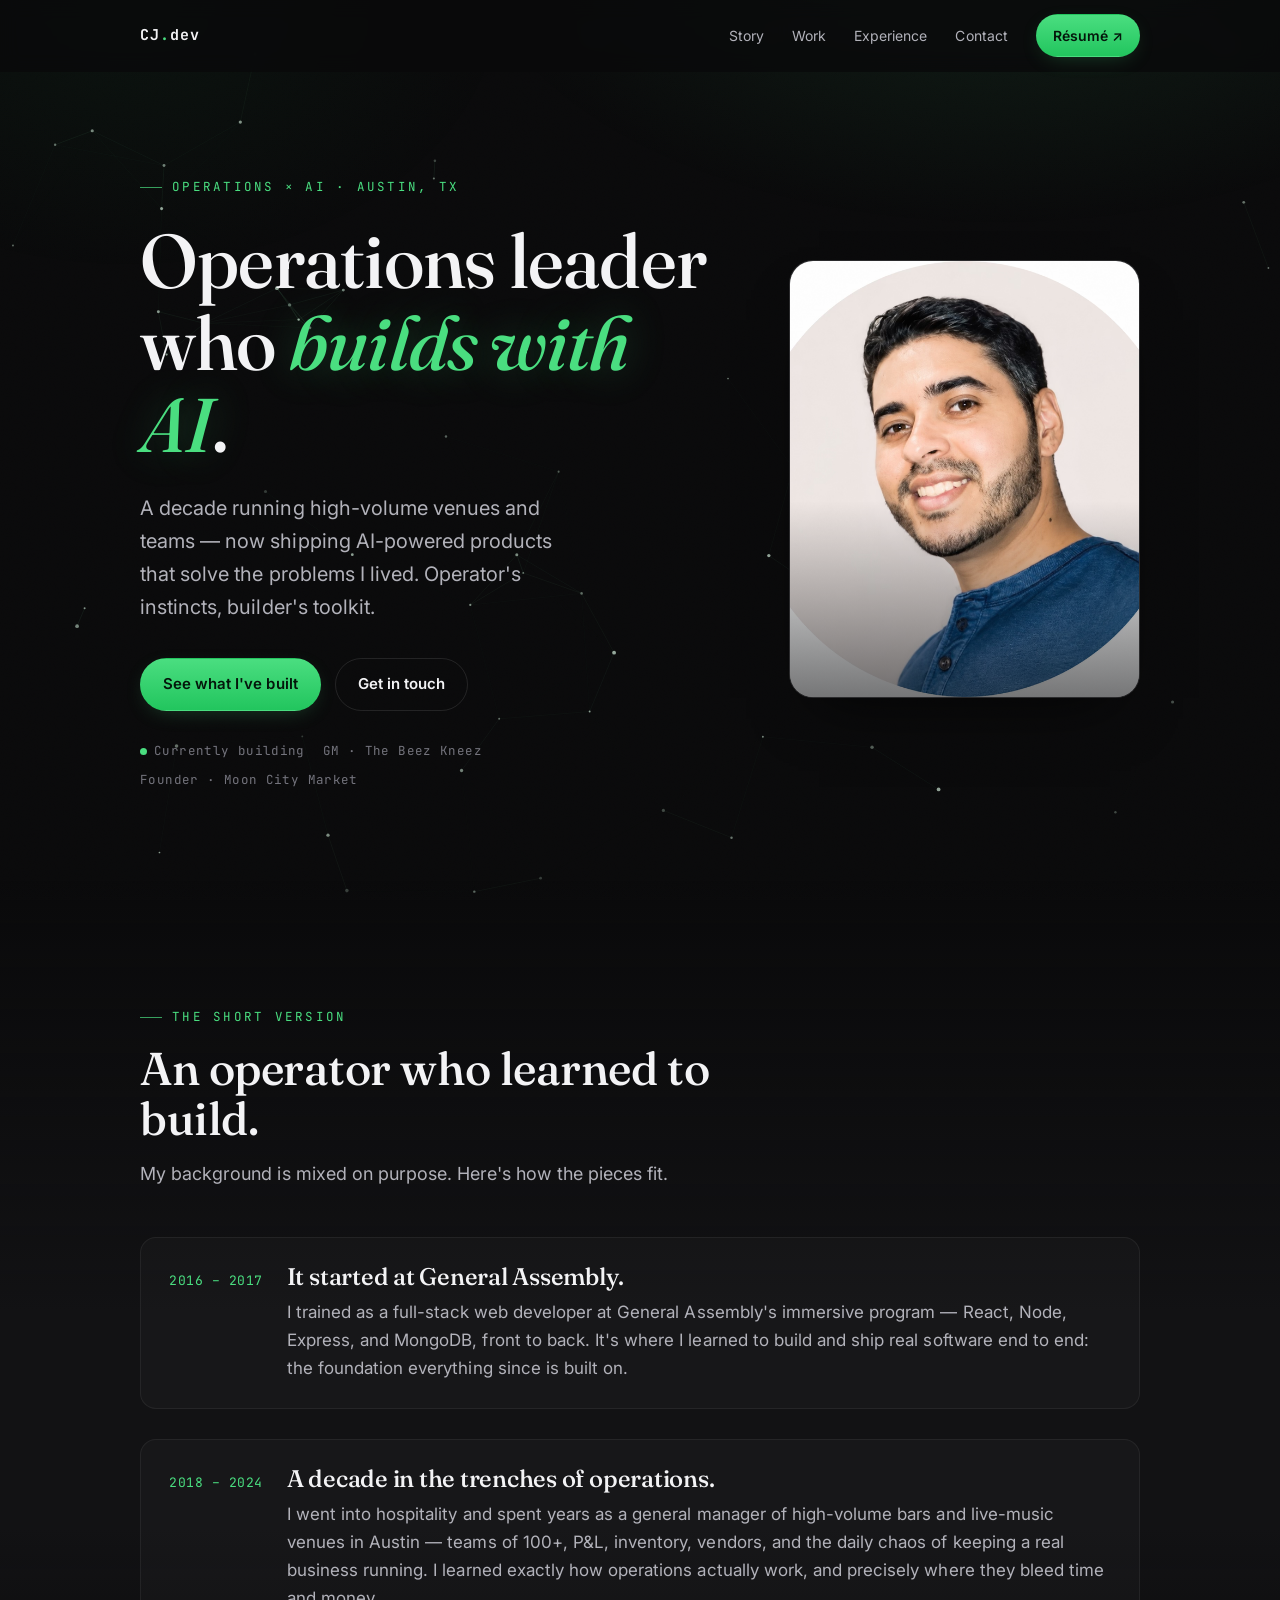
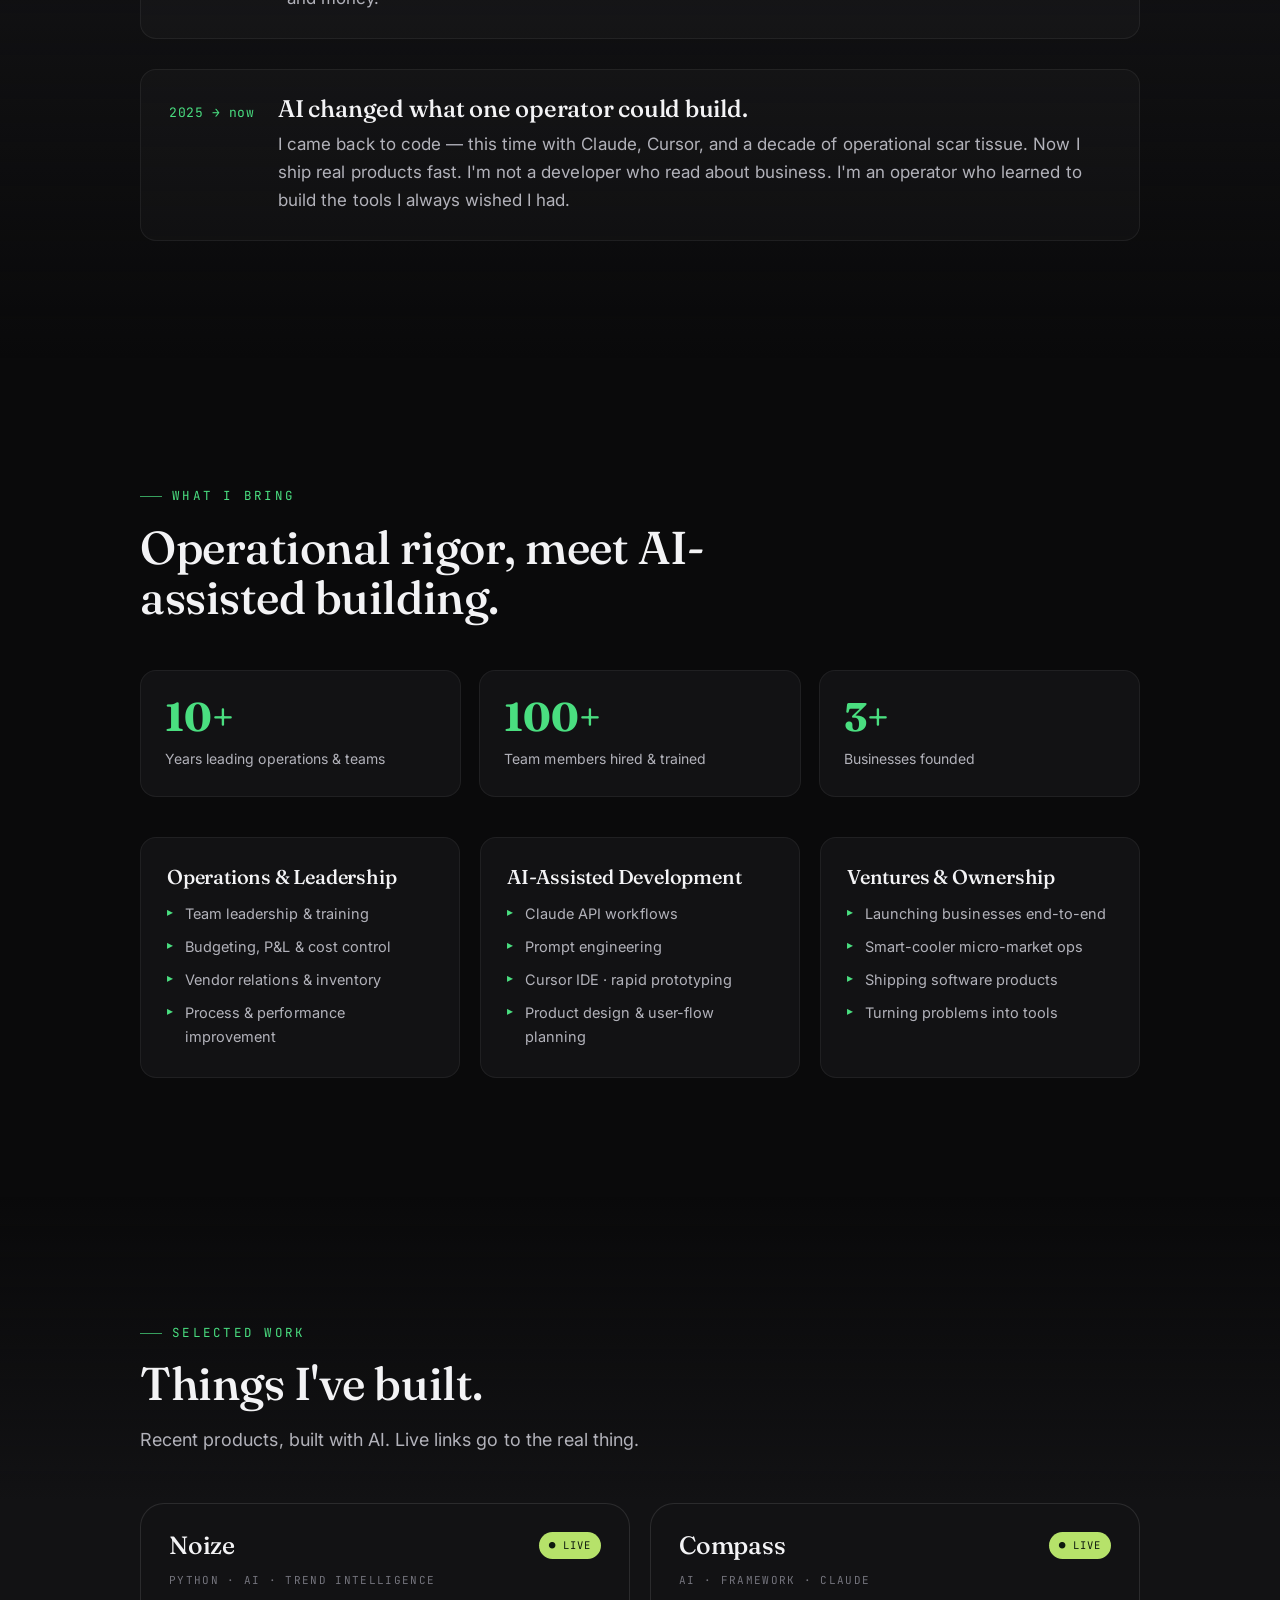
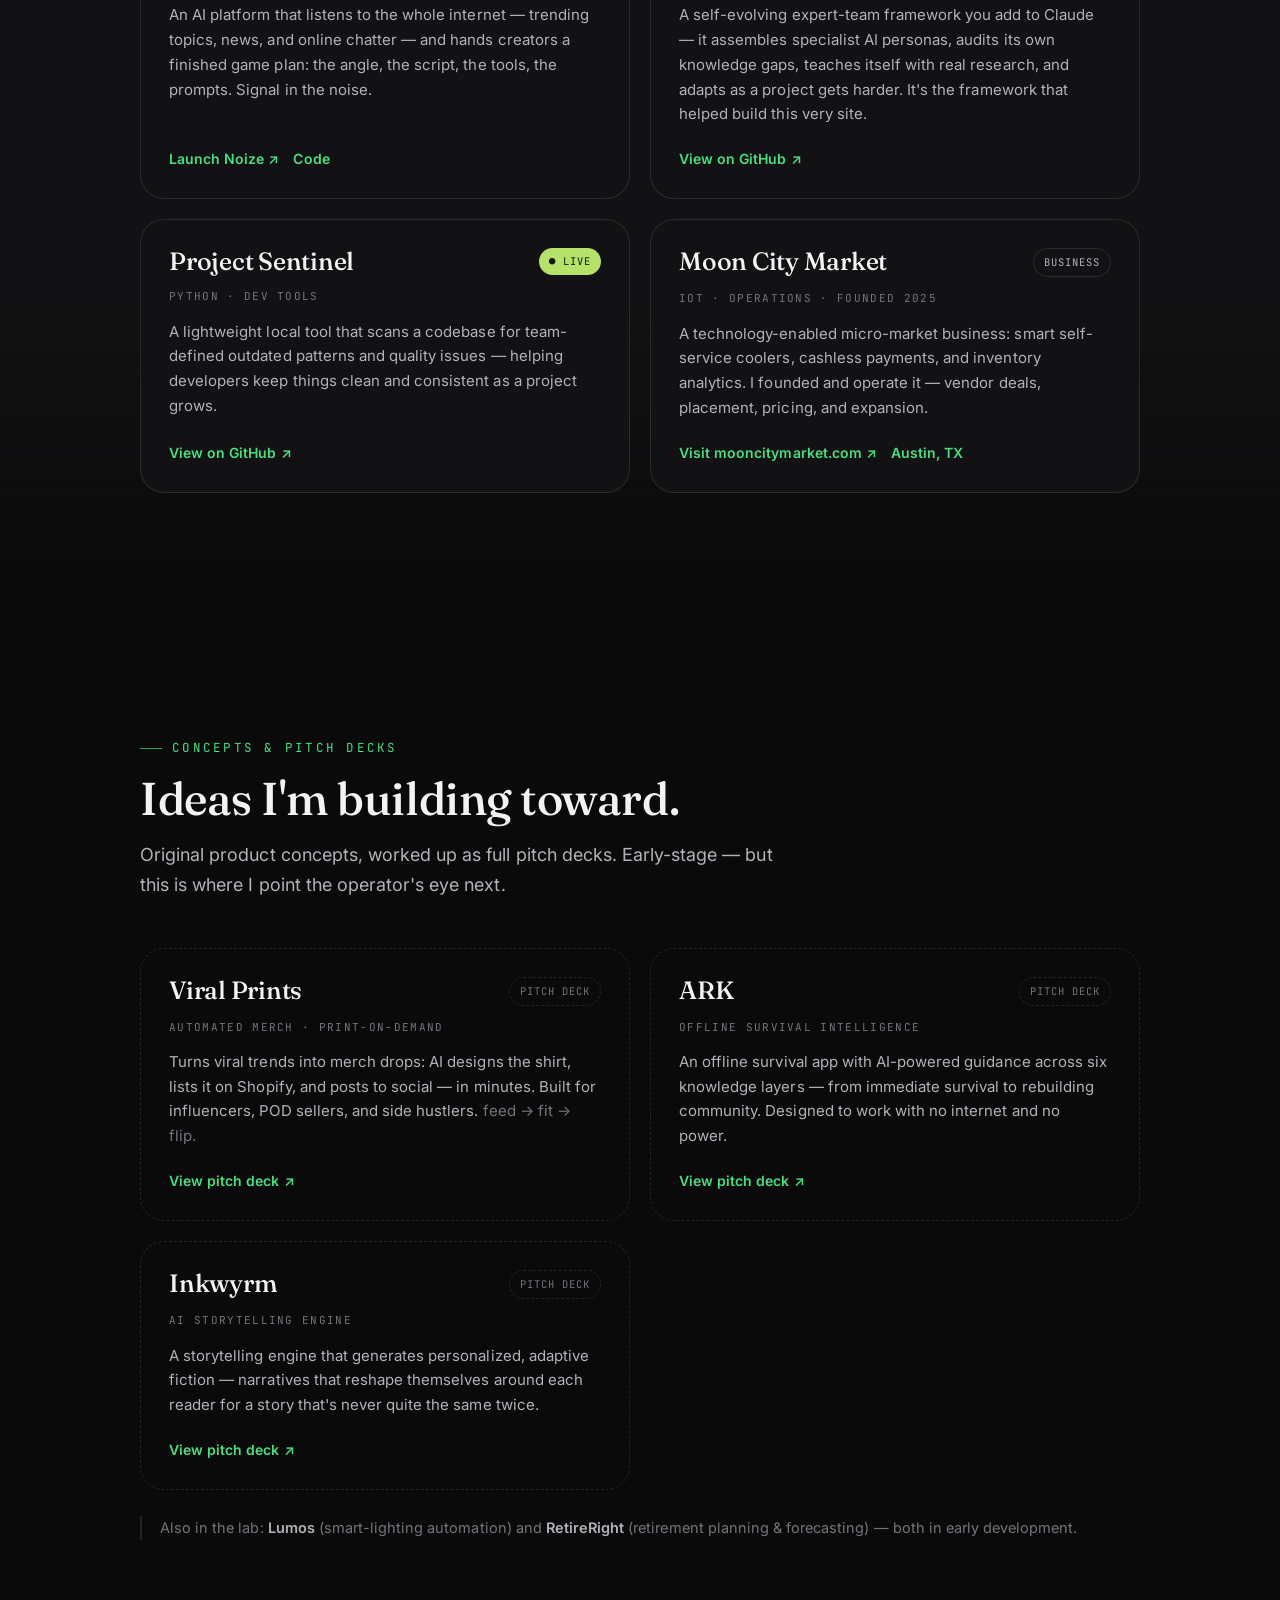
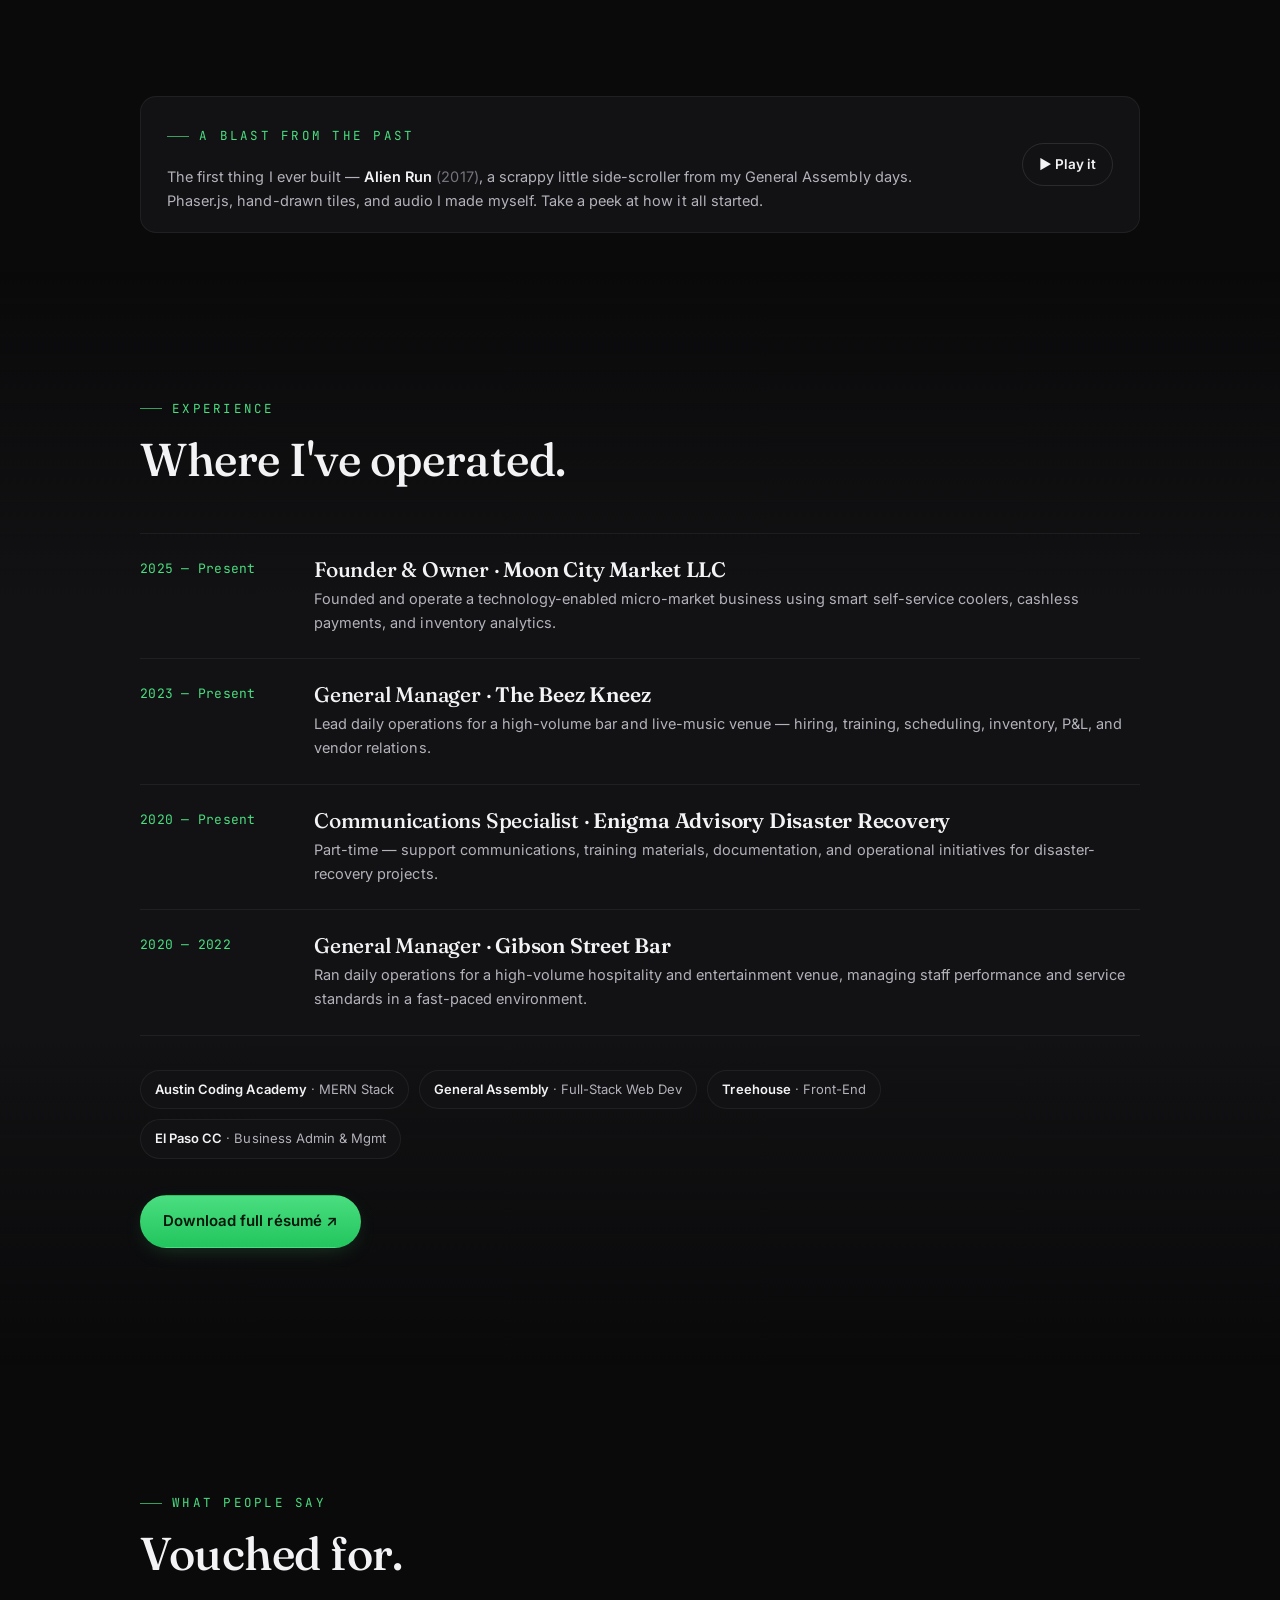
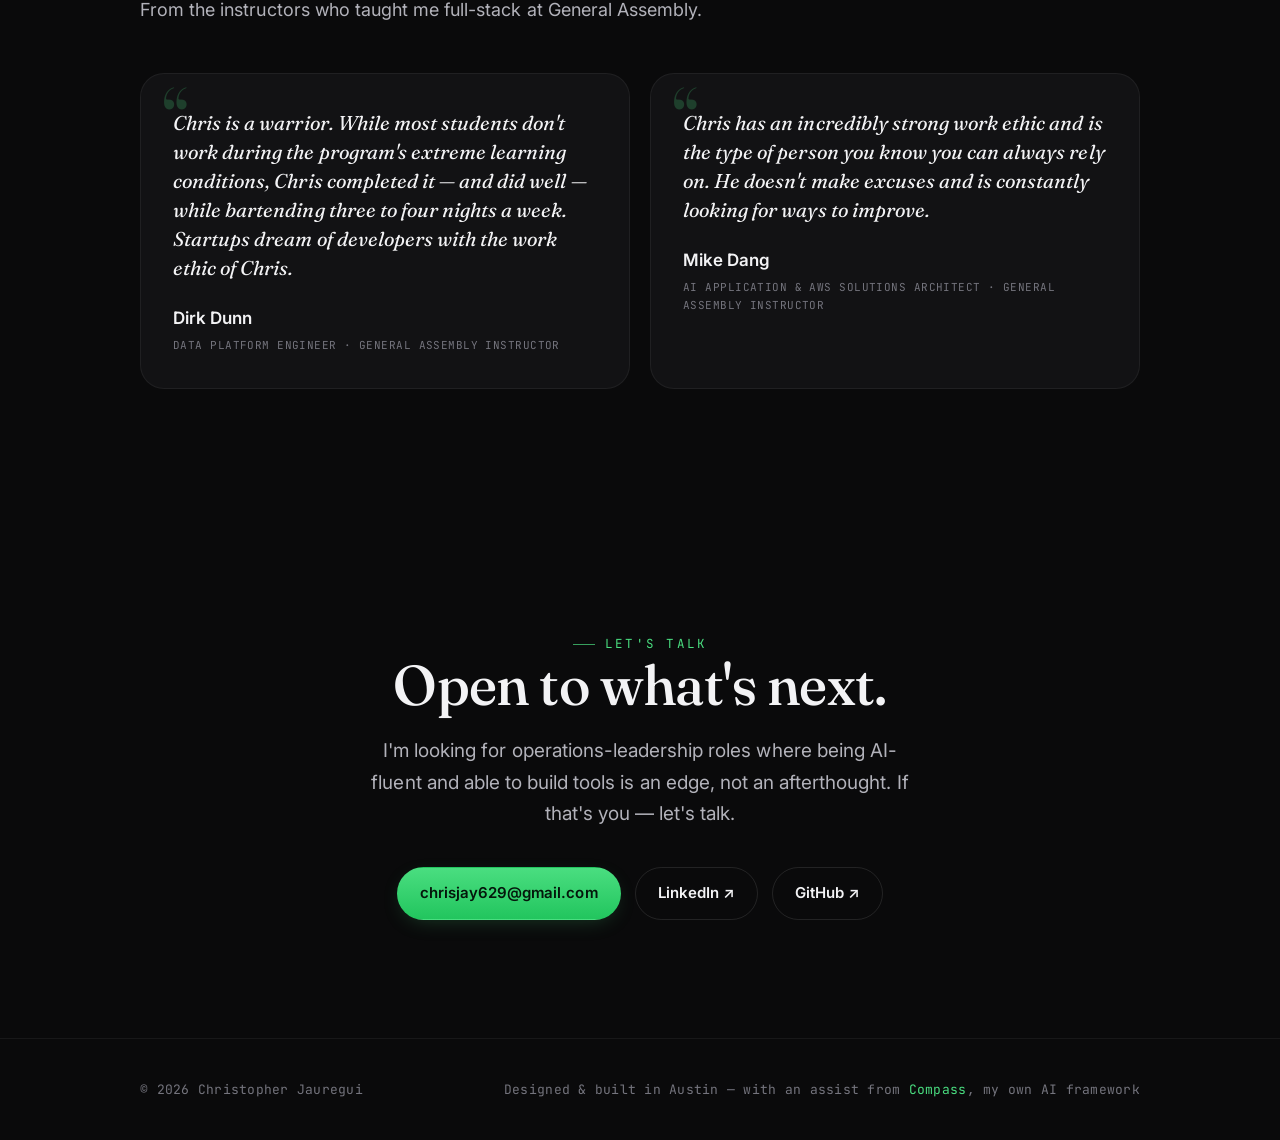
<file: index.html>
<!DOCTYPE html>
<html lang="en">
<head>
  <meta charset="UTF-8" />
  <meta name="viewport" content="width=device-width, initial-scale=1" />
  <title>Christopher Jauregui — Operations Leader &amp; AI Builder</title>
  <meta name="description" content="Christopher Jauregui — operations leader and entrepreneur in Austin, TX who builds AI-powered products. A decade running high-volume venues, now shipping software with AI." />
  <meta name="robots" content="index, follow" />
  <link rel="shortcut icon" href="img/headshot.png" />

  <!-- Open Graph -->
  <meta property="og:title" content="Christopher Jauregui — Operations Leader &amp; AI Builder" />
  <meta property="og:description" content="An operator who learned to build. A decade running high-volume venues, now shipping AI-powered products." />
  <meta property="og:type" content="website" />

  <!-- Fonts -->
  <link rel="preconnect" href="https://fonts.googleapis.com" />
  <link rel="preconnect" href="https://fonts.gstatic.com" crossorigin />
  <link href="https://fonts.googleapis.com/css2?family=Fraunces:ital,opsz,wght@0,9..144,400;0,9..144,500;1,9..144,500&family=Inter:wght@400;500;600;700&family=JetBrains+Mono:wght@400;700&display=swap" rel="stylesheet" />

  <link rel="stylesheet" href="css/site.css" />
</head>
<body>

  <!-- Ambient floating-node network -->
  <canvas id="bg-nodes" aria-hidden="true"></canvas>

  <!-- ============ NAV ============ -->
  <nav class="nav" id="nav">
    <div class="nav__inner">
      <a href="#top" class="mono-logo">CJ<b>.</b>dev</a>
      <div class="nav__links">
        <a href="#story">Story</a>
        <a href="#work">Work</a>
        <a href="#experience">Experience</a>
        <a href="#contact">Contact</a>
        <a href="resume.pdf" class="btn btn-primary btn-sm" target="_blank" rel="noopener">Résumé ↗</a>
      </div>
    </div>
  </nav>

  <!-- ============ HERO ============ -->
  <header class="hero" id="top">
    <div class="wrap hero__grid">
      <div>
        <span class="kicker">Operations × AI · Austin, TX</span>
        <h1>Operations leader who <span class="em">builds with AI</span>.</h1>
        <p class="hero__sub">A decade running high-volume venues and teams — now shipping AI-powered products that solve the problems I lived. Operator's instincts, builder's toolkit.</p>
        <div class="hero__cta">
          <a href="#work" class="btn btn-primary">See what I've built</a>
          <a href="#contact" class="btn btn-ghost">Get in touch</a>
        </div>
        <div class="hero__status">
          <span><span class="pulse"></span>Currently building</span>
          <span>GM · The Beez Kneez</span>
          <span>Founder · Moon City Market</span>
        </div>
      </div>
      <div class="portrait reveal">
        <img src="img/headshot.png" alt="Christopher Jauregui" />
      </div>
    </div>
  </header>

  <main>

    <!-- ============ STORY ============ -->
    <section class="story" id="story">
      <div class="wrap">
        <div class="sec-head reveal">
          <span class="kicker">The short version</span>
          <h2>An operator who learned to build.</h2>
          <p>My background is mixed on purpose. Here's how the pieces fit.</p>
        </div>

        <div class="story__beats">
          <div class="beat reveal">
            <div class="beat__yr">2016 – 2017</div>
            <div>
              <h3>It started at General Assembly.</h3>
              <p>I trained as a full-stack web developer at General Assembly's immersive program — React, Node, Express, and MongoDB, front to back. It's where I learned to build and ship real software end to end: the foundation everything since is built on.</p>
            </div>
          </div>
          <div class="beat reveal">
            <div class="beat__yr">2018 – 2024</div>
            <div>
              <h3>A decade in the trenches of operations.</h3>
              <p>I went into hospitality and spent years as a general manager of high-volume bars and live-music venues in Austin — teams of 100+, P&amp;L, inventory, vendors, and the daily chaos of keeping a real business running. I learned exactly how operations actually work, and precisely where they bleed time and money.</p>
            </div>
          </div>
          <div class="beat reveal">
            <div class="beat__yr">2025 → now</div>
            <div>
              <h3>AI changed what one operator could build.</h3>
              <p>I came back to code — this time with Claude, Cursor, and a decade of operational scar tissue. Now I ship real products fast. I'm not a developer who read about business. I'm an operator who learned to build the tools I always wished I had.</p>
            </div>
          </div>
        </div>
      </div>
    </section>

    <!-- ============ WHAT I DO ============ -->
    <section id="do">
      <div class="wrap">
        <div class="sec-head reveal">
          <span class="kicker">What I bring</span>
          <h2>Operational rigor, meet AI-assisted building.</h2>
        </div>

        <div class="stats reveal">
          <div class="stat"><b>10+</b><span>Years leading operations &amp; teams</span></div>
          <div class="stat"><b>100+</b><span>Team members hired &amp; trained</span></div>
          <div class="stat"><b>3+</b><span>Businesses founded</span></div>
        </div>

        <div class="caps">
          <div class="cap reveal">
            <h3>Operations &amp; Leadership</h3>
            <ul>
              <li>Team leadership &amp; training</li>
              <li>Budgeting, P&amp;L &amp; cost control</li>
              <li>Vendor relations &amp; inventory</li>
              <li>Process &amp; performance improvement</li>
            </ul>
          </div>
          <div class="cap reveal">
            <h3>AI-Assisted Development</h3>
            <ul>
              <li>Claude API workflows</li>
              <li>Prompt engineering</li>
              <li>Cursor IDE · rapid prototyping</li>
              <li>Product design &amp; user-flow planning</li>
            </ul>
          </div>
          <div class="cap reveal">
            <h3>Ventures &amp; Ownership</h3>
            <ul>
              <li>Launching businesses end-to-end</li>
              <li>Smart-cooler micro-market ops</li>
              <li>Shipping software products</li>
              <li>Turning problems into tools</li>
            </ul>
          </div>
        </div>
      </div>
    </section>

    <!-- ============ WORK ============ -->
    <section id="work" style="background: linear-gradient(180deg, transparent, var(--bg-2) 30%, var(--bg-2) 70%, transparent);">
      <div class="wrap">
        <div class="sec-head reveal">
          <span class="kicker">Selected work</span>
          <h2>Things I've built.</h2>
          <p>Recent products, built with AI. Live links go to the real thing.</p>
        </div>

        <div class="cards">

          <article class="card reveal">
            <div class="card__top">
              <h3>Noize</h3>
              <span class="badge badge-live">Live</span>
            </div>
            <div class="card__tag">Python · AI · Trend Intelligence</div>
            <p>An AI platform that listens to the whole internet — trending topics, news, and online chatter — and hands creators a finished game plan: the angle, the script, the tools, the prompts. Signal in the noise.</p>
            <div class="card__foot">
              <a class="card__link" href="https://noize-production.up.railway.app/" target="_blank" rel="noopener">Launch Noize ↗</a>
              <a class="card__link dim" href="https://github.com/chrisjay629/NOIZE" target="_blank" rel="noopener">Code</a>
            </div>
          </article>

          <article class="card reveal">
            <div class="card__top">
              <h3>Compass</h3>
              <span class="badge badge-live">Live</span>
            </div>
            <div class="card__tag">AI · Framework · Claude</div>
            <p>A self-evolving expert-team framework you add to Claude — it assembles specialist AI personas, audits its own knowledge gaps, teaches itself with real research, and adapts as a project gets harder. It's the framework that helped build this very site.</p>
            <div class="card__foot">
              <a class="card__link" href="https://github.com/chrisjay629/compass" target="_blank" rel="noopener">View on GitHub ↗</a>
            </div>
          </article>

          <article class="card reveal">
            <div class="card__top">
              <h3>Project Sentinel</h3>
              <span class="badge badge-live">Live</span>
            </div>
            <div class="card__tag">Python · Dev Tools</div>
            <p>A lightweight local tool that scans a codebase for team-defined outdated patterns and quality issues — helping developers keep things clean and consistent as a project grows.</p>
            <div class="card__foot">
              <a class="card__link" href="https://github.com/chrisjay629/project-sentinel" target="_blank" rel="noopener">View on GitHub ↗</a>
            </div>
          </article>

          <article class="card reveal">
            <div class="card__top">
              <h3>Moon City Market</h3>
              <span class="badge badge-biz">Business</span>
            </div>
            <div class="card__tag">IoT · Operations · Founded 2025</div>
            <p>A technology-enabled micro-market business: smart self-service coolers, cashless payments, and inventory analytics. I founded and operate it — vendor deals, placement, pricing, and expansion.</p>
            <div class="card__foot">
              <a class="card__link" href="https://www.mooncitymarket.com/" target="_blank" rel="noopener">Visit mooncitymarket.com ↗</a>
              <span class="card__link dim">Austin, TX</span>
            </div>
          </article>

        </div>
      </div>
    </section>

    <!-- ============ CONCEPTS / PITCH DECKS ============ -->
    <section id="concepts">
      <div class="wrap">
        <div class="sec-head reveal">
          <span class="kicker">Concepts &amp; pitch decks</span>
          <h2>Ideas I'm building toward.</h2>
          <p>Original product concepts, worked up as full pitch decks. Early-stage — but this is where I point the operator's eye next.</p>
        </div>

        <div class="cards">

          <article class="card card--concept reveal">
            <div class="card__top">
              <h3>Viral Prints</h3>
              <span class="badge badge-concept">Pitch deck</span>
            </div>
            <div class="card__tag">Automated Merch · Print-on-Demand</div>
            <p>Turns viral trends into merch drops: AI designs the shirt, lists it on Shopify, and posts to social — in minutes. Built for influencers, POD sellers, and side hustlers. <span class="dim">feed → fit → flip.</span></p>
            <div class="card__foot">
              <a class="card__link" href="decks/viral-prints.html" target="_blank" rel="noopener">View pitch deck ↗</a>
            </div>
          </article>

          <article class="card card--concept reveal">
            <div class="card__top">
              <h3>ARK</h3>
              <span class="badge badge-concept">Pitch deck</span>
            </div>
            <div class="card__tag">Offline Survival Intelligence</div>
            <p>An offline survival app with AI-powered guidance across six knowledge layers — from immediate survival to rebuilding community. Designed to work with no internet and no power.</p>
            <div class="card__foot">
              <a class="card__link" href="decks/ark.html" target="_blank" rel="noopener">View pitch deck ↗</a>
            </div>
          </article>

          <article class="card card--concept reveal">
            <div class="card__top">
              <h3>Inkwyrm</h3>
              <span class="badge badge-concept">Pitch deck</span>
            </div>
            <div class="card__tag">AI Storytelling Engine</div>
            <p>A storytelling engine that generates personalized, adaptive fiction — narratives that reshape themselves around each reader for a story that's never quite the same twice.</p>
            <div class="card__foot">
              <a class="card__link" href="decks/inkwyrm.html" target="_blank" rel="noopener">View pitch deck ↗</a>
            </div>
          </article>

        </div>

        <p class="also-exploring reveal">Also in the lab: <b>Lumos</b> (smart-lighting automation) and <b>RetireRight</b> (retirement planning &amp; forecasting) — both in early development.</p>
      </div>
    </section>

    <!-- ============ ORIGIN / ALIEN RUN (light aside) ============ -->
    <section id="origin" class="origin-snippet">
      <div class="wrap">
        <div class="snippet reveal">
          <div class="snippet__text">
            <span class="kicker">A blast from the past</span>
            <p>The first thing I ever built — <b>Alien Run</b> <span class="dim">(2017)</span>, a scrappy little side-scroller from my General Assembly days. Phaser.js, hand-drawn tiles, and audio I made myself. Take a peek at how it all started.</p>
          </div>
          <a href="https://chrisjay629.github.io/AdventureGame.github.io/" class="btn btn-ghost btn-sm" target="_blank" rel="noopener">▶ Play it</a>
        </div>
      </div>
    </section>

    <!-- ============ EXPERIENCE ============ -->
    <section id="experience" style="background: linear-gradient(180deg, transparent, var(--bg-2) 30%, var(--bg-2) 70%, transparent);">
      <div class="wrap">
        <div class="sec-head reveal">
          <span class="kicker">Experience</span>
          <h2>Where I've operated.</h2>
        </div>

        <div class="tl">
          <div class="tl__row reveal">
            <div class="tl__when">2025 — Present</div>
            <div class="tl__what">
              <h3>Founder &amp; Owner · <span class="org">Moon City Market LLC</span></h3>
              <p>Founded and operate a technology-enabled micro-market business using smart self-service coolers, cashless payments, and inventory analytics.</p>
            </div>
          </div>
          <div class="tl__row reveal">
            <div class="tl__when">2023 — Present</div>
            <div class="tl__what">
              <h3>General Manager · <span class="org">The Beez Kneez</span></h3>
              <p>Lead daily operations for a high-volume bar and live-music venue — hiring, training, scheduling, inventory, P&amp;L, and vendor relations.</p>
            </div>
          </div>
          <div class="tl__row reveal">
            <div class="tl__when">2020 — Present</div>
            <div class="tl__what">
              <h3>Communications Specialist · <span class="org">Enigma Advisory Disaster Recovery</span></h3>
              <p>Part-time — support communications, training materials, documentation, and operational initiatives for disaster-recovery projects.</p>
            </div>
          </div>
          <div class="tl__row reveal">
            <div class="tl__when">2020 — 2022</div>
            <div class="tl__what">
              <h3>General Manager · <span class="org">Gibson Street Bar</span></h3>
              <p>Ran daily operations for a high-volume hospitality and entertainment venue, managing staff performance and service standards in a fast-paced environment.</p>
            </div>
          </div>
        </div>

        <div class="edu reveal">
          <span><b>Austin Coding Academy</b> · MERN Stack</span>
          <span><b>General Assembly</b> · Full-Stack Web Dev</span>
          <span><b>Treehouse</b> · Front-End</span>
          <span><b>El Paso CC</b> · Business Admin &amp; Mgmt</span>
        </div>

        <div style="margin-top:36px;">
          <a href="resume.pdf" class="btn btn-primary" target="_blank" rel="noopener">Download full résumé ↗</a>
        </div>
      </div>
    </section>

    <!-- ============ TESTIMONIALS ============ -->
    <section id="voices">
      <div class="wrap">
        <div class="sec-head reveal">
          <span class="kicker">What people say</span>
          <h2>Vouched for.</h2>
          <p>From the instructors who taught me full-stack at General Assembly.</p>
        </div>
        <div class="quotes">
          <figure class="quote reveal">
            <blockquote>Chris is a warrior. While most students don't work during the program's extreme learning conditions, Chris completed it — and did well — while bartending three to four nights a week. Startups dream of developers with the work ethic of Chris.</blockquote>
            <figcaption>
              <span class="q-name">Dirk Dunn</span>
              <span class="q-role">Data Platform Engineer · General Assembly instructor</span>
            </figcaption>
          </figure>
          <figure class="quote reveal">
            <blockquote>Chris has an incredibly strong work ethic and is the type of person you know you can always rely on. He doesn't make excuses and is constantly looking for ways to improve.</blockquote>
            <figcaption>
              <span class="q-name">Mike Dang</span>
              <span class="q-role">AI Application &amp; AWS Solutions Architect · General Assembly instructor</span>
            </figcaption>
          </figure>
        </div>
      </div>
    </section>

    <!-- ============ CONTACT ============ -->
    <section class="contact" id="contact">
      <div class="wrap">
        <span class="kicker" style="justify-content:center;">Let's talk</span>
        <h2>Open to what's next.</h2>
        <p>I'm looking for operations-leadership roles where being AI-fluent and able to build tools is an edge, not an afterthought. If that's you — let's talk.</p>
        <div class="contact__btns">
          <a href="mailto:chrisjay629@gmail.com" class="btn btn-primary">chrisjay629@gmail.com</a>
          <a href="https://www.linkedin.com/in/christopherjauregui/" class="btn btn-ghost" target="_blank" rel="noopener">LinkedIn ↗</a>
          <a href="https://github.com/chrisjay629" class="btn btn-ghost" target="_blank" rel="noopener">GitHub ↗</a>
        </div>
      </div>
    </section>

  </main>

  <footer>
    <div class="wrap">
      <p>© 2026 Christopher Jauregui</p>
      <p>Designed &amp; built in Austin — with an assist from <a href="https://github.com/chrisjay629/compass" target="_blank" rel="noopener" style="color:var(--accent);">Compass</a>, my own AI framework</p>
    </div>
  </footer>

  <script src="js/site.js"></script>
</body>
</html>
</file>
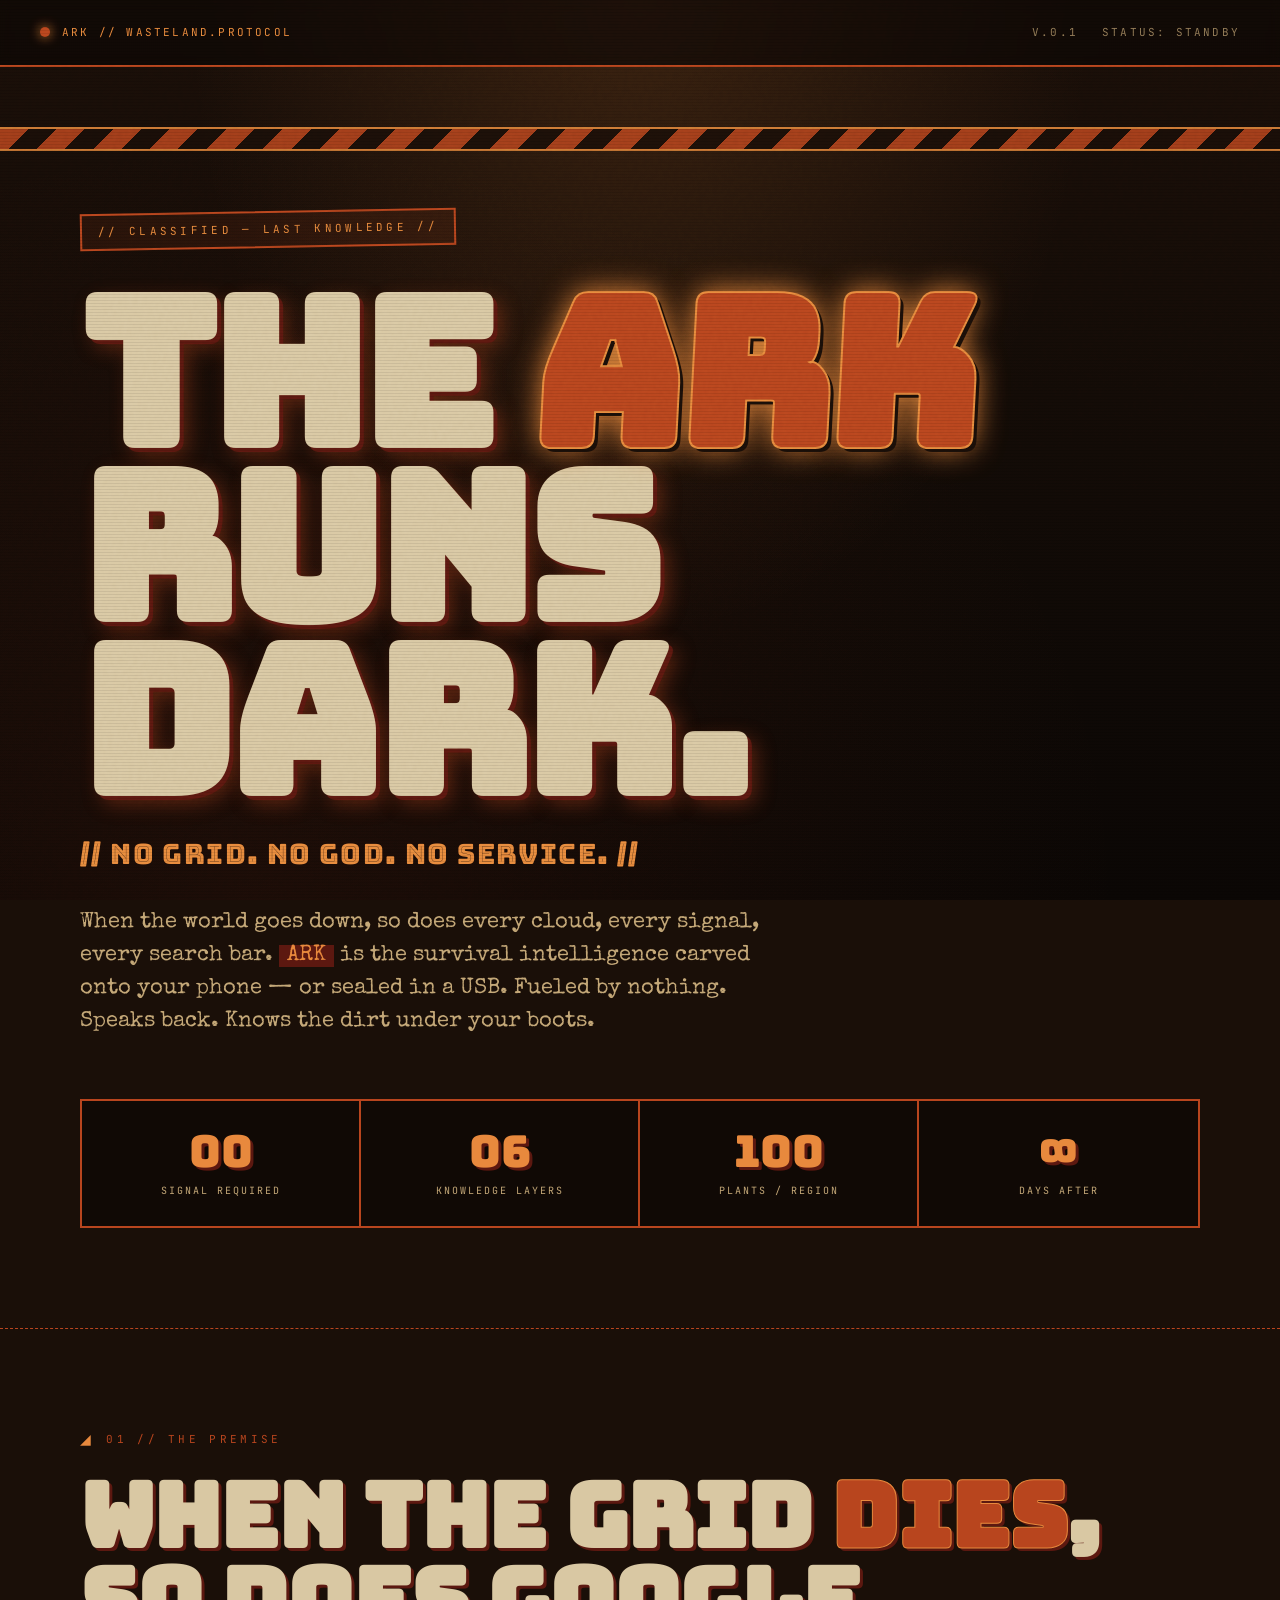
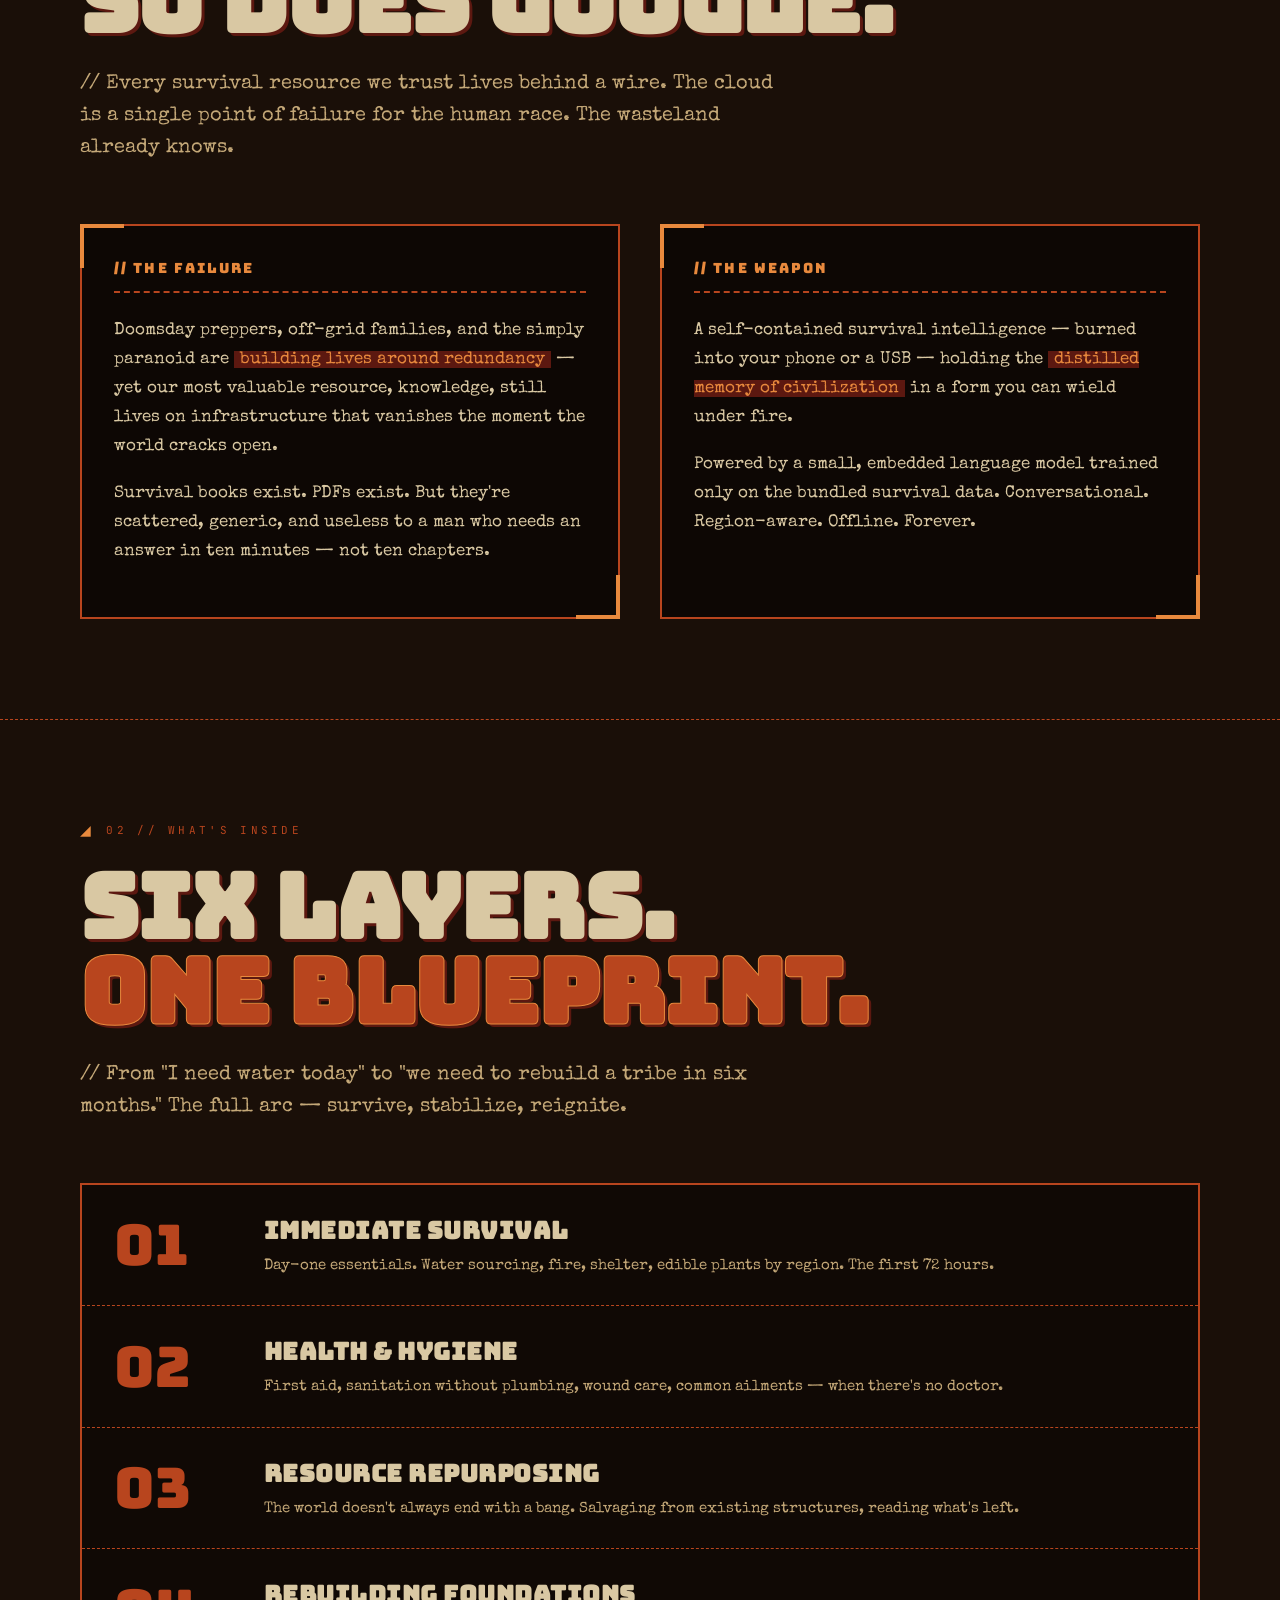
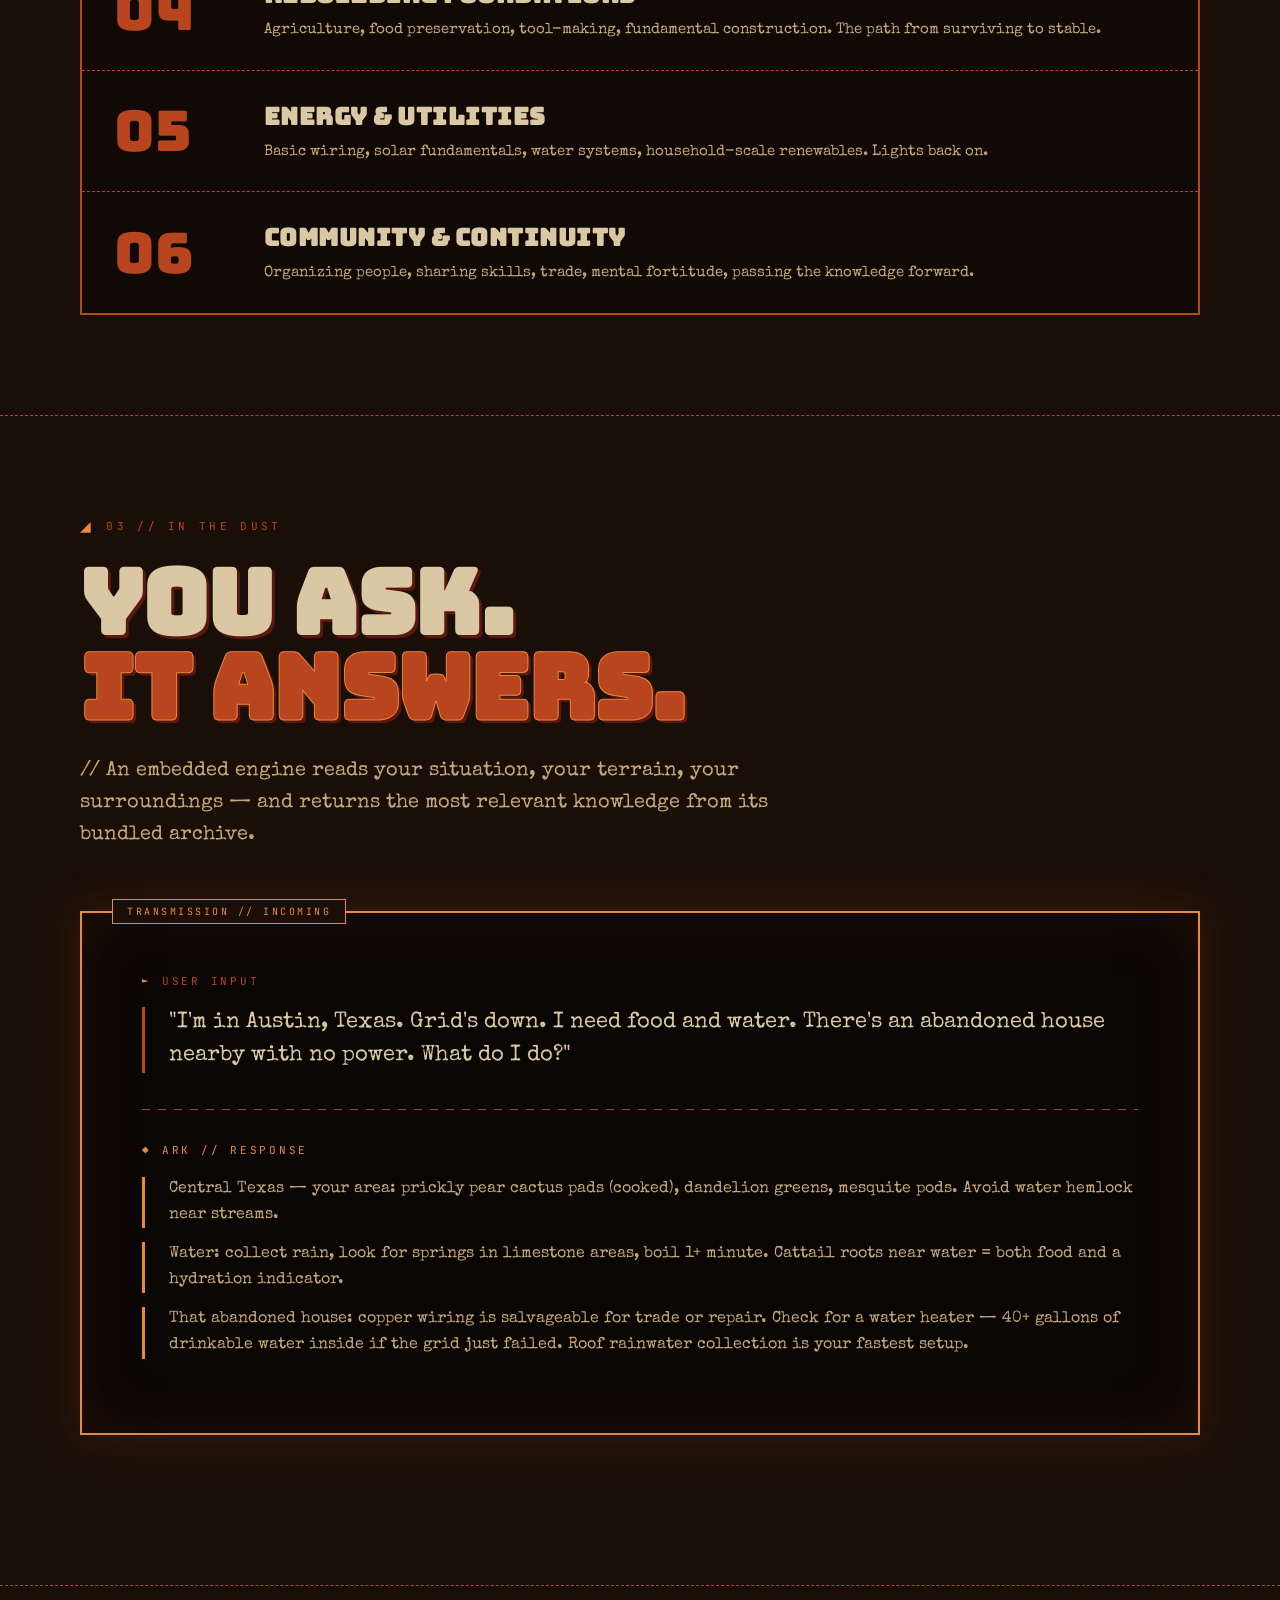
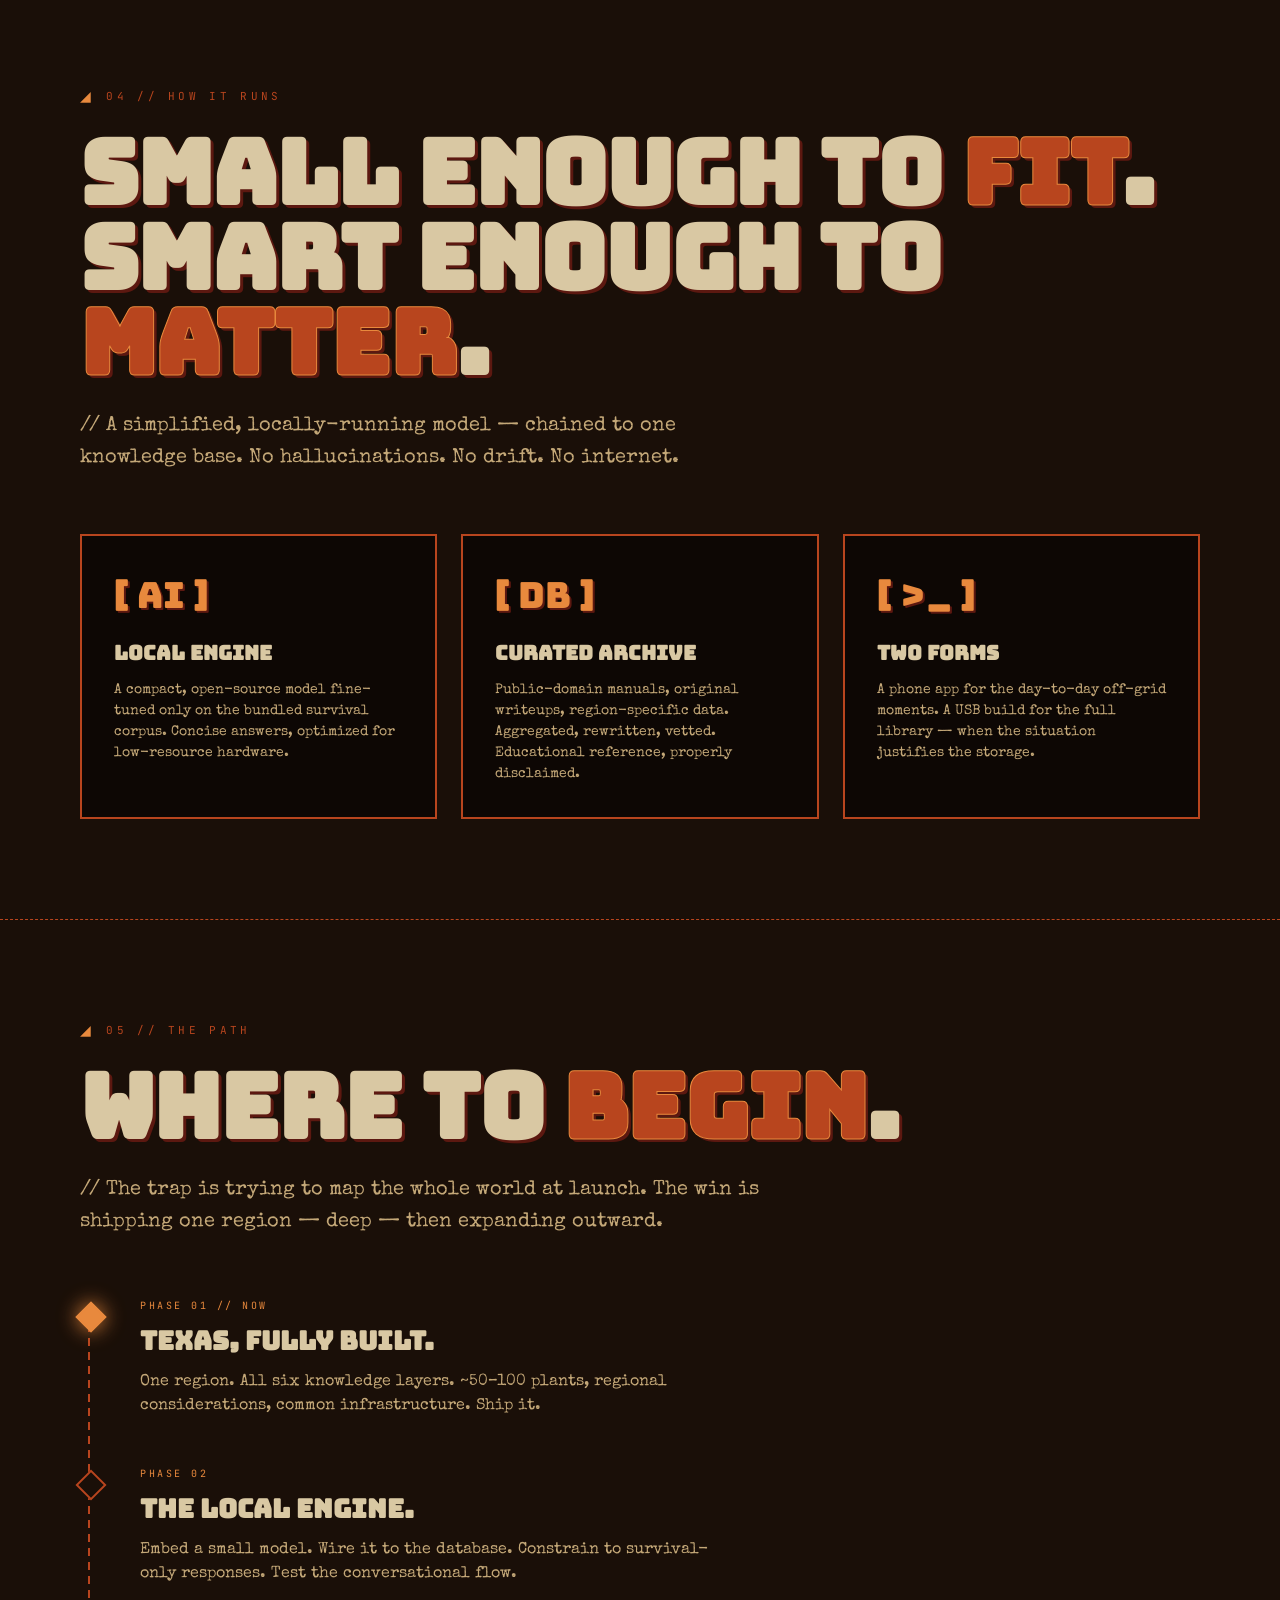
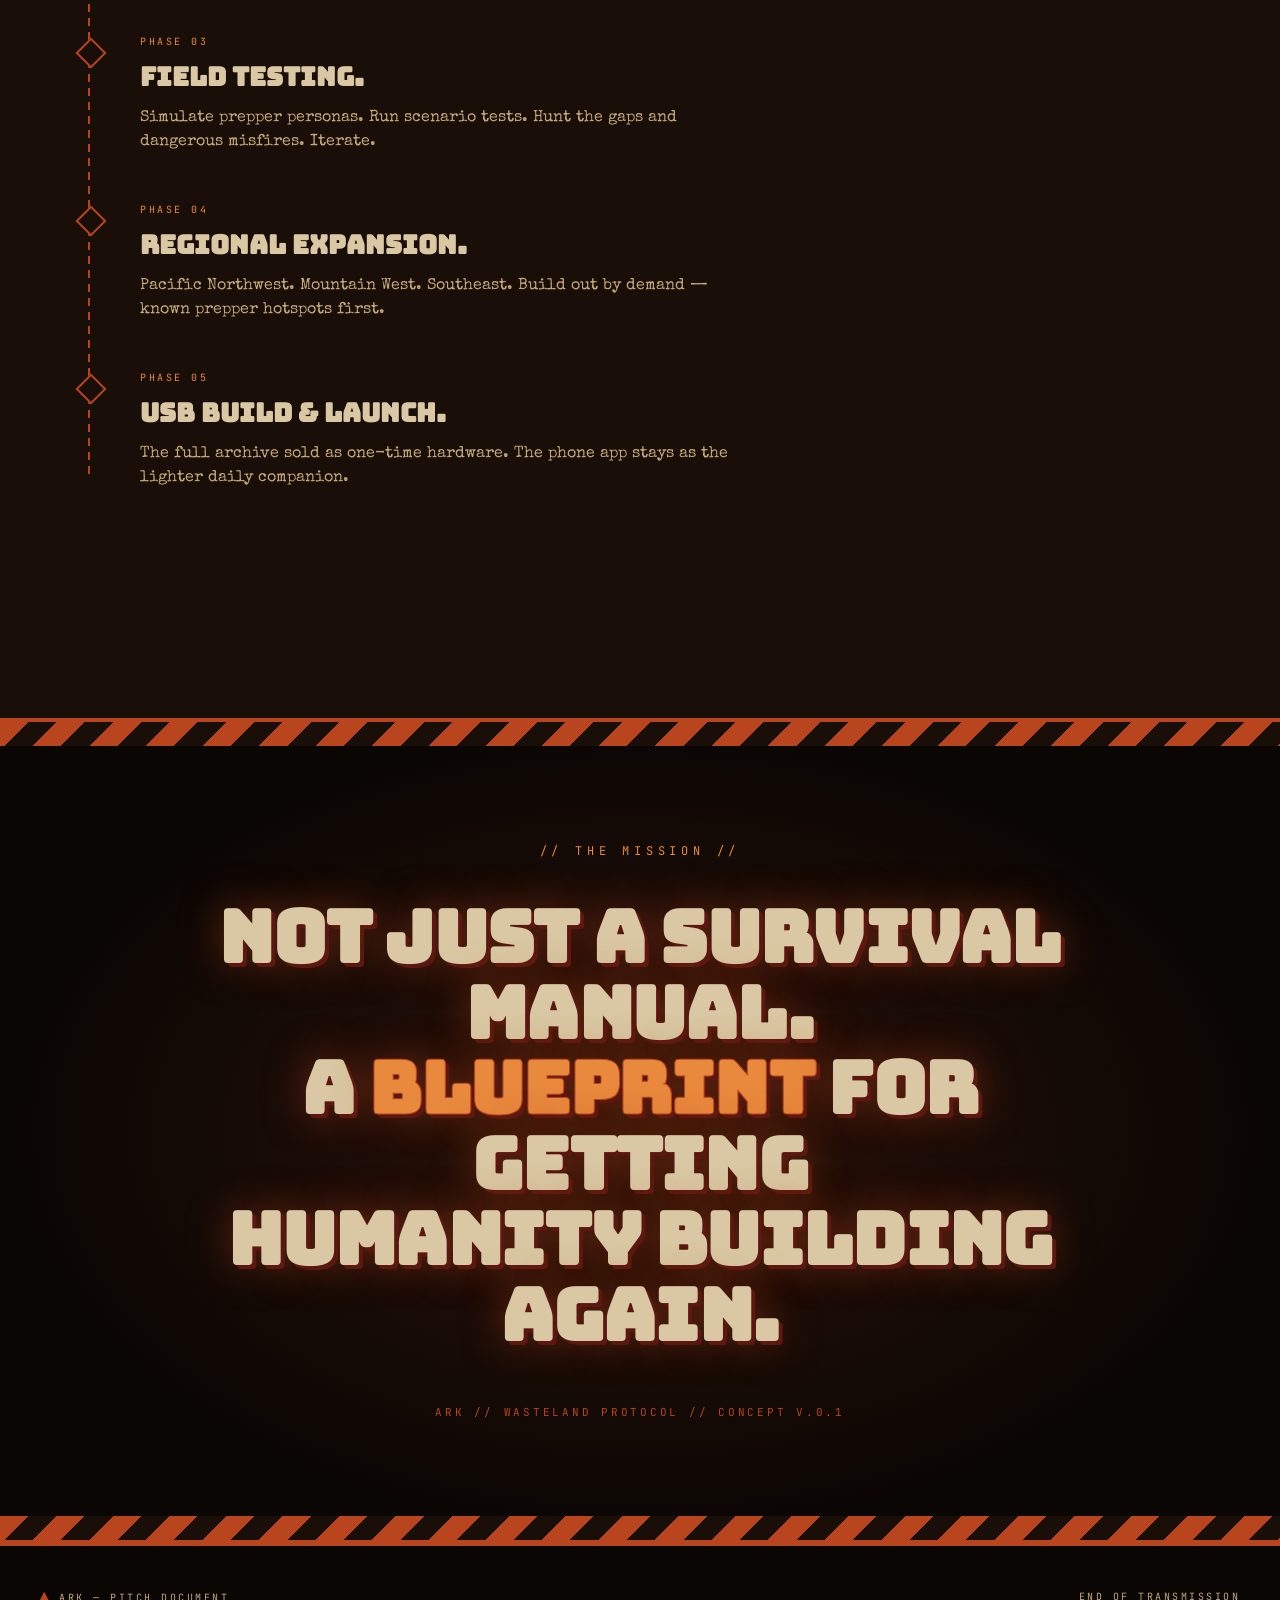
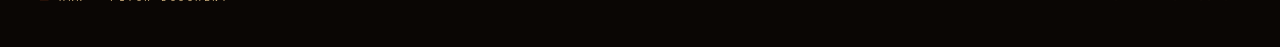
<file: decks/ark.html>
<!DOCTYPE html>
<html lang="en">
<head>
<meta charset="UTF-8" />
<meta name="viewport" content="width=device-width, initial-scale=1.0" />
<title>ARK // WASTELAND PROTOCOL</title>
<link rel="preconnect" href="https://fonts.googleapis.com">
<link rel="preconnect" href="https://fonts.gstatic.com" crossorigin>
<link href="https://fonts.googleapis.com/css2?family=Bungee&family=Bungee+Inline&family=Special+Elite&family=JetBrains+Mono:wght@400;700&display=swap" rel="stylesheet">
<style>
  :root {
    --rust: #b8451e;
    --rust-deep: #7a2e14;
    --bone: #d9c8a3;
    --sand: #c4a878;
    --char: #1a0f08;
    --black: #0a0604;
    --blood: #5c1810;
    --ember: #e8893d;
  }

  * { margin: 0; padding: 0; box-sizing: border-box; }
  html { scroll-behavior: smooth; }

  body {
    background: var(--char);
    color: var(--bone);
    font-family: 'Special Elite', monospace;
    overflow-x: hidden;
    line-height: 1.5;
    background-image:
      radial-gradient(ellipse at 50% 0%, rgba(232, 137, 61, 0.15) 0%, transparent 50%),
      radial-gradient(ellipse at 20% 100%, rgba(184, 69, 30, 0.1) 0%, transparent 60%),
      linear-gradient(180deg, #1a0f08 0%, #0a0604 100%);
    background-attachment: fixed;
    color-scheme: dark;
  }

  body::before {
    content: '';
    position: fixed;
    inset: 0;
    background-image: url("data:image/svg+xml,%3Csvg viewBox='0 0 200 200' xmlns='http://www.w3.org/2000/svg'%3E%3Cfilter id='n'%3E%3CfeTurbulence type='fractalNoise' baseFrequency='0.9' numOctaves='3' stitchTiles='stitch'/%3E%3CfeColorMatrix values='0 0 0 0 0.85 0 0 0 0 0.78 0 0 0 0 0.64 0 0 0 0.15 0'/%3E%3C/filter%3E%3Crect width='100%25' height='100%25' filter='url(%23n)'/%3E%3C/svg%3E");
    pointer-events: none;
    z-index: 100;
    mix-blend-mode: overlay;
    opacity: 0.7;
  }

  body::after {
    content: '';
    position: fixed;
    inset: 0;
    background: repeating-linear-gradient(
      0deg, transparent 0, transparent 2px,
      rgba(0,0,0,0.08) 2px, rgba(0,0,0,0.08) 3px);
    pointer-events: none;
    z-index: 99;
  }

  .container {
    position: relative;
    z-index: 2;
    max-width: 1200px;
    margin: 0 auto;
    padding: 0 40px;
  }

  header {
    padding: 24px 40px;
    border-bottom: 2px solid var(--rust);
    display: flex;
    justify-content: space-between;
    align-items: center;
    font-family: 'JetBrains Mono', monospace;
    font-size: 11px;
    letter-spacing: 0.2em;
    text-transform: uppercase;
    background: rgba(10, 6, 4, 0.6);
    backdrop-filter: blur(6px);
    position: sticky;
    top: 0;
    z-index: 10;
  }
  .header-mark { display: flex; align-items: center; gap: 12px; color: var(--ember); }
  .header-dot {
    width: 10px; height: 10px;
    background: var(--rust);
    border-radius: 50%;
    box-shadow: 0 0 12px var(--ember);
    animation: flicker 3s infinite;
  }
  @keyframes flicker {
    0%, 92%, 100% { opacity: 1; }
    93% { opacity: 0.3; }
    94% { opacity: 1; }
    96% { opacity: 0.5; }
    97% { opacity: 1; }
  }
  .header-meta { color: var(--sand); opacity: 0.7; display: flex; gap: 24px; }

  .hero { padding: 60px 0 100px; position: relative; }

  .hazard {
    height: 24px;
    background: repeating-linear-gradient(135deg,
      var(--rust) 0, var(--rust) 20px,
      var(--char) 20px, var(--char) 40px);
    margin-bottom: 60px;
    opacity: 0.85;
    border-top: 2px solid var(--ember);
    border-bottom: 2px solid var(--ember);
  }

  .hero-stamp {
    display: inline-block;
    font-family: 'JetBrains Mono', monospace;
    font-size: 11px;
    letter-spacing: 0.3em;
    text-transform: uppercase;
    padding: 8px 16px;
    border: 2px solid var(--rust);
    color: var(--ember);
    margin-bottom: 40px;
    transform: rotate(-1deg);
    background: rgba(184, 69, 30, 0.1);
  }

  .hero h1 {
    font-family: 'Bungee', sans-serif;
    font-size: clamp(80px, 16vw, 220px);
    line-height: 0.85;
    letter-spacing: -0.02em;
    color: var(--bone);
    margin-bottom: 24px;
    text-shadow: 4px 4px 0 var(--blood), 8px 8px 20px rgba(184, 69, 30, 0.4);
    position: relative;
  }
  .hero h1 .accent {
    color: var(--rust);
    -webkit-text-stroke: 2px var(--ember);
    text-shadow: 4px 4px 0 var(--char), 0 0 30px var(--ember);
  }
  .hero h1 .crack { display: inline-block; transform: skewX(-3deg); }

  .hero-tagline {
    font-family: 'Bungee Inline', sans-serif;
    font-size: 28px;
    color: var(--ember);
    letter-spacing: 0.05em;
    margin-bottom: 32px;
    text-transform: uppercase;
  }

  .hero-sub {
    font-family: 'Special Elite', monospace;
    font-size: 22px;
    max-width: 700px;
    line-height: 1.5;
    margin-bottom: 60px;
    color: var(--sand);
  }
  .hero-sub strong {
    color: var(--ember);
    font-weight: normal;
    background: var(--blood);
    padding: 0 8px;
  }

  .hero-grid {
    display: grid;
    grid-template-columns: repeat(4, 1fr);
    border: 2px solid var(--rust);
    background: rgba(0,0,0,0.4);
  }
  .hero-stat {
    padding: 28px 20px;
    border-right: 2px solid var(--rust);
    text-align: center;
  }
  .hero-stat:last-child { border-right: none; }
  .hero-stat-num {
    font-family: 'Bungee', sans-serif;
    font-size: 44px;
    color: var(--ember);
    line-height: 1;
    margin-bottom: 10px;
    text-shadow: 3px 3px 0 var(--blood);
  }
  .hero-stat-label {
    font-family: 'JetBrains Mono', monospace;
    font-size: 10px;
    letter-spacing: 0.2em;
    text-transform: uppercase;
    color: var(--sand);
  }

  .section {
    padding: 100px 0;
    border-top: 1px dashed var(--rust);
    position: relative;
  }
  .section-num {
    font-family: 'JetBrains Mono', monospace;
    font-size: 11px;
    letter-spacing: 0.3em;
    text-transform: uppercase;
    color: var(--rust);
    margin-bottom: 24px;
    display: flex;
    align-items: center;
    gap: 12px;
  }
  .section-num::before { content: '◢'; color: var(--ember); font-size: 14px; }
  .section-title {
    font-family: 'Bungee', sans-serif;
    font-size: clamp(48px, 7vw, 96px);
    line-height: 0.95;
    letter-spacing: -0.01em;
    text-transform: uppercase;
    margin-bottom: 24px;
    color: var(--bone);
    text-shadow: 3px 3px 0 var(--blood);
  }
  .section-title em {
    font-style: normal;
    color: var(--rust);
    -webkit-text-stroke: 1px var(--ember);
  }
  .section-lede {
    font-size: 20px;
    max-width: 700px;
    line-height: 1.6;
    margin-bottom: 60px;
    color: var(--sand);
  }

  .split { display: grid; grid-template-columns: 1fr 1fr; gap: 40px; }
  .split-block {
    border: 2px solid var(--rust);
    padding: 32px;
    background: rgba(0,0,0,0.5);
    position: relative;
  }
  .split-block::before {
    content: '';
    position: absolute;
    top: -2px; left: -2px;
    width: 40px; height: 40px;
    border-top: 4px solid var(--ember);
    border-left: 4px solid var(--ember);
  }
  .split-block::after {
    content: '';
    position: absolute;
    bottom: -2px; right: -2px;
    width: 40px; height: 40px;
    border-bottom: 4px solid var(--ember);
    border-right: 4px solid var(--ember);
  }
  .split-label {
    font-family: 'Bungee', sans-serif;
    font-size: 14px;
    letter-spacing: 0.15em;
    text-transform: uppercase;
    margin-bottom: 24px;
    padding-bottom: 12px;
    border-bottom: 2px dashed var(--rust);
    color: var(--ember);
  }
  .split-text {
    font-size: 17px;
    line-height: 1.7;
    margin-bottom: 18px;
    color: var(--bone);
  }
  .split-text strong {
    font-weight: normal;
    color: var(--ember);
    background: var(--blood);
    padding: 0 6px;
  }

  .layers {
    display: flex;
    flex-direction: column;
    border: 2px solid var(--rust);
    background: rgba(0,0,0,0.4);
  }
  .layer {
    display: grid;
    grid-template-columns: 120px 1fr;
    gap: 30px;
    padding: 28px 32px;
    border-bottom: 1px dashed var(--rust);
    align-items: center;
    transition: background 0.3s ease;
  }
  .layer:last-child { border-bottom: none; }
  .layer:hover { background: rgba(184, 69, 30, 0.15); }
  .layer:hover .layer-num { color: var(--ember); text-shadow: 3px 3px 0 var(--blood); }
  .layer-num {
    font-family: 'Bungee', sans-serif;
    font-size: 56px;
    line-height: 1;
    color: var(--rust);
    transition: all 0.3s ease;
  }
  .layer-content h3 {
    font-family: 'Bungee', sans-serif;
    font-size: 24px;
    text-transform: uppercase;
    letter-spacing: 0.02em;
    margin-bottom: 6px;
    color: var(--bone);
  }
  .layer-content p {
    font-size: 15px;
    line-height: 1.5;
    color: var(--sand);
  }

  .scenario {
    background: var(--black);
    padding: 60px;
    margin: 50px 0;
    position: relative;
    border: 2px solid var(--ember);
    box-shadow: inset 0 0 60px rgba(184, 69, 30, 0.15), 0 0 40px rgba(184, 69, 30, 0.2);
  }
  .scenario::before {
    content: 'TRANSMISSION // INCOMING';
    position: absolute;
    top: -14px;
    left: 30px;
    background: var(--char);
    padding: 4px 14px;
    font-family: 'JetBrains Mono', monospace;
    font-size: 10px;
    letter-spacing: 0.25em;
    color: var(--ember);
    border: 1px solid var(--ember);
  }
  .scenario-prompt {
    font-family: 'JetBrains Mono', monospace;
    font-size: 11px;
    letter-spacing: 0.25em;
    text-transform: uppercase;
    color: var(--rust);
    margin-bottom: 18px;
    display: flex;
    align-items: center;
    gap: 10px;
  }
  .scenario-prompt::before { content: '►'; color: var(--ember); }
  .scenario-text {
    font-family: 'Special Elite', monospace;
    font-size: 22px;
    line-height: 1.5;
    color: var(--bone);
    margin-bottom: 36px;
    padding-left: 24px;
    border-left: 3px solid var(--rust);
  }
  .scenario-divider {
    height: 1px;
    background: repeating-linear-gradient(90deg,
      var(--rust) 0, var(--rust) 8px,
      transparent 8px, transparent 16px);
    margin: 32px 0;
  }
  .scenario-response-label {
    font-family: 'JetBrains Mono', monospace;
    font-size: 11px;
    letter-spacing: 0.25em;
    text-transform: uppercase;
    color: var(--ember);
    margin-bottom: 18px;
    display: flex;
    align-items: center;
    gap: 10px;
  }
  .scenario-response-label::before { content: '◆'; color: var(--ember); animation: flicker 2s infinite; }
  .scenario-response p {
    font-size: 16px;
    line-height: 1.6;
    margin-bottom: 14px;
    color: var(--sand);
    padding-left: 24px;
    border-left: 3px solid var(--ember);
  }

  .arch-grid { display: grid; grid-template-columns: repeat(3, 1fr); gap: 24px; }
  .arch-card {
    border: 2px solid var(--rust);
    padding: 32px;
    background: rgba(0,0,0,0.5);
    position: relative;
    transition: all 0.3s ease;
  }
  .arch-card:hover {
    border-color: var(--ember);
    transform: translate(-2px, -2px);
    box-shadow: 4px 4px 0 var(--rust);
  }
  .arch-icon {
    font-family: 'Bungee', sans-serif;
    font-size: 36px;
    color: var(--ember);
    margin-bottom: 16px;
    text-shadow: 2px 2px 0 var(--blood);
  }
  .arch-title {
    font-family: 'Bungee', sans-serif;
    font-size: 20px;
    text-transform: uppercase;
    margin-bottom: 12px;
    color: var(--bone);
  }
  .arch-desc { font-size: 14px; line-height: 1.5; color: var(--sand); }

  .roadmap { position: relative; padding-left: 60px; }
  .roadmap::before {
    content: '';
    position: absolute;
    left: 8px; top: 12px; bottom: 12px;
    width: 2px;
    background: repeating-linear-gradient(180deg,
      var(--rust) 0, var(--rust) 8px,
      transparent 8px, transparent 14px);
  }
  .roadmap-item { margin-bottom: 48px; position: relative; }
  .roadmap-item::before {
    content: '';
    position: absolute;
    left: -60px; top: 8px;
    width: 18px; height: 18px;
    border: 2px solid var(--rust);
    background: var(--char);
    transform: rotate(45deg);
  }
  .roadmap-item.active::before {
    background: var(--ember);
    border-color: var(--ember);
    box-shadow: 0 0 20px var(--ember);
  }
  .roadmap-phase {
    font-family: 'JetBrains Mono', monospace;
    font-size: 10px;
    letter-spacing: 0.25em;
    text-transform: uppercase;
    color: var(--ember);
    margin-bottom: 8px;
  }
  .roadmap-title {
    font-family: 'Bungee', sans-serif;
    font-size: 26px;
    text-transform: uppercase;
    margin-bottom: 10px;
    color: var(--bone);
  }
  .roadmap-desc {
    font-size: 16px;
    line-height: 1.5;
    color: var(--sand);
    max-width: 600px;
  }

  .mission {
    background: radial-gradient(ellipse at center, rgba(184, 69, 30, 0.2) 0%, transparent 70%), var(--black);
    padding: 120px 60px;
    margin: 80px 0 0;
    text-align: center;
    position: relative;
    border-top: 4px solid var(--rust);
    border-bottom: 4px solid var(--rust);
    overflow: hidden;
  }
  .mission::before, .mission::after {
    content: '';
    position: absolute;
    left: 0; right: 0;
    height: 24px;
    background: repeating-linear-gradient(135deg,
      var(--rust) 0, var(--rust) 20px,
      var(--char) 20px, var(--char) 40px);
  }
  .mission::before { top: 0; }
  .mission::after { bottom: 0; }
  .mission-tag {
    font-family: 'JetBrains Mono', monospace;
    font-size: 12px;
    letter-spacing: 0.4em;
    text-transform: uppercase;
    color: var(--ember);
    margin-bottom: 40px;
  }
  .mission h2 {
    font-family: 'Bungee', sans-serif;
    font-size: clamp(42px, 6vw, 72px);
    line-height: 1.05;
    text-transform: uppercase;
    letter-spacing: -0.01em;
    max-width: 1000px;
    margin: 0 auto 40px;
    color: var(--bone);
    text-shadow: 4px 4px 0 var(--blood), 0 0 40px rgba(184, 69, 30, 0.5);
  }
  .mission h2 em {
    font-style: normal;
    color: var(--ember);
    -webkit-text-stroke: 1px var(--rust);
  }
  .mission-sig {
    font-family: 'JetBrains Mono', monospace;
    font-size: 11px;
    letter-spacing: 0.25em;
    text-transform: uppercase;
    color: var(--rust);
    margin-top: 50px;
  }

  footer {
    padding: 40px;
    border-top: 2px solid var(--rust);
    background: var(--black);
    font-family: 'JetBrains Mono', monospace;
    font-size: 10px;
    letter-spacing: 0.25em;
    text-transform: uppercase;
    display: flex;
    justify-content: space-between;
    align-items: center;
    color: var(--sand);
  }
  footer .skull { color: var(--rust); font-size: 14px; }

  @media (max-width: 900px) {
    .container { padding: 0 20px; }
    header { padding: 16px 20px; flex-direction: column; gap: 8px; align-items: flex-start; }
    .header-meta { font-size: 9px; gap: 12px; }
    .hero { padding: 40px 0 60px; }
    .hero-grid { grid-template-columns: repeat(2, 1fr); }
    .hero-stat:nth-child(2) { border-right: none; }
    .hero-stat:nth-child(1), .hero-stat:nth-child(2) { border-bottom: 2px solid var(--rust); }
    .split { grid-template-columns: 1fr; }
    .layer { grid-template-columns: 60px 1fr; gap: 20px; padding: 20px; }
    .layer-num { font-size: 36px; }
    .scenario { padding: 40px 24px; }
    .arch-grid { grid-template-columns: 1fr; }
    .mission { padding: 80px 24px; }
    .roadmap { padding-left: 40px; }
    .roadmap-item::before { left: -40px; }
  }
</style>
</head>
<body>

<header>
  <div class="header-mark">
    <span class="header-dot"></span>
    <span>ARK // WASTELAND.PROTOCOL</span>
  </div>
  <div class="header-meta">
    <span>v.0.1</span>
    <span>STATUS: STANDBY</span>
  </div>
</header>

<section class="hero">
  <div class="hazard"></div>
  <div class="container">
    <div class="hero-stamp">// CLASSIFIED — LAST KNOWLEDGE //</div>
    <h1>THE <span class="accent crack">ARK</span><br>RUNS DARK.</h1>
    <p class="hero-tagline">// No grid. No god. No service. //</p>
    <p class="hero-sub">When the world goes down, so does every cloud, every signal, every search bar. <strong>ARK</strong> is the survival intelligence carved onto your phone — or sealed in a USB. Fueled by nothing. Speaks back. Knows the dirt under your boots.</p>

    <div class="hero-grid">
      <div class="hero-stat">
        <div class="hero-stat-num">00</div>
        <div class="hero-stat-label">Signal Required</div>
      </div>
      <div class="hero-stat">
        <div class="hero-stat-num">06</div>
        <div class="hero-stat-label">Knowledge Layers</div>
      </div>
      <div class="hero-stat">
        <div class="hero-stat-num">100</div>
        <div class="hero-stat-label">Plants / Region</div>
      </div>
      <div class="hero-stat">
        <div class="hero-stat-num">∞</div>
        <div class="hero-stat-label">Days After</div>
      </div>
    </div>
  </div>
</section>

<section class="section">
  <div class="container">
    <div class="section-num">01 // THE PREMISE</div>
    <h2 class="section-title">When the grid <em>dies</em>,<br>so does Google.</h2>
    <p class="section-lede">// Every survival resource we trust lives behind a wire. The cloud is a single point of failure for the human race. The wasteland already knows.</p>

    <div class="split">
      <div class="split-block">
        <div class="split-label">// THE FAILURE</div>
        <p class="split-text">Doomsday preppers, off-grid families, and the simply paranoid are <strong>building lives around redundancy</strong> — yet our most valuable resource, knowledge, still lives on infrastructure that vanishes the moment the world cracks open.</p>
        <p class="split-text">Survival books exist. PDFs exist. But they're scattered, generic, and useless to a man who needs an answer in ten minutes — not ten chapters.</p>
      </div>
      <div class="split-block">
        <div class="split-label">// THE WEAPON</div>
        <p class="split-text">A self-contained survival intelligence — burned into your phone or a USB — holding the <strong>distilled memory of civilization</strong> in a form you can wield under fire.</p>
        <p class="split-text">Powered by a small, embedded language model trained only on the bundled survival data. Conversational. Region-aware. Offline. Forever.</p>
      </div>
    </div>
  </div>
</section>

<section class="section">
  <div class="container">
    <div class="section-num">02 // WHAT'S INSIDE</div>
    <h2 class="section-title">Six layers.<br><em>One blueprint.</em></h2>
    <p class="section-lede">// From "I need water today" to "we need to rebuild a tribe in six months." The full arc — survive, stabilize, reignite.</p>

    <div class="layers">
      <div class="layer">
        <div class="layer-num">01</div>
        <div class="layer-content">
          <h3>Immediate Survival</h3>
          <p>Day-one essentials. Water sourcing, fire, shelter, edible plants by region. The first 72 hours.</p>
        </div>
      </div>
      <div class="layer">
        <div class="layer-num">02</div>
        <div class="layer-content">
          <h3>Health &amp; Hygiene</h3>
          <p>First aid, sanitation without plumbing, wound care, common ailments — when there's no doctor.</p>
        </div>
      </div>
      <div class="layer">
        <div class="layer-num">03</div>
        <div class="layer-content">
          <h3>Resource Repurposing</h3>
          <p>The world doesn't always end with a bang. Salvaging from existing structures, reading what's left.</p>
        </div>
      </div>
      <div class="layer">
        <div class="layer-num">04</div>
        <div class="layer-content">
          <h3>Rebuilding Foundations</h3>
          <p>Agriculture, food preservation, tool-making, fundamental construction. The path from surviving to stable.</p>
        </div>
      </div>
      <div class="layer">
        <div class="layer-num">05</div>
        <div class="layer-content">
          <h3>Energy &amp; Utilities</h3>
          <p>Basic wiring, solar fundamentals, water systems, household-scale renewables. Lights back on.</p>
        </div>
      </div>
      <div class="layer">
        <div class="layer-num">06</div>
        <div class="layer-content">
          <h3>Community &amp; Continuity</h3>
          <p>Organizing people, sharing skills, trade, mental fortitude, passing the knowledge forward.</p>
        </div>
      </div>
    </div>
  </div>
</section>

<section class="section">
  <div class="container">
    <div class="section-num">03 // IN THE DUST</div>
    <h2 class="section-title">You ask.<br><em>It answers.</em></h2>
    <p class="section-lede">// An embedded engine reads your situation, your terrain, your surroundings — and returns the most relevant knowledge from its bundled archive.</p>

    <div class="scenario">
      <div class="scenario-prompt">USER INPUT</div>
      <p class="scenario-text">"I'm in Austin, Texas. Grid's down. I need food and water. There's an abandoned house nearby with no power. What do I do?"</p>

      <div class="scenario-divider"></div>

      <div class="scenario-response-label">ARK // RESPONSE</div>
      <div class="scenario-response">
        <p>Central Texas — your area: prickly pear cactus pads (cooked), dandelion greens, mesquite pods. Avoid water hemlock near streams.</p>
        <p>Water: collect rain, look for springs in limestone areas, boil 1+ minute. Cattail roots near water = both food and a hydration indicator.</p>
        <p>That abandoned house: copper wiring is salvageable for trade or repair. Check for a water heater — 40+ gallons of drinkable water inside if the grid just failed. Roof rainwater collection is your fastest setup.</p>
      </div>
    </div>
  </div>
</section>

<section class="section">
  <div class="container">
    <div class="section-num">04 // HOW IT RUNS</div>
    <h2 class="section-title">Small enough to <em>fit</em>.<br>Smart enough to <em>matter</em>.</h2>
    <p class="section-lede">// A simplified, locally-running model — chained to one knowledge base. No hallucinations. No drift. No internet.</p>

    <div class="arch-grid">
      <div class="arch-card">
        <div class="arch-icon">[ AI ]</div>
        <h3 class="arch-title">Local Engine</h3>
        <p class="arch-desc">A compact, open-source model fine-tuned only on the bundled survival corpus. Concise answers, optimized for low-resource hardware.</p>
      </div>
      <div class="arch-card">
        <div class="arch-icon">[ DB ]</div>
        <h3 class="arch-title">Curated Archive</h3>
        <p class="arch-desc">Public-domain manuals, original writeups, region-specific data. Aggregated, rewritten, vetted. Educational reference, properly disclaimed.</p>
      </div>
      <div class="arch-card">
        <div class="arch-icon">[ &gt;_ ]</div>
        <h3 class="arch-title">Two Forms</h3>
        <p class="arch-desc">A phone app for the day-to-day off-grid moments. A USB build for the full library — when the situation justifies the storage.</p>
      </div>
    </div>
  </div>
</section>

<section class="section">
  <div class="container">
    <div class="section-num">05 // THE PATH</div>
    <h2 class="section-title">Where to <em>begin</em>.</h2>
    <p class="section-lede">// The trap is trying to map the whole world at launch. The win is shipping one region — deep — then expanding outward.</p>

    <div class="roadmap">
      <div class="roadmap-item active">
        <div class="roadmap-phase">PHASE 01 // NOW</div>
        <h3 class="roadmap-title">Texas, fully built.</h3>
        <p class="roadmap-desc">One region. All six knowledge layers. ~50–100 plants, regional considerations, common infrastructure. Ship it.</p>
      </div>
      <div class="roadmap-item">
        <div class="roadmap-phase">PHASE 02</div>
        <h3 class="roadmap-title">The local engine.</h3>
        <p class="roadmap-desc">Embed a small model. Wire it to the database. Constrain to survival-only responses. Test the conversational flow.</p>
      </div>
      <div class="roadmap-item">
        <div class="roadmap-phase">PHASE 03</div>
        <h3 class="roadmap-title">Field testing.</h3>
        <p class="roadmap-desc">Simulate prepper personas. Run scenario tests. Hunt the gaps and dangerous misfires. Iterate.</p>
      </div>
      <div class="roadmap-item">
        <div class="roadmap-phase">PHASE 04</div>
        <h3 class="roadmap-title">Regional expansion.</h3>
        <p class="roadmap-desc">Pacific Northwest. Mountain West. Southeast. Build out by demand — known prepper hotspots first.</p>
      </div>
      <div class="roadmap-item">
        <div class="roadmap-phase">PHASE 05</div>
        <h3 class="roadmap-title">USB build &amp; launch.</h3>
        <p class="roadmap-desc">The full archive sold as one-time hardware. The phone app stays as the lighter daily companion.</p>
      </div>
    </div>
  </div>
</section>

<section class="mission">
  <div class="mission-tag">// THE MISSION //</div>
  <h2>Not just a survival manual.<br>A <em>blueprint</em> for getting<br>humanity building again.</h2>
  <div class="mission-sig">ARK // WASTELAND PROTOCOL // CONCEPT v.0.1</div>
</section>

<footer>
  <span><span class="skull">▲</span> ARK — PITCH DOCUMENT</span>
  <span>END OF TRANSMISSION</span>
</footer>

</body>
</html>
</file>
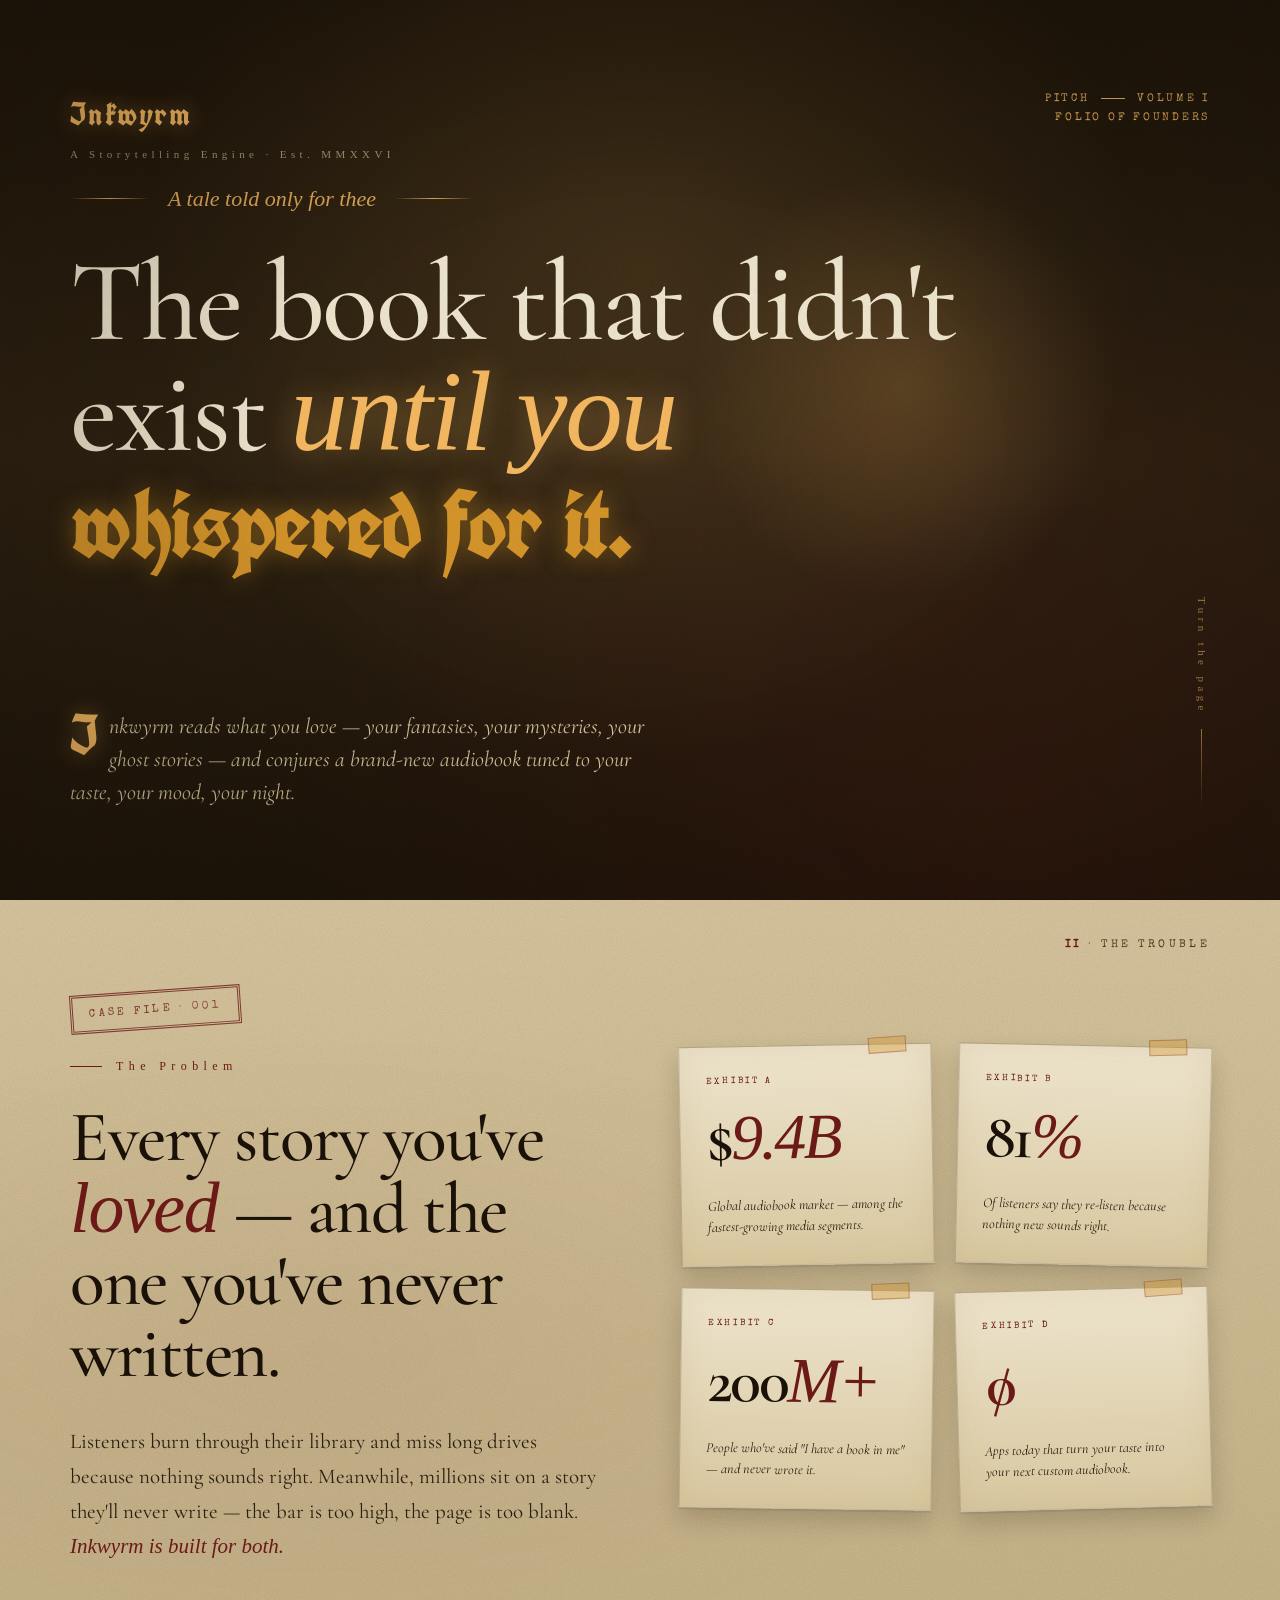
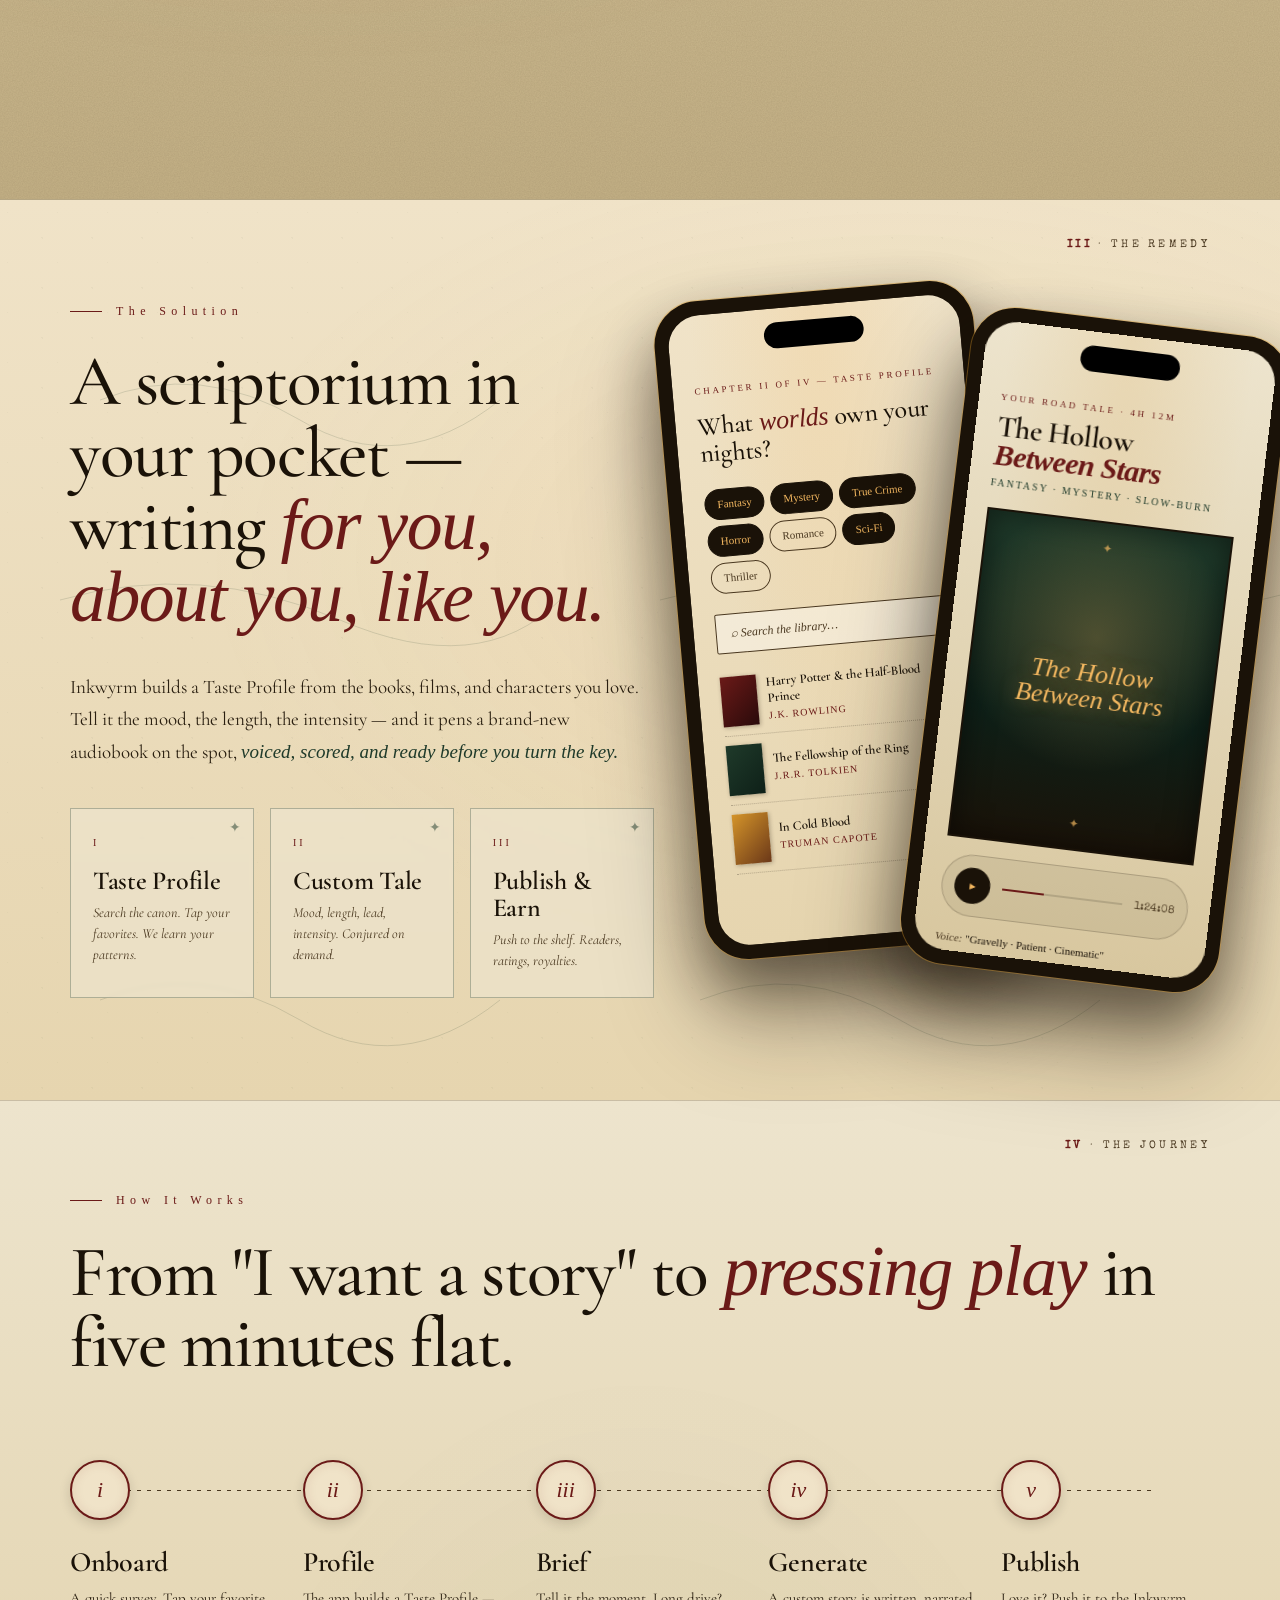
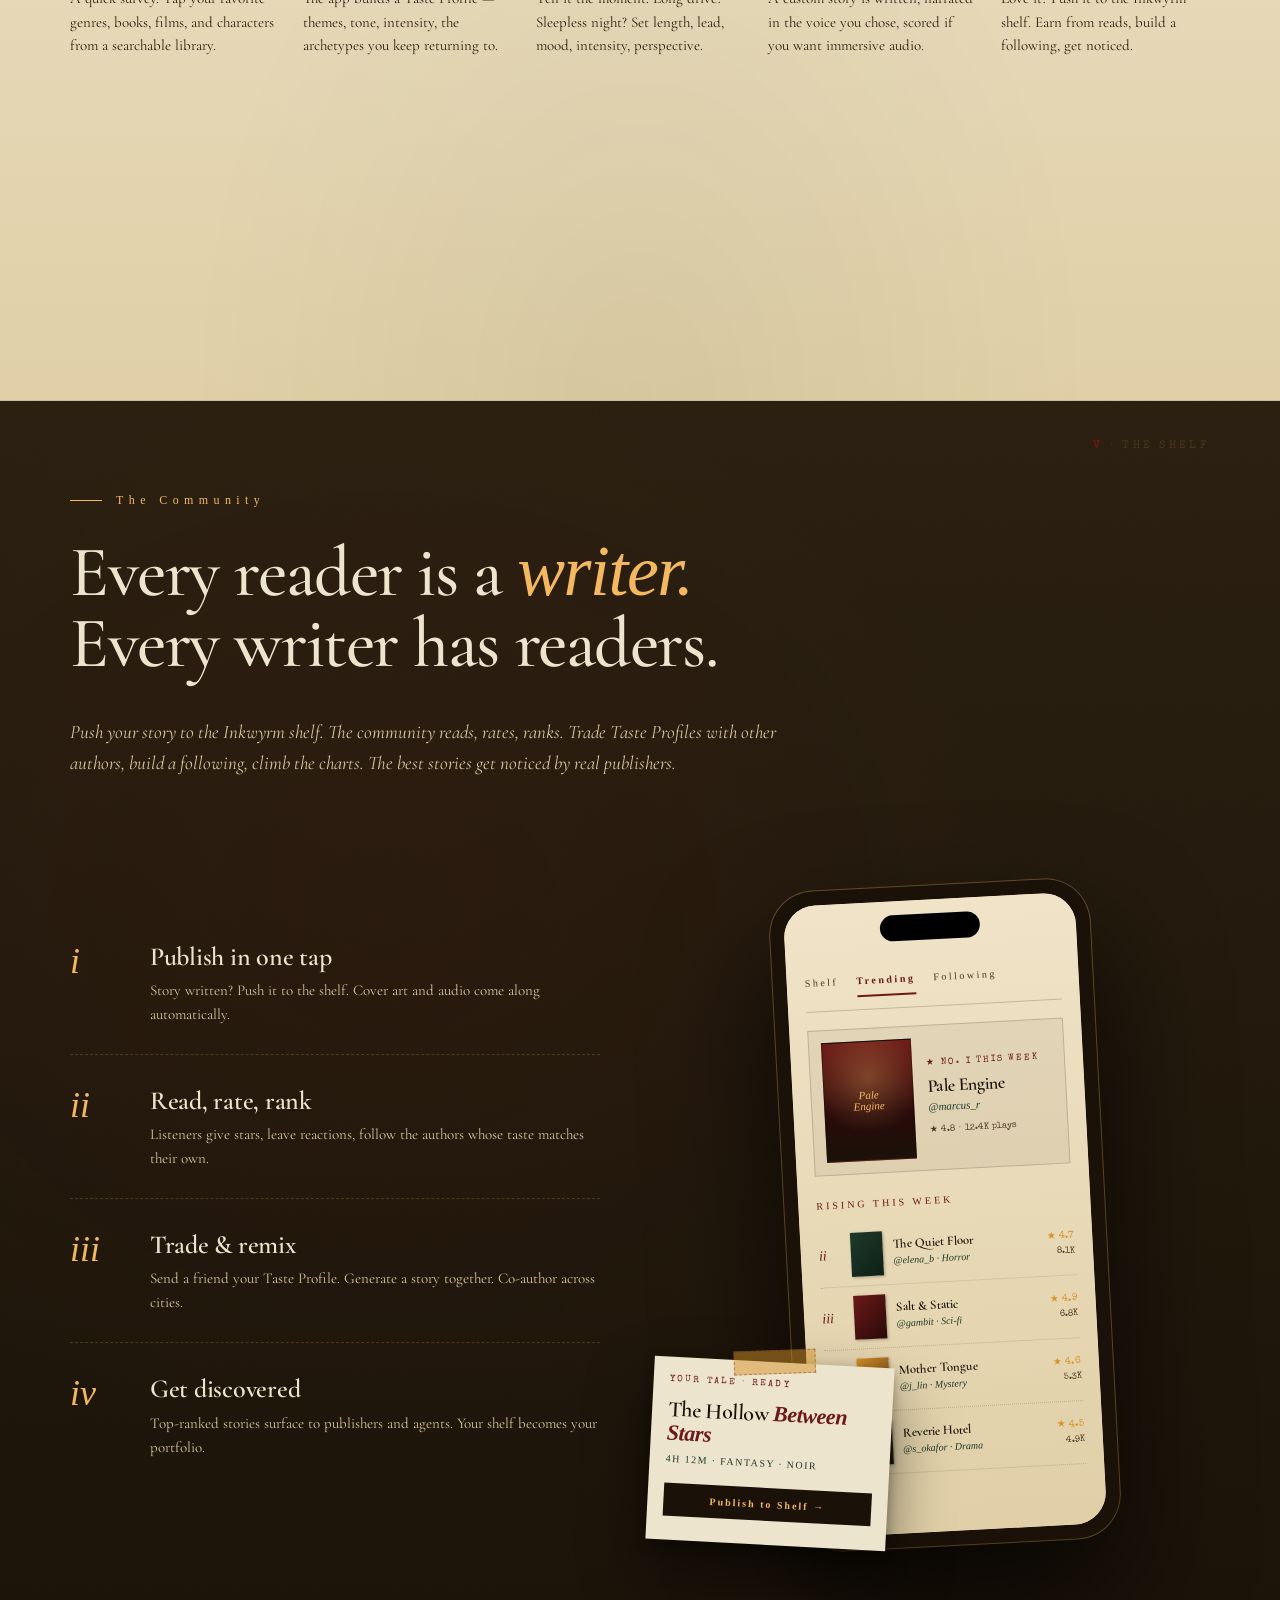
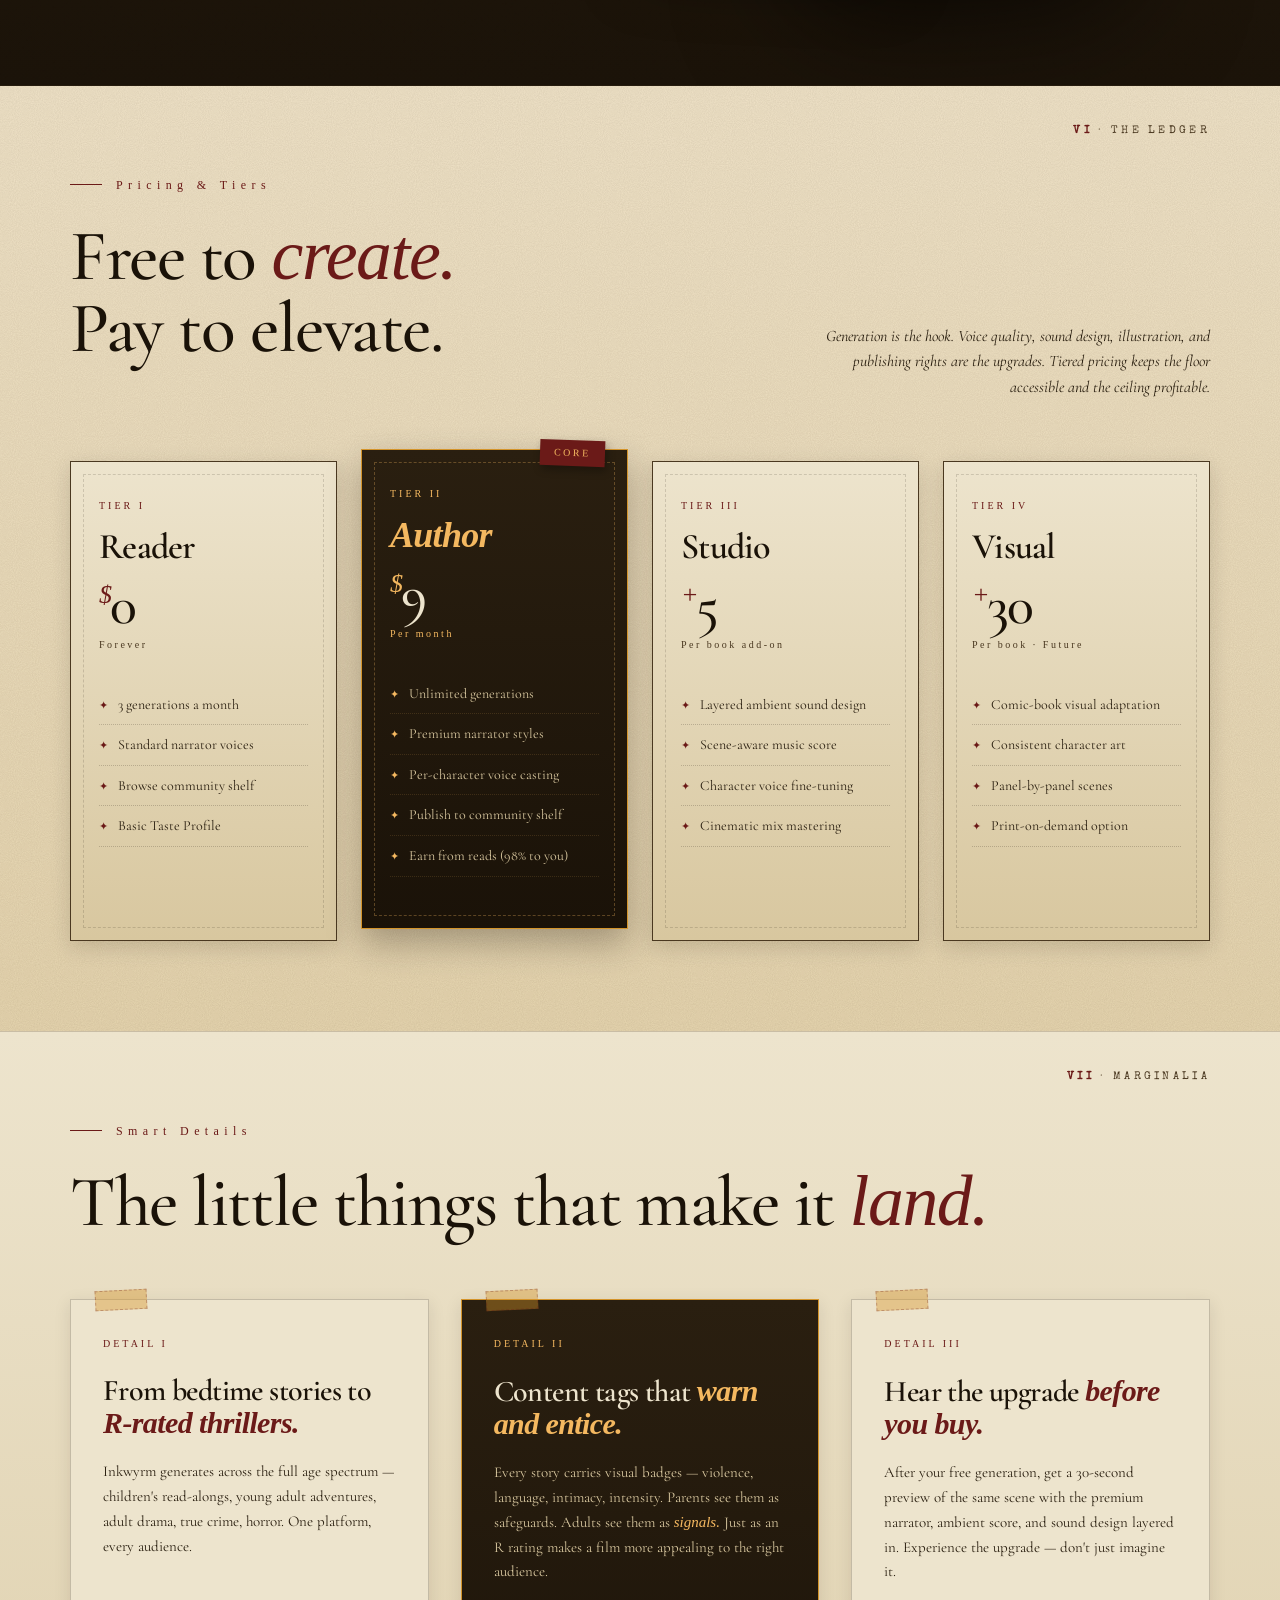
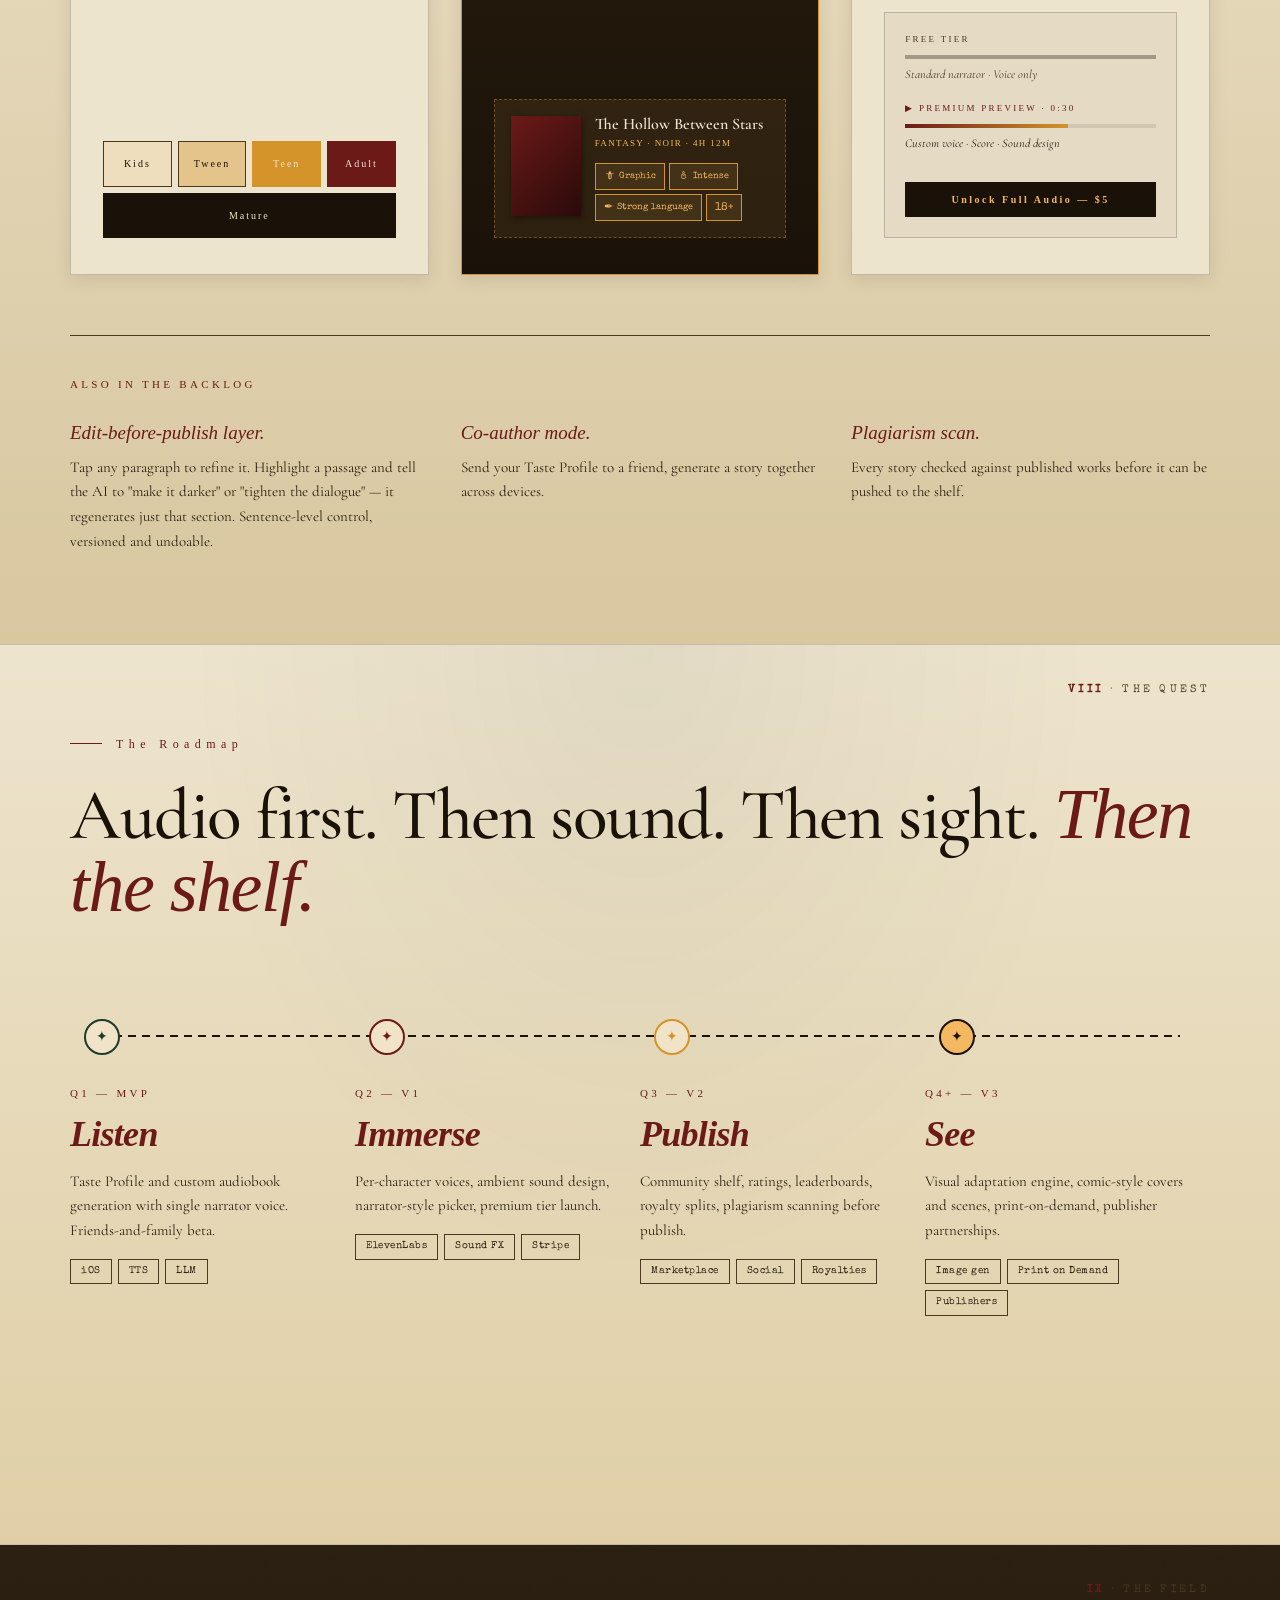
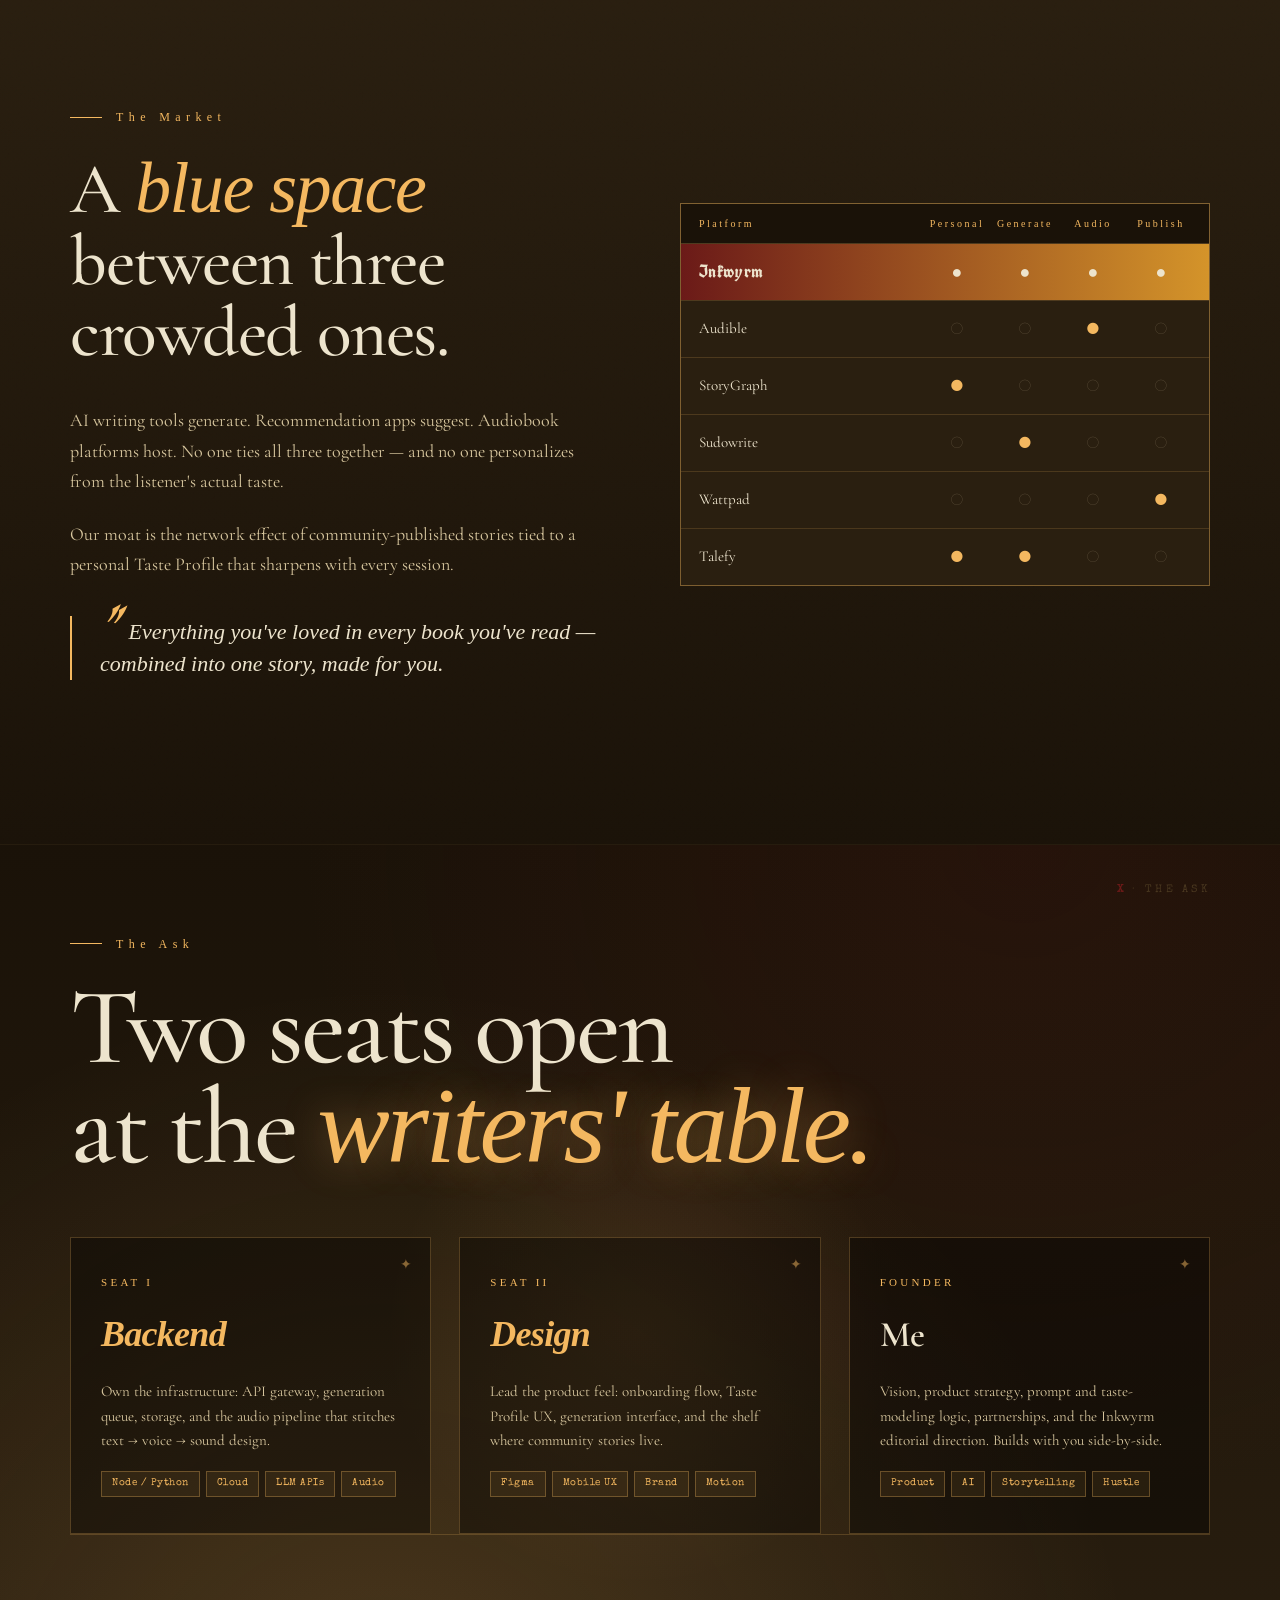
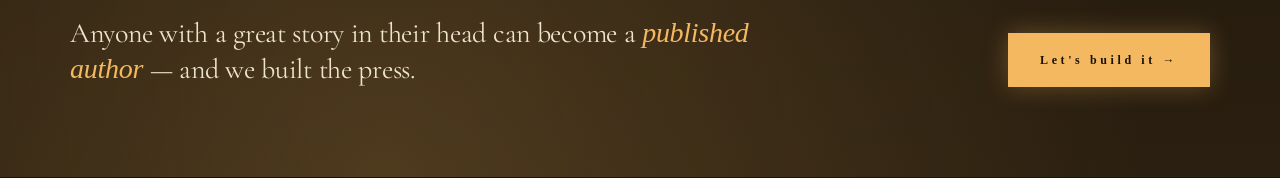
<file: decks/inkwyrm.html>
<!DOCTYPE html>
<html lang="en">
<head>
<meta charset="UTF-8" />
<meta name="viewport" content="width=device-width, initial-scale=1.0" />
<title>INKWYRM — A Storytelling Engine</title>
<link rel="preconnect" href="https://fonts.googleapis.com">
<link rel="preconnect" href="https://fonts.gstatic.com" crossorigin>
<link href="https://fonts.googleapis.com/css2?family=Cormorant+Garamond:ital,wght@0,300;0,400;0,500;0,600;0,700;1,400;1,500&family=IM+Fell+English:ital@0;1&family=IM+Fell+English+SC&family=Caveat:wght@400;600;700&family=Special+Elite&family=UnifrakturCook:wght@700&display=swap" rel="stylesheet">
<style>
  :root {
    --parchment: #f0e3c8;
    --parchment-dark: #d8c79f;
    --parchment-deep: #b89c69;
    --ink: #1a1208;
    --ink-2: #2a1f10;
    --ink-faded: #4a3820;
    --candle: #d4942a;
    --candle-glow: #f4b860;
    --oxblood: #6b1a18;
    --oxblood-deep: #3a0a0a;
    --forest: #1f3a2a;
    --forest-deep: #0e2018;
    --sage: #6b7f5e;
    --bone: #ede4cd;
    --shadow: rgba(26, 18, 8, 0.85);
    --rule: rgba(26, 18, 8, 0.18);
  }

  * { margin: 0; padding: 0; box-sizing: border-box; }
  html { scroll-behavior: smooth; }

  body {
    background: var(--parchment);
    color: var(--ink);
    font-family: 'Cormorant Garamond', serif;
    font-weight: 400;
    overflow-x: hidden;
    line-height: 1.55;
    font-size: 18px;
  }

  /* Paper grain — applied to body, but each section can override */
  body::before {
    content: '';
    position: fixed;
    inset: 0;
    pointer-events: none;
    z-index: 1000;
    opacity: 0.18;
    background-image: url("data:image/svg+xml,%3Csvg viewBox='0 0 400 400' xmlns='http://www.w3.org/2000/svg'%3E%3Cfilter id='n'%3E%3CfeTurbulence type='fractalNoise' baseFrequency='0.65' numOctaves='3'/%3E%3C/filter%3E%3Crect width='100%25' height='100%25' filter='url(%23n)' opacity='0.5'/%3E%3C/svg%3E");
    mix-blend-mode: multiply;
  }

  /* Vignette over everything */
  body::after {
    content: '';
    position: fixed;
    inset: 0;
    pointer-events: none;
    z-index: 998;
    background: radial-gradient(ellipse at center, transparent 40%, rgba(26, 18, 8, 0.35) 100%);
  }

  section {
    min-height: 100vh;
    padding: 90px 70px;
    position: relative;
    border-bottom: 1px solid var(--rule);
  }

  /* Common: torn paper edges, wax seals, ink-blot accents */
  .ink-blot {
    position: absolute;
    pointer-events: none;
    opacity: 0.5;
    filter: blur(0.5px);
  }

  .corner-flourish {
    position: absolute;
    width: 80px;
    height: 80px;
    pointer-events: none;
    z-index: 2;
  }

  .corner-flourish.tl { top: 32px; left: 32px; }
  .corner-flourish.tr { top: 32px; right: 32px; transform: scaleX(-1); }
  .corner-flourish.bl { bottom: 32px; left: 32px; transform: scaleY(-1); }
  .corner-flourish.br { bottom: 32px; right: 32px; transform: scale(-1); }

  /* ==================================================================
     SLIDE 1 — HERO :: Old Library / Grimoire
     ================================================================== */
  .hero {
    background:
      radial-gradient(ellipse at 50% 30%, rgba(244, 184, 96, 0.12) 0%, transparent 55%),
      radial-gradient(ellipse at 80% 90%, rgba(107, 26, 24, 0.18) 0%, transparent 50%),
      linear-gradient(180deg, #1a1208 0%, #2a1f10 50%, #1a1208 100%);
    color: var(--bone);
    display: flex;
    flex-direction: column;
    justify-content: space-between;
    overflow: hidden;
  }

  .hero::before {
    content: '';
    position: absolute;
    inset: 0;
    background-image: url("data:image/svg+xml,%3Csvg viewBox='0 0 800 800' xmlns='http://www.w3.org/2000/svg'%3E%3Cfilter id='n'%3E%3CfeTurbulence type='fractalNoise' baseFrequency='0.85' numOctaves='4'/%3E%3C/filter%3E%3Crect width='100%25' height='100%25' filter='url(%23n)' opacity='0.6'/%3E%3C/svg%3E");
    opacity: 0.25;
    mix-blend-mode: overlay;
    pointer-events: none;
  }

  /* candle glow blob */
  .hero::after {
    content: '';
    position: absolute;
    top: 15%;
    right: 10%;
    width: 500px;
    height: 500px;
    background: radial-gradient(circle, rgba(244, 184, 96, 0.18) 0%, transparent 60%);
    pointer-events: none;
    animation: candle-flicker 4s ease-in-out infinite;
  }

  @keyframes candle-flicker {
    0%, 100% { opacity: 1; transform: scale(1); }
    50% { opacity: 0.85; transform: scale(1.04); }
  }

  .hero-top {
    display: flex;
    justify-content: space-between;
    align-items: flex-start;
    z-index: 3;
    position: relative;
  }

  .brand {
    font-family: 'UnifrakturCook', serif;
    font-size: 32px;
    color: var(--candle-glow);
    letter-spacing: 0.04em;
    text-shadow: 0 0 20px rgba(244, 184, 96, 0.4);
  }

  .brand-tagline {
    font-family: 'IM Fell English SC', serif;
    font-size: 11px;
    letter-spacing: 0.4em;
    color: var(--parchment-dark);
    margin-top: 6px;
    opacity: 0.7;
  }

  .deck-meta {
    text-align: right;
    font-family: 'Special Elite', serif;
    font-size: 11px;
    text-transform: uppercase;
    letter-spacing: 0.25em;
    color: var(--candle-glow);
    line-height: 1.7;
  }

  .deck-meta-divider {
    display: inline-block;
    width: 24px;
    height: 1px;
    background: var(--candle-glow);
    margin: 0 6px 3px;
    vertical-align: middle;
  }

  .hero-center {
    z-index: 3;
    position: relative;
    margin: auto 0;
    max-width: 1400px;
  }

  .hero-flourish {
    font-family: 'IM Fell English', serif;
    font-style: italic;
    font-size: 22px;
    color: var(--candle-glow);
    margin-bottom: 32px;
    display: flex;
    align-items: center;
    gap: 18px;
    opacity: 0.9;
  }

  .hero-flourish::before, .hero-flourish::after {
    content: '';
    height: 1px;
    background: linear-gradient(90deg, transparent, var(--candle-glow), transparent);
    flex: 0 0 80px;
  }

  .hero h1 {
    font-family: 'Cormorant Garamond', serif;
    font-weight: 500;
    font-size: clamp(64px, 9vw, 156px);
    line-height: 0.95;
    letter-spacing: -0.02em;
    color: var(--bone);
    max-width: 1300px;
  }

  .hero h1 em {
    font-family: 'IM Fell English', serif;
    font-style: italic;
    font-weight: 400;
    color: var(--candle-glow);
    text-shadow: 0 0 30px rgba(244, 184, 96, 0.4);
  }

  .hero h1 .ornate {
    font-family: 'UnifrakturCook', serif;
    font-weight: 700;
    font-style: normal;
    color: var(--candle);
    font-size: 0.85em;
    text-shadow: 0 0 25px rgba(212, 148, 42, 0.5);
  }

  .hero-bottom {
    z-index: 3;
    position: relative;
    display: flex;
    justify-content: space-between;
    align-items: flex-end;
    gap: 40px;
  }

  .hero-tag {
    font-family: 'Cormorant Garamond', serif;
    font-style: italic;
    font-size: 22px;
    max-width: 600px;
    line-height: 1.5;
    color: var(--parchment-dark);
  }

  .hero-tag .drop {
    font-family: 'UnifrakturCook', serif;
    font-style: normal;
    font-size: 56px;
    float: left;
    line-height: 0.9;
    margin-right: 10px;
    color: var(--candle-glow);
    text-shadow: 0 0 20px rgba(244, 184, 96, 0.4);
  }

  .scroll-indicator {
    font-family: 'IM Fell English SC', serif;
    font-size: 11px;
    letter-spacing: 0.4em;
    color: var(--candle-glow);
    writing-mode: vertical-rl;
    display: flex;
    align-items: center;
    gap: 14px;
    opacity: 0.7;
  }

  .scroll-indicator::after {
    content: '';
    width: 1px;
    height: 80px;
    background: linear-gradient(180deg, var(--candle-glow), transparent);
  }

  /* Quill + ink blot decorations */
  .quill-svg {
    position: absolute;
    z-index: 2;
  }

  /* ==================================================================
     SHARED — slide numbers, eyebrows, titles
     ================================================================== */
  .slide-num {
    position: absolute;
    top: 36px;
    right: 70px;
    font-family: 'Special Elite', serif;
    font-size: 11px;
    letter-spacing: 0.3em;
    color: var(--ink-faded);
    text-transform: uppercase;
    z-index: 5;
  }

  .slide-num span {
    color: var(--oxblood);
    font-weight: 700;
  }

  .section-eyebrow {
    font-family: 'IM Fell English SC', serif;
    font-size: 12px;
    letter-spacing: 0.45em;
    color: var(--oxblood);
    margin-bottom: 26px;
    display: flex;
    align-items: center;
    gap: 14px;
  }

  .section-eyebrow::before {
    content: '';
    width: 32px;
    height: 1px;
    background: var(--oxblood);
  }

  .section-eyebrow.light {
    color: var(--candle-glow);
  }

  .section-eyebrow.light::before {
    background: var(--candle-glow);
  }

  .section-title {
    font-family: 'Cormorant Garamond', serif;
    font-size: clamp(48px, 5.6vw, 92px);
    line-height: 1;
    letter-spacing: -0.02em;
    font-weight: 500;
    margin-bottom: 36px;
    color: var(--ink);
  }

  .section-title em {
    font-family: 'IM Fell English', serif;
    font-style: italic;
    font-weight: 400;
    color: var(--oxblood);
  }

  .section-title .ornate {
    font-family: 'UnifrakturCook', serif;
    font-style: normal;
    font-weight: 700;
    color: var(--forest);
    font-size: 0.85em;
  }

  .section-title.light { color: var(--bone); }
  .section-title.light em { color: var(--candle-glow); }

  /* ==================================================================
     SLIDE 2 — PROBLEM :: Detective's Noir Office
     ================================================================== */
  .problem {
    background:
      radial-gradient(ellipse at 25% 50%, rgba(107, 26, 24, 0.06) 0%, transparent 50%),
      linear-gradient(180deg, #d8c79f 0%, #c4b186 100%);
  }

  .problem::before {
    content: '';
    position: absolute;
    inset: 0;
    background-image: url("data:image/svg+xml,%3Csvg viewBox='0 0 600 600' xmlns='http://www.w3.org/2000/svg'%3E%3Cfilter id='paper'%3E%3CfeTurbulence type='fractalNoise' baseFrequency='1.2' numOctaves='2'/%3E%3CfeColorMatrix values='0 0 0 0 0.1, 0 0 0 0 0.07, 0 0 0 0 0.04, 0 0 0 0.6 0'/%3E%3C/filter%3E%3Crect width='100%25' height='100%25' filter='url(%23paper)' opacity='0.4'/%3E%3C/svg%3E");
    pointer-events: none;
    mix-blend-mode: multiply;
    opacity: 0.5;
  }

  .problem-grid {
    display: grid;
    grid-template-columns: 1fr 1fr;
    gap: 80px;
    align-items: center;
    position: relative;
    z-index: 2;
  }

  .problem-left {
    position: relative;
  }

  .case-stamp {
    display: inline-block;
    transform: rotate(-4deg);
    border: 3px double var(--oxblood);
    color: var(--oxblood);
    font-family: 'Special Elite', serif;
    font-size: 11px;
    letter-spacing: 0.3em;
    padding: 8px 16px;
    margin-bottom: 28px;
    opacity: 0.8;
  }

  .problem-left p {
    font-family: 'Cormorant Garamond', serif;
    font-size: 21px;
    line-height: 1.65;
    max-width: 540px;
    color: var(--ink-2);
  }

  .problem-left p em {
    font-family: 'IM Fell English', serif;
    color: var(--oxblood);
  }

  /* Evidence cards / case files */
  .evidence-grid {
    display: grid;
    grid-template-columns: 1fr 1fr;
    gap: 24px;
  }

  .evidence-card {
    background: linear-gradient(180deg, #ede4cd 0%, #d8c79f 100%);
    border: 1px solid rgba(26, 18, 8, 0.2);
    padding: 28px 26px;
    box-shadow:
      0 2px 0 rgba(26, 18, 8, 0.08),
      0 12px 24px rgba(26, 18, 8, 0.18),
      inset 0 0 30px rgba(184, 156, 105, 0.2);
    position: relative;
    transform: rotate(-1deg);
    min-height: 220px;
    display: flex;
    flex-direction: column;
    justify-content: space-between;
  }

  .evidence-card:nth-child(2) { transform: rotate(1.2deg); }
  .evidence-card:nth-child(3) { transform: rotate(0.8deg); }
  .evidence-card:nth-child(4) { transform: rotate(-1.5deg); }

  .evidence-card::before {
    content: '';
    position: absolute;
    top: -8px;
    right: 24px;
    width: 36px;
    height: 14px;
    background: rgba(212, 148, 42, 0.35);
    border: 1px solid rgba(107, 26, 24, 0.3);
    transform: rotate(-3deg);
  }

  .evidence-label {
    font-family: 'Special Elite', serif;
    font-size: 9px;
    letter-spacing: 0.3em;
    color: var(--oxblood);
    margin-bottom: 8px;
  }

  .evidence-num {
    font-family: 'Cormorant Garamond', serif;
    font-size: 64px;
    font-weight: 600;
    line-height: 0.95;
    letter-spacing: -0.04em;
    color: var(--ink);
  }

  .evidence-num em {
    font-family: 'IM Fell English', serif;
    font-style: italic;
    font-weight: 400;
    color: var(--oxblood);
  }

  .evidence-num .red { color: var(--oxblood); }

  .evidence-text {
    font-family: 'Cormorant Garamond', serif;
    font-size: 14px;
    line-height: 1.5;
    color: var(--ink-2);
    margin-top: 14px;
    font-style: italic;
  }

  /* ==================================================================
     SLIDE 3 — SOLUTION :: Mythic Map Room
     ================================================================== */
  .solution {
    background:
      radial-gradient(ellipse at 70% 40%, rgba(244, 184, 96, 0.08) 0%, transparent 55%),
      linear-gradient(180deg, #f0e3c8 0%, #e6d5af 100%);
  }

  .solution::before {
    content: '';
    position: absolute;
    inset: 0;
    background-image:
      radial-gradient(circle at 15% 25%, rgba(31, 58, 42, 0.04) 1px, transparent 1px),
      radial-gradient(circle at 85% 75%, rgba(31, 58, 42, 0.04) 1px, transparent 1px),
      url("data:image/svg+xml,%3Csvg viewBox='0 0 300 300' xmlns='http://www.w3.org/2000/svg'%3E%3Cpath d='M 50 100 Q 100 80 150 110 T 250 100' stroke='%231f3a2a' stroke-width='0.5' fill='none' opacity='0.15'/%3E%3Cpath d='M 30 200 Q 100 180 170 210 T 280 200' stroke='%231f3a2a' stroke-width='0.5' fill='none' opacity='0.15'/%3E%3C/svg%3E");
    background-size: 50px 50px, 50px 50px, 600px 600px;
    pointer-events: none;
  }

  .solution-grid {
    display: grid;
    grid-template-columns: 1.2fr 1fr;
    gap: 70px;
    align-items: center;
    position: relative;
    z-index: 2;
  }

  .solution-left p {
    font-family: 'Cormorant Garamond', serif;
    font-size: 19px;
    line-height: 1.7;
    color: var(--ink-2);
    max-width: 580px;
    margin-bottom: 40px;
  }

  .solution-left p em {
    font-family: 'IM Fell English', serif;
    color: var(--forest);
  }

  /* Compass-style pillars */
  .pillars {
    display: grid;
    grid-template-columns: repeat(3, 1fr);
    gap: 16px;
    max-width: 680px;
  }

  .pillar {
    background: rgba(237, 228, 205, 0.7);
    border: 1px solid rgba(31, 58, 42, 0.3);
    padding: 26px 22px;
    position: relative;
    backdrop-filter: blur(2px);
  }

  .pillar::before {
    content: '✦';
    position: absolute;
    top: 8px;
    right: 12px;
    color: var(--forest);
    font-size: 14px;
    opacity: 0.5;
  }

  .pillar-num {
    font-family: 'IM Fell English SC', serif;
    font-size: 10px;
    color: var(--oxblood);
    letter-spacing: 0.3em;
    margin-bottom: 16px;
  }

  .pillar-title {
    font-family: 'Cormorant Garamond', serif;
    font-size: 26px;
    font-weight: 600;
    line-height: 1.05;
    margin-bottom: 8px;
    color: var(--ink);
    letter-spacing: -0.01em;
  }

  .pillar-desc {
    font-family: 'Cormorant Garamond', serif;
    font-size: 14px;
    color: var(--ink-faded);
    line-height: 1.5;
    font-style: italic;
  }

  /* Phones — open book style */
  .phone-stack {
    position: relative;
    height: 720px;
  }

  .phone {
    position: absolute;
    width: 320px;
    height: 660px;
    background: #1a1208;
    border-radius: 44px;
    padding: 14px;
    box-shadow:
      0 0 0 1px rgba(212, 148, 42, 0.4),
      0 30px 60px rgba(26, 18, 8, 0.5),
      0 60px 100px rgba(26, 18, 8, 0.35);
  }

  .phone::before {
    content: '';
    position: absolute;
    top: 28px;
    left: 50%;
    transform: translateX(-50%);
    width: 100px;
    height: 26px;
    background: #000;
    border-radius: 14px;
    z-index: 10;
  }

  .phone-screen {
    width: 100%;
    height: 100%;
    background: #f0e3c8;
    border-radius: 32px;
    overflow: hidden;
    position: relative;
    color: var(--ink);
    font-family: 'Cormorant Garamond', serif;
  }

  .phone-1 {
    top: 0;
    left: 50%;
    transform: translateX(-90%) rotate(-5deg);
    z-index: 1;
  }

  .phone-2 {
    top: 30px;
    left: 50%;
    transform: translateX(-10%) rotate(7deg);
    z-index: 2;
  }

  .p1-content {
    padding: 70px 22px 22px;
    height: 100%;
    background:
      radial-gradient(ellipse at 50% 0%, rgba(244, 184, 96, 0.18), transparent 60%),
      linear-gradient(180deg, #f0e3c8 0%, #e6d5af 100%);
  }

  .p1-step {
    font-family: 'IM Fell English SC', serif;
    font-size: 9px;
    letter-spacing: 0.3em;
    color: var(--oxblood);
    margin-bottom: 14px;
  }

  .p1-q {
    font-family: 'Cormorant Garamond', serif;
    font-size: 26px;
    line-height: 1.05;
    font-weight: 500;
    margin-bottom: 22px;
    color: var(--ink);
    letter-spacing: -0.01em;
  }

  .p1-q em {
    font-family: 'IM Fell English', serif;
    color: var(--oxblood);
  }

  .tag-grid {
    display: flex;
    flex-wrap: wrap;
    gap: 6px;
    margin-bottom: 20px;
  }

  .tag {
    padding: 6px 12px;
    border: 1px solid var(--ink-faded);
    border-radius: 100px;
    font-size: 11px;
    font-family: 'IM Fell English', serif;
    color: var(--ink-faded);
    background: transparent;
  }

  .tag.active {
    background: var(--ink);
    color: var(--candle-glow);
    border-color: var(--ink);
  }

  .input-search {
    background: rgba(255, 255, 255, 0.4);
    border: 1px solid var(--ink-faded);
    border-radius: 2px;
    padding: 10px 14px;
    font-size: 12px;
    color: var(--ink-faded);
    margin-bottom: 14px;
    font-family: 'IM Fell English', serif;
    font-style: italic;
  }

  .book-row {
    display: flex;
    align-items: center;
    gap: 10px;
    padding: 9px 0;
    border-bottom: 1px dotted rgba(26, 18, 8, 0.25);
  }

  .book-cover {
    width: 36px;
    height: 50px;
    flex-shrink: 0;
    box-shadow: 1px 1px 4px rgba(26, 18, 8, 0.3);
  }

  .book-cover.b1 { background: linear-gradient(135deg, #6b1a18, #2a0a0a); }
  .book-cover.b2 { background: linear-gradient(135deg, #1f3a2a, #0e2018); }
  .book-cover.b3 { background: linear-gradient(135deg, #d4942a, #6b3818); }

  .book-info { flex: 1; min-width: 0; }
  .book-title { font-size: 13px; font-weight: 600; color: var(--ink); line-height: 1.2; }
  .book-author { font-size: 10px; color: var(--oxblood); font-family: 'IM Fell English SC', serif; letter-spacing: 0.1em; margin-top: 2px; }

  .check {
    width: 20px;
    height: 20px;
    border-radius: 50%;
    background: var(--ink);
    color: var(--candle-glow);
    display: flex;
    align-items: center;
    justify-content: center;
    font-size: 12px;
    font-weight: 700;
  }

  /* Phone 2: generated book / open book */
  .p2-content {
    padding: 70px 22px 22px;
    height: 100%;
    background:
      radial-gradient(ellipse at 50% 0%, rgba(212, 148, 42, 0.15), transparent 60%),
      linear-gradient(180deg, #ede4cd 0%, #d8c79f 100%);
  }

  .p2-label {
    font-family: 'IM Fell English SC', serif;
    font-size: 9px;
    letter-spacing: 0.3em;
    color: var(--oxblood);
    margin-bottom: 8px;
  }

  .p2-title {
    font-family: 'Cormorant Garamond', serif;
    font-size: 30px;
    font-weight: 600;
    line-height: 0.95;
    letter-spacing: -0.02em;
    margin-bottom: 4px;
    color: var(--ink);
  }

  .p2-title em {
    font-family: 'IM Fell English', serif;
    color: var(--oxblood);
  }

  .p2-sub {
    font-family: 'IM Fell English SC', serif;
    font-size: 10px;
    color: var(--forest);
    margin-bottom: 18px;
    letter-spacing: 0.2em;
  }

  .cover-art {
    aspect-ratio: 3/4;
    background:
      radial-gradient(circle at 50% 35%, rgba(244, 184, 96, 0.25), transparent 55%),
      linear-gradient(180deg, #1f3a2a 0%, #0e2018 60%, #1a1208 100%);
    margin-bottom: 16px;
    position: relative;
    overflow: hidden;
    display: flex;
    align-items: center;
    justify-content: center;
    border: 2px solid var(--ink);
    box-shadow: inset 0 0 30px rgba(0, 0, 0, 0.5);
  }

  .cover-art::before {
    content: '✦';
    position: absolute;
    top: 16px;
    left: 50%;
    transform: translateX(-50%);
    color: var(--candle-glow);
    font-size: 12px;
    opacity: 0.7;
  }

  .cover-art::after {
    content: '✦';
    position: absolute;
    bottom: 16px;
    left: 50%;
    transform: translateX(-50%);
    color: var(--candle-glow);
    font-size: 12px;
    opacity: 0.7;
  }

  .cover-art-text {
    position: relative;
    z-index: 2;
    font-family: 'IM Fell English', serif;
    font-style: italic;
    font-size: 26px;
    font-weight: 400;
    line-height: 1;
    text-align: center;
    color: var(--candle-glow);
    text-shadow: 0 0 20px rgba(244, 184, 96, 0.4);
    padding: 0 20px;
  }

  .audio-controls {
    display: flex;
    align-items: center;
    gap: 12px;
    padding: 12px;
    background: rgba(26, 18, 8, 0.06);
    border: 1px solid rgba(26, 18, 8, 0.2);
    border-radius: 100px;
  }

  .play-btn {
    width: 36px;
    height: 36px;
    border-radius: 50%;
    background: var(--ink);
    color: var(--candle-glow);
    display: flex;
    align-items: center;
    justify-content: center;
    font-size: 13px;
  }

  .progress {
    flex: 1;
    height: 2px;
    background: rgba(26, 18, 8, 0.15);
    position: relative;
  }

  .progress::after {
    content: '';
    position: absolute;
    left: 0;
    top: 0;
    height: 100%;
    width: 35%;
    background: var(--oxblood);
  }

  .duration {
    font-size: 11px;
    color: var(--ink-faded);
    font-family: 'Special Elite', serif;
  }

  /* ==================================================================
     SLIDE 4 — JOURNEY :: Library card / chapter pages
     ================================================================== */
  .journey {
    background:
      radial-gradient(ellipse at 50% 100%, rgba(31, 58, 42, 0.06) 0%, transparent 50%),
      linear-gradient(180deg, #ede4cd 0%, #e0cfa6 100%);
  }

  .journey-header {
    margin-bottom: 80px;
    max-width: 1100px;
  }

  .steps {
    display: grid;
    grid-template-columns: repeat(5, 1fr);
    gap: 24px;
    position: relative;
  }

  .steps::before {
    content: '';
    position: absolute;
    top: 30px;
    left: 5%;
    right: 5%;
    height: 1px;
    background: repeating-linear-gradient(90deg, var(--ink-faded) 0 4px, transparent 4px 10px);
    z-index: 0;
  }

  .step {
    position: relative;
    z-index: 1;
  }

  .step-num {
    width: 60px;
    height: 60px;
    background: var(--parchment);
    color: var(--oxblood);
    border: 2px solid var(--oxblood);
    border-radius: 50%;
    display: flex;
    align-items: center;
    justify-content: center;
    font-family: 'IM Fell English', serif;
    font-style: italic;
    font-weight: 400;
    font-size: 22px;
    margin-bottom: 28px;
    box-shadow:
      inset 0 0 12px rgba(107, 26, 24, 0.1),
      0 4px 12px rgba(26, 18, 8, 0.15);
  }

  .step h3 {
    font-family: 'Cormorant Garamond', serif;
    font-size: 28px;
    font-weight: 600;
    line-height: 1.05;
    margin-bottom: 10px;
    letter-spacing: -0.01em;
    color: var(--ink);
  }

  .step p {
    font-family: 'Cormorant Garamond', serif;
    font-size: 15px;
    line-height: 1.55;
    color: var(--ink-2);
  }

  /* ==================================================================
     SLIDE 5 — COMMUNITY :: True crime pinboard
     ================================================================== */
  .community {
    background:
      radial-gradient(ellipse at 30% 40%, rgba(107, 26, 24, 0.08) 0%, transparent 50%),
      linear-gradient(180deg, #2a1f10 0%, #1a1208 100%);
    color: var(--bone);
    position: relative;
    overflow: hidden;
  }

  .community::before {
    content: '';
    position: absolute;
    inset: 0;
    background-image: url("data:image/svg+xml,%3Csvg viewBox='0 0 400 400' xmlns='http://www.w3.org/2000/svg'%3E%3Cfilter id='cork'%3E%3CfeTurbulence type='fractalNoise' baseFrequency='0.95' numOctaves='3'/%3E%3C/filter%3E%3Crect width='100%25' height='100%25' filter='url(%23cork)' opacity='0.4'/%3E%3C/svg%3E");
    opacity: 0.15;
    pointer-events: none;
    mix-blend-mode: overlay;
  }

  .community-header {
    margin-bottom: 56px;
    max-width: 1100px;
    position: relative;
    z-index: 2;
  }

  .community-lead {
    font-family: 'Cormorant Garamond', serif;
    font-size: 19px;
    line-height: 1.65;
    color: var(--parchment-dark);
    max-width: 760px;
    font-style: italic;
  }

  .community-grid {
    display: grid;
    grid-template-columns: 1fr 1fr;
    gap: 80px;
    align-items: center;
    position: relative;
    z-index: 2;
  }

  .community-features {
    display: flex;
    flex-direction: column;
    gap: 32px;
  }

  .cfeature {
    display: grid;
    grid-template-columns: 60px 1fr;
    gap: 20px;
    padding-bottom: 28px;
    border-bottom: 1px dashed rgba(244, 184, 96, 0.2);
  }

  .cfeature:last-child { border-bottom: none; }

  .cfeature-num {
    font-family: 'IM Fell English', serif;
    font-style: italic;
    font-size: 36px;
    color: var(--candle-glow);
    line-height: 1;
  }

  .cfeature h4 {
    font-family: 'Cormorant Garamond', serif;
    font-size: 26px;
    font-weight: 600;
    line-height: 1.05;
    letter-spacing: -0.01em;
    margin-bottom: 8px;
    color: var(--bone);
  }

  .cfeature p {
    font-size: 15px;
    line-height: 1.6;
    color: var(--parchment-dark);
  }

  .community-phone-wrap {
    position: relative;
    height: 760px;
    display: flex;
    justify-content: center;
    align-items: center;
  }

  .community-phone {
    position: relative;
    transform: rotate(-3deg);
    box-shadow:
      0 0 0 1px rgba(244, 184, 96, 0.3),
      0 60px 120px rgba(0, 0, 0, 0.7);
  }

  .cphone-content {
    padding: 70px 18px 18px;
    height: 100%;
    overflow: hidden;
    background: linear-gradient(180deg, #f0e3c8 0%, #e0cfa6 100%);
  }

  .cphone-header {
    display: flex;
    gap: 18px;
    margin-bottom: 18px;
    padding-bottom: 12px;
    border-bottom: 1px solid rgba(26, 18, 8, 0.2);
  }

  .cphone-tab {
    font-family: 'IM Fell English SC', serif;
    font-size: 10px;
    letter-spacing: 0.25em;
    color: var(--ink-faded);
    padding-bottom: 6px;
  }

  .cphone-tab.active {
    color: var(--oxblood);
    border-bottom: 2px solid var(--oxblood);
    font-weight: 600;
  }

  .cphone-hero {
    display: grid;
    grid-template-columns: 90px 1fr;
    gap: 14px;
    margin-bottom: 22px;
    padding: 12px;
    background: rgba(26, 18, 8, 0.05);
    border: 1px solid rgba(26, 18, 8, 0.18);
  }

  .cphone-hero-art {
    aspect-ratio: 3/4;
    background:
      radial-gradient(circle at 50% 30%, rgba(244, 184, 96, 0.3), transparent 60%),
      linear-gradient(180deg, #6b1a18 0%, #2a0a0a 60%, #1a1208 100%);
    display: flex;
    align-items: center;
    justify-content: center;
    overflow: hidden;
    border: 1px solid rgba(0,0,0,0.3);
  }

  .cphone-hero-text {
    font-family: 'IM Fell English', serif;
    font-style: italic;
    font-size: 11px;
    color: var(--candle-glow);
    text-align: center;
    line-height: 1;
    padding: 0 6px;
  }

  .cphone-hero-meta {
    display: flex;
    flex-direction: column;
    justify-content: center;
  }

  .cphone-rank {
    font-family: 'Special Elite', serif;
    font-size: 9px;
    color: var(--oxblood);
    letter-spacing: 0.2em;
    margin-bottom: 6px;
  }

  .cphone-hero-title {
    font-family: 'Cormorant Garamond', serif;
    font-size: 18px;
    font-weight: 600;
    line-height: 1;
    margin-bottom: 4px;
    letter-spacing: -0.02em;
    color: var(--ink);
  }

  .cphone-hero-author {
    font-size: 11px;
    color: var(--forest);
    font-family: 'IM Fell English', serif;
    font-style: italic;
    margin-bottom: 8px;
  }

  .cphone-hero-stats {
    font-family: 'Special Elite', serif;
    font-size: 9px;
    color: var(--ink-faded);
    display: flex;
    gap: 4px;
  }

  .cphone-section-label {
    font-family: 'IM Fell English SC', serif;
    font-size: 10px;
    letter-spacing: 0.3em;
    color: var(--oxblood);
    margin-bottom: 12px;
  }

  .cphone-row {
    display: grid;
    grid-template-columns: 22px 32px 1fr auto;
    gap: 10px;
    align-items: center;
    padding: 9px 0;
    border-bottom: 1px dotted rgba(26, 18, 8, 0.2);
    color: var(--ink);
  }

  .cphone-rank-num {
    font-family: 'IM Fell English', serif;
    font-style: italic;
    font-size: 14px;
    color: var(--oxblood);
  }

  .cphone-row-art {
    width: 32px;
    height: 44px;
    box-shadow: 1px 1px 3px rgba(26, 18, 8, 0.3);
  }

  .cphone-row-art.a1 { background: linear-gradient(135deg, #1f3a2a, #0e2018); }
  .cphone-row-art.a2 { background: linear-gradient(135deg, #6b1a18, #2a0a0a); }
  .cphone-row-art.a3 { background: linear-gradient(135deg, #d4942a, #6b3818); }
  .cphone-row-art.a4 { background: linear-gradient(135deg, #4a3820, #1a1208); }

  .cphone-row-info { min-width: 0; }
  .cphone-row-title { font-family: 'Cormorant Garamond', serif; font-size: 13px; font-weight: 600; line-height: 1.1; margin-bottom: 2px; }
  .cphone-row-author { font-size: 10px; color: var(--forest); font-family: 'IM Fell English', serif; font-style: italic; }

  .cphone-row-stats { text-align: right; font-family: 'Special Elite', serif; }
  .cphone-stars { font-size: 10px; color: var(--candle); }
  .cphone-plays { font-size: 9px; color: var(--ink-faded); }

  /* Polaroid / publish card */
  .publish-card {
    position: absolute;
    bottom: 50px;
    left: -30px;
    background: var(--bone);
    padding: 16px 16px 24px;
    width: 240px;
    box-shadow:
      0 30px 60px rgba(0, 0, 0, 0.5),
      0 4px 12px rgba(0, 0, 0, 0.3);
    transform: rotate(3deg);
    z-index: 5;
  }

  .publish-card::before {
    content: '';
    position: absolute;
    top: -12px;
    left: 50%;
    transform: translateX(-50%) rotate(-5deg);
    width: 80px;
    height: 22px;
    background: rgba(212, 148, 42, 0.5);
    border: 1px dashed rgba(107, 26, 24, 0.4);
  }

  .publish-card-label {
    font-family: 'Special Elite', serif;
    font-size: 9px;
    letter-spacing: 0.25em;
    color: var(--oxblood);
    margin-bottom: 10px;
    text-transform: uppercase;
  }

  .publish-card-title {
    font-family: 'Cormorant Garamond', serif;
    font-size: 22px;
    font-weight: 600;
    letter-spacing: -0.02em;
    line-height: 1.05;
    margin-bottom: 6px;
    color: var(--ink);
  }

  .publish-card-title em {
    font-family: 'IM Fell English', serif;
    color: var(--oxblood);
  }

  .publish-card-meta {
    font-family: 'IM Fell English SC', serif;
    font-size: 10px;
    color: var(--forest);
    margin-bottom: 16px;
    letter-spacing: 0.15em;
  }

  .publish-card-btn {
    width: 100%;
    background: var(--ink);
    color: var(--candle-glow);
    border: none;
    padding: 11px;
    font-family: 'IM Fell English SC', serif;
    font-size: 10px;
    letter-spacing: 0.2em;
    cursor: pointer;
    font-weight: 600;
  }

  /* Red string */
  .red-string {
    position: absolute;
    pointer-events: none;
    z-index: 4;
  }

  /* ==================================================================
     SLIDE 6 — MONETIZATION :: Library tier ledger
     ================================================================== */
  .money {
    background: linear-gradient(180deg, #f0e3c8 0%, #e6d5af 100%);
    position: relative;
  }

  .money::before {
    content: '';
    position: absolute;
    inset: 0;
    background-image: url("data:image/svg+xml,%3Csvg viewBox='0 0 600 600' xmlns='http://www.w3.org/2000/svg'%3E%3Cfilter id='paper'%3E%3CfeTurbulence type='fractalNoise' baseFrequency='1.5' numOctaves='2'/%3E%3CfeColorMatrix values='0 0 0 0 0.1, 0 0 0 0 0.07, 0 0 0 0 0.04, 0 0 0 0.4 0'/%3E%3C/filter%3E%3Crect width='100%25' height='100%25' filter='url(%23paper)' opacity='0.3'/%3E%3C/svg%3E");
    pointer-events: none;
    mix-blend-mode: multiply;
  }

  .money-header {
    display: flex;
    justify-content: space-between;
    align-items: flex-end;
    margin-bottom: 60px;
    gap: 60px;
    position: relative;
    z-index: 2;
  }

  .money-header .right {
    text-align: right;
    font-family: 'Cormorant Garamond', serif;
    font-size: 16px;
    font-style: italic;
    color: var(--ink-2);
    max-width: 400px;
    line-height: 1.6;
  }

  .tiers {
    display: grid;
    grid-template-columns: repeat(4, 1fr);
    gap: 24px;
    position: relative;
    z-index: 2;
  }

  .tier {
    background: linear-gradient(180deg, #ede4cd 0%, #d8c79f 100%);
    border: 1px solid var(--ink-faded);
    padding: 36px 28px;
    min-height: 480px;
    display: flex;
    flex-direction: column;
    position: relative;
    box-shadow: 0 6px 20px rgba(26, 18, 8, 0.15);
  }

  .tier::before {
    content: '';
    position: absolute;
    top: 12px;
    left: 12px;
    right: 12px;
    bottom: 12px;
    border: 1px dashed rgba(26, 18, 8, 0.15);
    pointer-events: none;
  }

  .tier-num {
    font-family: 'IM Fell English SC', serif;
    font-size: 10px;
    color: var(--oxblood);
    letter-spacing: 0.3em;
    margin-bottom: 16px;
  }

  .tier-name {
    font-family: 'Cormorant Garamond', serif;
    font-size: 36px;
    font-weight: 600;
    letter-spacing: -0.02em;
    margin-bottom: 12px;
    line-height: 1;
    color: var(--ink);
  }

  .tier-name em {
    font-family: 'IM Fell English', serif;
    color: var(--oxblood);
  }

  .tier-price {
    font-family: 'Cormorant Garamond', serif;
    font-size: 56px;
    font-weight: 500;
    margin-bottom: 4px;
    line-height: 1;
    letter-spacing: -0.04em;
    color: var(--ink);
  }

  .tier-price .currency {
    font-family: 'IM Fell English', serif;
    font-style: italic;
    font-size: 26px;
    vertical-align: super;
    color: var(--oxblood);
  }

  .tier-cycle {
    font-family: 'IM Fell English SC', serif;
    font-size: 10px;
    color: var(--ink-faded);
    letter-spacing: 0.25em;
    margin-bottom: 32px;
  }

  .tier-features { list-style: none; flex: 1; }

  .tier-features li {
    font-family: 'Cormorant Garamond', serif;
    font-size: 14px;
    padding: 10px 0;
    border-bottom: 1px dotted rgba(26, 18, 8, 0.2);
    display: flex;
    gap: 10px;
    align-items: flex-start;
    line-height: 1.4;
    color: var(--ink-2);
  }

  .tier-features li::before {
    content: '✦';
    color: var(--oxblood);
    flex-shrink: 0;
    font-size: 11px;
    margin-top: 3px;
  }

  .tier.featured {
    background: linear-gradient(180deg, #2a1f10 0%, #1a1208 100%);
    color: var(--bone);
    border-color: var(--candle);
    transform: translateY(-12px);
    box-shadow: 0 14px 32px rgba(26, 18, 8, 0.3);
  }

  .tier.featured::before { border-color: rgba(244, 184, 96, 0.3); }

  .tier.featured .tier-name { color: var(--candle-glow); }
  .tier.featured .tier-name em { color: var(--candle-glow); }
  .tier.featured .tier-price { color: var(--bone); }
  .tier.featured .tier-price .currency { color: var(--candle-glow); }
  .tier.featured .tier-cycle { color: var(--candle-glow); }
  .tier.featured .tier-features li {
    color: var(--parchment-dark);
    border-color: rgba(244, 184, 96, 0.15);
  }
  .tier.featured .tier-features li::before { color: var(--candle-glow); }
  .tier.featured .tier-num { color: var(--candle-glow); }

  .featured-flag {
    position: absolute;
    top: -10px;
    right: 22px;
    background: var(--oxblood);
    color: var(--candle-glow);
    font-family: 'IM Fell English SC', serif;
    font-size: 10px;
    letter-spacing: 0.25em;
    padding: 5px 14px;
    transform: rotate(2deg);
    box-shadow: 2px 4px 8px rgba(0, 0, 0, 0.3);
  }

  /* ==================================================================
     SLIDE 7 — NOTES / DETAILS :: Mixed-genre artifacts
     ================================================================== */
  .notes {
    background: linear-gradient(180deg, #ede4cd 0%, #d8c79f 100%);
  }

  .notes-header { margin-bottom: 60px; }

  .notes-grid {
    display: grid;
    grid-template-columns: repeat(3, 1fr);
    gap: 32px;
  }

  .note-card {
    background: var(--bone);
    border: 1px solid rgba(26, 18, 8, 0.2);
    padding: 36px 32px;
    display: flex;
    flex-direction: column;
    min-height: 540px;
    position: relative;
    box-shadow: 0 4px 16px rgba(26, 18, 8, 0.1);
  }

  .note-card::before {
    content: '';
    position: absolute;
    top: -10px;
    left: 24px;
    width: 50px;
    height: 18px;
    background: rgba(212, 148, 42, 0.4);
    border: 1px dashed rgba(107, 26, 24, 0.3);
    transform: rotate(-3deg);
  }

  .note-card.featured-note {
    background: linear-gradient(180deg, #2a1f10 0%, #1a1208 100%);
    color: var(--bone);
    border-color: var(--candle);
  }

  .note-num {
    font-family: 'IM Fell English SC', serif;
    font-size: 10px;
    color: var(--oxblood);
    letter-spacing: 0.3em;
    margin-bottom: 24px;
  }

  .featured-note .note-num { color: var(--candle-glow); }

  .note-card h3 {
    font-family: 'Cormorant Garamond', serif;
    font-size: 30px;
    font-weight: 600;
    line-height: 1.05;
    letter-spacing: -0.02em;
    margin-bottom: 20px;
    color: var(--ink);
  }

  .featured-note h3 { color: var(--bone); }

  .note-card h3 em {
    font-family: 'IM Fell English', serif;
    color: var(--oxblood);
  }

  .featured-note h3 em { color: var(--candle-glow); }

  .note-card p {
    font-family: 'Cormorant Garamond', serif;
    font-size: 15px;
    line-height: 1.65;
    color: var(--ink-2);
    margin-bottom: 28px;
  }

  .featured-note p { color: var(--parchment-dark); }

  .featured-note p em {
    font-family: 'IM Fell English', serif;
    color: var(--candle-glow);
    font-style: italic;
  }

  /* age spectrum */
  .age-spectrum {
    display: flex;
    gap: 6px;
    flex-wrap: wrap;
    margin-top: auto;
  }

  .age-pill {
    flex: 1;
    min-width: 60px;
    text-align: center;
    padding: 14px 8px;
    font-family: 'IM Fell English SC', serif;
    font-size: 10px;
    letter-spacing: 0.2em;
    border: 1px solid var(--ink-faded);
  }

  .age-1 { background: rgba(244, 184, 96, 0.15); color: var(--ink); }
  .age-2 { background: rgba(212, 148, 42, 0.4); color: var(--ink); }
  .age-3 { background: var(--candle); color: var(--bone); border-color: var(--candle); }
  .age-4 { background: var(--oxblood); color: var(--bone); border-color: var(--oxblood); }
  .age-5 { background: var(--ink); color: var(--bone); border-color: var(--ink); }

  /* badge mockup */
  .badge-mockup {
    background: rgba(244, 184, 96, 0.08);
    border: 1px dashed rgba(244, 184, 96, 0.3);
    padding: 16px;
    display: flex;
    gap: 14px;
    margin-top: auto;
  }

  .badge-mock-cover {
    width: 70px;
    height: 100px;
    background: linear-gradient(135deg, #6b1a18, #2a0a0a);
    flex-shrink: 0;
    box-shadow: 1px 2px 6px rgba(0, 0, 0, 0.4);
  }

  .badge-mock-info { flex: 1; min-width: 0; }

  .badge-mock-title {
    font-family: 'Cormorant Garamond', serif;
    font-size: 16px;
    font-weight: 600;
    line-height: 1.1;
    margin-bottom: 4px;
    color: var(--bone);
  }

  .badge-mock-meta {
    font-family: 'IM Fell English SC', serif;
    font-size: 9px;
    color: var(--candle-glow);
    margin-bottom: 12px;
    letter-spacing: 0.15em;
  }

  .badges-row { display: flex; flex-wrap: wrap; gap: 4px; }

  .content-badge {
    background: rgba(244, 184, 96, 0.1);
    border: 1px solid var(--candle);
    color: var(--candle-glow);
    font-family: 'Special Elite', serif;
    font-size: 9px;
    padding: 4px 8px;
    display: flex;
    align-items: center;
    gap: 4px;
  }

  .content-badge span { font-size: 11px; }

  /* preview mockup */
  .preview-mockup {
    margin-top: auto;
    background: rgba(26, 18, 8, 0.04);
    padding: 20px;
    border: 1px solid rgba(26, 18, 8, 0.2);
  }

  .preview-row { margin-bottom: 18px; }

  .preview-label {
    font-family: 'IM Fell English SC', serif;
    font-size: 9px;
    letter-spacing: 0.25em;
    margin-bottom: 8px;
    color: var(--ink-faded);
  }

  .preview-row.paid .preview-label { color: var(--oxblood); }

  .preview-bar {
    height: 4px;
    background: rgba(26, 18, 8, 0.1);
    overflow: hidden;
    margin-bottom: 6px;
  }

  .preview-bar-fill { height: 100%; }

  .preview-detail {
    font-family: 'Cormorant Garamond', serif;
    font-size: 12px;
    font-style: italic;
    color: var(--ink-faded);
  }

  .preview-row.paid .preview-detail { color: var(--ink-2); }

  .preview-cta {
    width: 100%;
    background: var(--ink);
    color: var(--candle-glow);
    border: none;
    padding: 12px;
    font-family: 'IM Fell English SC', serif;
    font-size: 10px;
    letter-spacing: 0.25em;
    cursor: pointer;
    font-weight: 600;
    margin-top: 12px;
  }

  .notes-footer {
    margin-top: 60px;
    padding-top: 40px;
    border-top: 1px solid var(--ink-faded);
  }

  .notes-footer-label {
    font-family: 'IM Fell English SC', serif;
    font-size: 11px;
    letter-spacing: 0.3em;
    color: var(--oxblood);
    margin-bottom: 24px;
  }

  .notes-footer-items {
    display: grid;
    grid-template-columns: repeat(3, 1fr);
    gap: 32px;
  }

  .footer-item {
    font-family: 'Cormorant Garamond', serif;
    font-size: 15px;
    line-height: 1.65;
    color: var(--ink-2);
  }

  .footer-item strong {
    color: var(--ink);
    font-weight: 700;
    display: block;
    margin-bottom: 6px;
    font-family: 'Cormorant Garamond', serif;
    font-size: 19px;
    font-style: italic;
  }

  .footer-item strong em {
    font-family: 'IM Fell English', serif;
    color: var(--oxblood);
    font-style: italic;
    font-weight: 400;
  }

  /* ==================================================================
     SLIDE 8 — ROADMAP :: Quest map / journey scroll
     ================================================================== */
  .roadmap {
    background:
      radial-gradient(ellipse at 50% 0%, rgba(31, 58, 42, 0.06) 0%, transparent 50%),
      linear-gradient(180deg, #ede4cd 0%, #e0cfa6 100%);
  }

  .timeline {
    display: grid;
    grid-template-columns: 1fr 1fr 1fr 1fr;
    position: relative;
    margin-top: 80px;
  }

  .timeline::before {
    content: '';
    position: absolute;
    top: 30px;
    left: 30px;
    right: 30px;
    height: 2px;
    background: repeating-linear-gradient(90deg, var(--ink) 0 8px, transparent 8px 14px);
  }

  .phase {
    padding-top: 80px;
    padding-right: 24px;
    position: relative;
  }

  .phase::before {
    content: '✦';
    position: absolute;
    top: 14px;
    left: 14px;
    width: 32px;
    height: 32px;
    background: var(--parchment);
    color: var(--ink);
    border: 2px solid var(--ink);
    border-radius: 50%;
    font-family: 'Cormorant Garamond', serif;
    display: flex;
    align-items: center;
    justify-content: center;
    font-size: 14px;
  }

  .phase-1::before { color: var(--forest); border-color: var(--forest); }
  .phase-2::before { color: var(--oxblood); border-color: var(--oxblood); }
  .phase-3::before { color: var(--candle); border-color: var(--candle); }
  .phase-4::before { color: var(--ink); border-color: var(--ink); background: var(--candle-glow); }

  .phase-time {
    font-family: 'IM Fell English SC', serif;
    font-size: 11px;
    letter-spacing: 0.3em;
    margin-bottom: 14px;
    color: var(--oxblood);
  }

  .phase h3 {
    font-family: 'Cormorant Garamond', serif;
    font-size: 36px;
    font-weight: 600;
    line-height: 1;
    letter-spacing: -0.02em;
    margin-bottom: 16px;
    color: var(--ink);
  }

  .phase h3 em {
    font-family: 'IM Fell English', serif;
    color: var(--oxblood);
  }

  .phase p {
    font-family: 'Cormorant Garamond', serif;
    font-size: 15px;
    line-height: 1.65;
    color: var(--ink-2);
    margin-bottom: 16px;
  }

  .phase-tags {
    display: flex;
    flex-wrap: wrap;
    gap: 6px;
  }

  .phase-tag {
    font-family: 'Special Elite', serif;
    font-size: 10px;
    padding: 4px 10px;
    border: 1px solid var(--ink-faded);
    color: var(--ink-2);
    letter-spacing: 0.05em;
  }

  /* ==================================================================
     SLIDE 9 — MARKET :: Comparison ledger
     ================================================================== */
  .market {
    background: linear-gradient(180deg, #2a1f10 0%, #1a1208 100%);
    color: var(--bone);
    display: grid;
    grid-template-columns: 1fr 1fr;
    gap: 80px;
    align-items: center;
    position: relative;
  }

  .market::before {
    content: '';
    position: absolute;
    inset: 0;
    background-image: url("data:image/svg+xml,%3Csvg viewBox='0 0 400 400' xmlns='http://www.w3.org/2000/svg'%3E%3Cfilter id='n'%3E%3CfeTurbulence type='fractalNoise' baseFrequency='0.85' numOctaves='3'/%3E%3C/filter%3E%3Crect width='100%25' height='100%25' filter='url(%23n)' opacity='0.4'/%3E%3C/svg%3E");
    opacity: 0.15;
    pointer-events: none;
    mix-blend-mode: overlay;
  }

  .market-left {
    position: relative;
    z-index: 2;
  }

  .market-left p {
    font-family: 'Cormorant Garamond', serif;
    font-size: 18px;
    line-height: 1.7;
    max-width: 520px;
    color: var(--parchment-dark);
    margin-bottom: 22px;
  }

  .market-left p em {
    font-family: 'IM Fell English', serif;
    color: var(--candle-glow);
  }

  .market-quote {
    border-left: 2px solid var(--candle-glow);
    padding-left: 28px;
    margin-top: 36px;
    font-family: 'IM Fell English', serif;
    font-style: italic;
    font-size: 22px;
    color: var(--bone);
    line-height: 1.45;
  }

  .market-quote::before {
    content: '"';
    font-family: 'UnifrakturCook', serif;
    color: var(--candle-glow);
    font-size: 60px;
    line-height: 0;
    margin-right: 6px;
    vertical-align: -10px;
  }

  .market-right {
    display: flex;
    flex-direction: column;
    gap: 1px;
    background: rgba(244, 184, 96, 0.2);
    border: 1px solid rgba(244, 184, 96, 0.3);
    position: relative;
    z-index: 2;
  }

  .competitor-row {
    display: grid;
    grid-template-columns: 1fr 60px 60px 60px 60px;
    gap: 8px;
    padding: 14px 18px;
    background: #2a1f10;
    align-items: center;
    font-family: 'Cormorant Garamond', serif;
    font-size: 15px;
    color: var(--bone);
  }

  .competitor-row.header {
    background: #1a1208;
    color: var(--candle-glow);
    font-family: 'IM Fell English SC', serif;
    font-size: 10px;
    letter-spacing: 0.25em;
    padding: 12px 18px;
  }

  .competitor-row.us {
    background: linear-gradient(90deg, #6b1a18, #d4942a);
    color: var(--bone);
    font-weight: 700;
    font-family: 'UnifrakturCook', serif;
    font-size: 18px;
    letter-spacing: 0.02em;
  }

  .check-cell { text-align: center; font-size: 18px; }
  .check-cell.yes { color: var(--candle-glow); }
  .check-cell.no { color: rgba(212, 195, 159, 0.3); }
  .competitor-row.us .check-cell.yes { color: var(--bone); }

  /* ==================================================================
     SLIDE 10 — ASK :: Closing illuminated page
     ================================================================== */
  .ask {
    background:
      radial-gradient(ellipse at 30% 100%, rgba(244, 184, 96, 0.18) 0%, transparent 60%),
      radial-gradient(ellipse at 80% 0%, rgba(107, 26, 24, 0.15) 0%, transparent 50%),
      linear-gradient(180deg, #1a1208 0%, #2a1f10 100%);
    color: var(--bone);
    display: flex;
    flex-direction: column;
    justify-content: space-between;
    overflow: hidden;
    position: relative;
  }

  .ask::before {
    content: '';
    position: absolute;
    top: 20%;
    left: 50%;
    transform: translateX(-50%);
    width: 600px;
    height: 600px;
    background: radial-gradient(circle, rgba(244, 184, 96, 0.1) 0%, transparent 60%);
    pointer-events: none;
    animation: candle-flicker 4s ease-in-out infinite;
  }

  .ask-content {
    z-index: 2;
    position: relative;
    margin: auto 0;
    max-width: 1400px;
  }

  .ask .big {
    font-family: 'Cormorant Garamond', serif;
    font-size: clamp(64px, 8.5vw, 140px);
    line-height: 0.9;
    letter-spacing: -0.03em;
    font-weight: 500;
    margin-bottom: 60px;
    color: var(--bone);
  }

  .ask .big em {
    font-family: 'IM Fell English', serif;
    font-style: italic;
    font-weight: 400;
    color: var(--candle-glow);
    text-shadow: 0 0 40px rgba(244, 184, 96, 0.4);
  }

  .ask .big .ornate {
    font-family: 'UnifrakturCook', serif;
    font-style: normal;
    color: var(--candle);
    font-size: 0.85em;
  }

  .roles {
    display: grid;
    grid-template-columns: repeat(3, 1fr);
    gap: 28px;
    max-width: 1300px;
  }

  .role {
    background: rgba(0, 0, 0, 0.4);
    border: 1px solid rgba(244, 184, 96, 0.25);
    padding: 36px 30px;
    position: relative;
  }

  .role::before {
    content: '✦';
    position: absolute;
    top: 16px;
    right: 18px;
    color: var(--candle-glow);
    font-size: 14px;
    opacity: 0.5;
  }

  .role-num {
    font-family: 'IM Fell English SC', serif;
    font-size: 11px;
    color: var(--oxblood);
    letter-spacing: 0.3em;
    margin-bottom: 16px;
    color: var(--candle-glow);
  }

  .role h3 {
    font-family: 'Cormorant Garamond', serif;
    font-size: 36px;
    font-weight: 600;
    margin-bottom: 16px;
    letter-spacing: -0.02em;
    color: var(--bone);
  }

  .role h3 em {
    font-family: 'IM Fell English', serif;
    color: var(--candle-glow);
  }

  .role p {
    font-family: 'Cormorant Garamond', serif;
    font-size: 15px;
    line-height: 1.65;
    color: var(--parchment-dark);
    margin-bottom: 18px;
  }

  .role-skills {
    display: flex;
    flex-wrap: wrap;
    gap: 6px;
  }

  .role-skill {
    font-family: 'Special Elite', serif;
    font-size: 10px;
    padding: 4px 10px;
    background: rgba(244, 184, 96, 0.08);
    color: var(--candle-glow);
    letter-spacing: 0.05em;
    border: 1px solid rgba(244, 184, 96, 0.3);
  }

  .ask-footer {
    z-index: 2;
    position: relative;
    display: flex;
    justify-content: space-between;
    align-items: flex-end;
    padding-top: 80px;
    border-top: 1px solid rgba(244, 184, 96, 0.2);
  }

  .ask-footer-left {
    font-family: 'Cormorant Garamond', serif;
    font-size: 28px;
    line-height: 1.3;
    letter-spacing: -0.01em;
    max-width: 700px;
    color: var(--bone);
  }

  .ask-footer-left em {
    font-family: 'IM Fell English', serif;
    color: var(--candle-glow);
    font-style: italic;
  }

  .ask-cta {
    font-family: 'IM Fell English SC', serif;
    font-size: 12px;
    letter-spacing: 0.3em;
    color: var(--ink);
    background: var(--candle-glow);
    padding: 18px 32px;
    text-decoration: none;
    box-shadow: 0 0 24px rgba(244, 184, 96, 0.3);
    font-weight: 600;
  }

  /* Responsive */
  @media (max-width: 1024px) {
    section { padding: 60px 32px; }
    .problem-grid, .solution-grid, .market, .community-grid { grid-template-columns: 1fr; gap: 40px; }
    .steps { grid-template-columns: 1fr 1fr; }
    .steps::before { display: none; }
    .tiers, .timeline { grid-template-columns: 1fr 1fr; }
    .timeline::before { display: none; }
    .roles { grid-template-columns: 1fr; }
    .phone-stack { height: 600px; }
    .community-phone-wrap { height: 720px; }
    .publish-card { left: 0; }
    .notes-grid { grid-template-columns: 1fr; }
    .note-card { min-height: auto; }
    .notes-footer-items { grid-template-columns: 1fr; gap: 20px; }
    .evidence-grid { grid-template-columns: 1fr 1fr; gap: 16px; }
  }

  @media (max-width: 640px) {
    section { padding: 50px 24px; }
    .stats-grid, .tiers, .steps, .timeline, .evidence-grid { grid-template-columns: 1fr; }
    .ask-footer { flex-direction: column; align-items: flex-start; gap: 30px; }
    .money-header { flex-direction: column; gap: 30px; align-items: flex-start; }
    .money-header .right { text-align: left; }
    .tier.featured { transform: none; }
  }
</style>
</head>
<body>

<!-- ==================================================================
     SLIDE 1 — HERO :: OLD LIBRARY
     ================================================================== -->
<section class="hero">
  <div class="hero-top">
    <div>
      <div class="brand">Inkwyrm</div>
      <div class="brand-tagline">A Storytelling Engine · Est. MMXXVI</div>
    </div>
    <div class="deck-meta">
      Pitch <span class="deck-meta-divider"></span> Volume I<br>
      Folio of Founders
    </div>
  </div>

  <div class="hero-center">
    <div class="hero-flourish">A tale told only for thee</div>
    <h1>
      The book that didn't<br>
      exist <em>until you</em><br>
      <span class="ornate">whispered for it.</span>
    </h1>
  </div>

  <div class="hero-bottom">
    <div class="hero-tag">
      <span class="drop">I</span>nkwyrm reads what you love — your fantasies, your mysteries, your ghost stories — and conjures a brand-new audiobook tuned to your taste, your mood, your night.
    </div>
    <div class="scroll-indicator">Turn the page</div>
  </div>
</section>

<!-- ==================================================================
     SLIDE 2 — PROBLEM :: NOIR OFFICE
     ================================================================== -->
<section class="problem">
  <div class="slide-num"><span>II</span> · The Trouble</div>

  <div class="problem-grid">
    <div class="problem-left">
      <div class="case-stamp">CASE FILE · 001</div>
      <div class="section-eyebrow">The Problem</div>
      <h2 class="section-title">
        Every story you've <em>loved</em> — and the one you've never written.
      </h2>
      <p>
        Listeners burn through their library and miss long drives because nothing sounds right.
        Meanwhile, millions sit on a story they'll never write — the bar is too high, the page is too blank.
        <em>Inkwyrm is built for both.</em>
      </p>
    </div>

    <div class="evidence-grid">
      <div class="evidence-card">
        <div class="evidence-label">EXHIBIT A</div>
        <div class="evidence-num">$<em>9.4B</em></div>
        <div class="evidence-text">Global audiobook market — among the fastest-growing media segments.</div>
      </div>
      <div class="evidence-card">
        <div class="evidence-label">EXHIBIT B</div>
        <div class="evidence-num">81<em>%</em></div>
        <div class="evidence-text">Of listeners say they re-listen because nothing new sounds right.</div>
      </div>
      <div class="evidence-card">
        <div class="evidence-label">EXHIBIT C</div>
        <div class="evidence-num">200<em>M+</em></div>
        <div class="evidence-text">People who've said "I have a book in me" — and never wrote it.</div>
      </div>
      <div class="evidence-card">
        <div class="evidence-label">EXHIBIT D</div>
        <div class="evidence-num"><span class="red">∅</span></div>
        <div class="evidence-text">Apps today that turn your taste into your next custom audiobook.</div>
      </div>
    </div>
  </div>
</section>

<!-- ==================================================================
     SLIDE 3 — SOLUTION :: MAP ROOM
     ================================================================== -->
<section class="solution">
  <div class="slide-num"><span>III</span> · The Remedy</div>

  <div class="solution-grid">
    <div class="solution-left">
      <div class="section-eyebrow">The Solution</div>
      <h2 class="section-title">
        A scriptorium in your pocket — writing <em>for you, about you, like you.</em>
      </h2>
      <p>
        Inkwyrm builds a Taste Profile from the books, films, and characters you love.
        Tell it the mood, the length, the intensity — and it pens a brand-new audiobook on the spot,
        <em>voiced, scored, and ready before you turn the key.</em>
      </p>

      <div class="pillars">
        <div class="pillar">
          <div class="pillar-num">I</div>
          <div class="pillar-title">Taste Profile</div>
          <div class="pillar-desc">Search the canon. Tap your favorites. We learn your patterns.</div>
        </div>
        <div class="pillar">
          <div class="pillar-num">II</div>
          <div class="pillar-title">Custom Tale</div>
          <div class="pillar-desc">Mood, length, lead, intensity. Conjured on demand.</div>
        </div>
        <div class="pillar">
          <div class="pillar-num">III</div>
          <div class="pillar-title">Publish & Earn</div>
          <div class="pillar-desc">Push to the shelf. Readers, ratings, royalties.</div>
        </div>
      </div>
    </div>

    <div class="phone-stack">
      <div class="phone phone-1">
        <div class="phone-screen">
          <div class="p1-content">
            <div class="p1-step">CHAPTER II OF IV — TASTE PROFILE</div>
            <div class="p1-q">What <em>worlds</em> own your nights?</div>
            <div class="tag-grid">
              <div class="tag active">Fantasy</div>
              <div class="tag active">Mystery</div>
              <div class="tag active">True Crime</div>
              <div class="tag active">Horror</div>
              <div class="tag">Romance</div>
              <div class="tag active">Sci-Fi</div>
              <div class="tag">Thriller</div>
            </div>
            <div class="input-search">⌕  Search the library…</div>
            <div class="book-row">
              <div class="book-cover b1"></div>
              <div class="book-info">
                <div class="book-title">Harry Potter & the Half-Blood Prince</div>
                <div class="book-author">J.K. ROWLING</div>
              </div>
              <div class="check">✓</div>
            </div>
            <div class="book-row">
              <div class="book-cover b2"></div>
              <div class="book-info">
                <div class="book-title">The Fellowship of the Ring</div>
                <div class="book-author">J.R.R. TOLKIEN</div>
              </div>
              <div class="check">✓</div>
            </div>
            <div class="book-row">
              <div class="book-cover b3"></div>
              <div class="book-info">
                <div class="book-title">In Cold Blood</div>
                <div class="book-author">TRUMAN CAPOTE</div>
              </div>
              <div class="check">✓</div>
            </div>
          </div>
        </div>
      </div>

      <div class="phone phone-2">
        <div class="phone-screen">
          <div class="p2-content">
            <div class="p2-label">YOUR ROAD TALE · 4H 12M</div>
            <div class="p2-title">The Hollow<br><em>Between Stars</em></div>
            <div class="p2-sub">FANTASY · MYSTERY · SLOW-BURN</div>
            <div class="cover-art">
              <div class="cover-art-text">The Hollow<br>Between Stars</div>
            </div>
            <div class="audio-controls">
              <div class="play-btn">▶</div>
              <div class="progress"></div>
              <div class="duration">1:24:08</div>
            </div>
            <div style="margin-top: 14px; font-family: 'IM Fell English', serif; font-size: 11px; color: var(--ink-faded); line-height: 1.5; font-style: italic;">
              Voice: <span style="color: var(--ink); font-style: normal;">"Gravelly · Patient · Cinematic"</span><br>
              Score: candlelight strings & low brass
            </div>
          </div>
        </div>
      </div>
    </div>
  </div>
</section>

<!-- ==================================================================
     SLIDE 4 — JOURNEY :: CHAPTER PAGES
     ================================================================== -->
<section class="journey">
  <div class="slide-num"><span>IV</span> · The Journey</div>

  <div class="journey-header">
    <div class="section-eyebrow">How It Works</div>
    <h2 class="section-title">From "I want a story" to <em>pressing play</em> in five minutes flat.</h2>
  </div>

  <div class="steps">
    <div class="step">
      <div class="step-num">i</div>
      <h3>Onboard</h3>
      <p>A quick survey. Tap your favorite genres, books, films, and characters from a searchable library.</p>
    </div>
    <div class="step">
      <div class="step-num">ii</div>
      <h3>Profile</h3>
      <p>The app builds a Taste Profile — themes, tone, intensity, the archetypes you keep returning to.</p>
    </div>
    <div class="step">
      <div class="step-num">iii</div>
      <h3>Brief</h3>
      <p>Tell it the moment. Long drive? Sleepless night? Set length, lead, mood, intensity, perspective.</p>
    </div>
    <div class="step">
      <div class="step-num">iv</div>
      <h3>Generate</h3>
      <p>A custom story is written, narrated in the voice you chose, scored if you want immersive audio.</p>
    </div>
    <div class="step">
      <div class="step-num">v</div>
      <h3>Publish</h3>
      <p>Love it? Push it to the Inkwyrm shelf. Earn from reads, build a following, get noticed.</p>
    </div>
  </div>
</section>

<!-- ==================================================================
     SLIDE 5 — COMMUNITY :: TRUE-CRIME PINBOARD
     ================================================================== -->
<section class="community">
  <div class="slide-num"><span>V</span> · The Shelf</div>

  <div class="community-header">
    <div class="section-eyebrow light">The Community</div>
    <h2 class="section-title light">Every reader is a <em>writer.</em><br>Every writer has readers.</h2>
    <p class="community-lead">
      Push your story to the Inkwyrm shelf. The community reads, rates, ranks. Trade Taste Profiles
      with other authors, build a following, climb the charts. The best stories get noticed by real publishers.
    </p>
  </div>

  <div class="community-grid">
    <div class="community-features">
      <div class="cfeature">
        <div class="cfeature-num">i</div>
        <div>
          <h4>Publish in one tap</h4>
          <p>Story written? Push it to the shelf. Cover art and audio come along automatically.</p>
        </div>
      </div>
      <div class="cfeature">
        <div class="cfeature-num">ii</div>
        <div>
          <h4>Read, rate, rank</h4>
          <p>Listeners give stars, leave reactions, follow the authors whose taste matches their own.</p>
        </div>
      </div>
      <div class="cfeature">
        <div class="cfeature-num">iii</div>
        <div>
          <h4>Trade & remix</h4>
          <p>Send a friend your Taste Profile. Generate a story together. Co-author across cities.</p>
        </div>
      </div>
      <div class="cfeature">
        <div class="cfeature-num">iv</div>
        <div>
          <h4>Get discovered</h4>
          <p>Top-ranked stories surface to publishers and agents. Your shelf becomes your portfolio.</p>
        </div>
      </div>
    </div>

    <div class="community-phone-wrap">
      <div class="phone community-phone">
        <div class="phone-screen">
          <div class="cphone-content">
            <div class="cphone-header">
              <div class="cphone-tab">Shelf</div>
              <div class="cphone-tab active">Trending</div>
              <div class="cphone-tab">Following</div>
            </div>

            <div class="cphone-hero">
              <div class="cphone-hero-art"><div class="cphone-hero-text">Pale<br>Engine</div></div>
              <div class="cphone-hero-meta">
                <div class="cphone-rank">★ NO. I THIS WEEK</div>
                <div class="cphone-hero-title">Pale Engine</div>
                <div class="cphone-hero-author">@marcus_r</div>
                <div class="cphone-hero-stats"><span>★ 4.8</span><span>·</span><span>12.4K plays</span></div>
              </div>
            </div>

            <div class="cphone-section-label">RISING THIS WEEK</div>

            <div class="cphone-row">
              <div class="cphone-rank-num">ii</div>
              <div class="cphone-row-art a1"></div>
              <div class="cphone-row-info">
                <div class="cphone-row-title">The Quiet Floor</div>
                <div class="cphone-row-author">@elena_b · Horror</div>
              </div>
              <div class="cphone-row-stats">
                <div class="cphone-stars">★ 4.7</div>
                <div class="cphone-plays">8.1K</div>
              </div>
            </div>

            <div class="cphone-row">
              <div class="cphone-rank-num">iii</div>
              <div class="cphone-row-art a2"></div>
              <div class="cphone-row-info">
                <div class="cphone-row-title">Salt & Static</div>
                <div class="cphone-row-author">@gambit · Sci-fi</div>
              </div>
              <div class="cphone-row-stats">
                <div class="cphone-stars">★ 4.9</div>
                <div class="cphone-plays">6.8K</div>
              </div>
            </div>

            <div class="cphone-row">
              <div class="cphone-rank-num">iv</div>
              <div class="cphone-row-art a3"></div>
              <div class="cphone-row-info">
                <div class="cphone-row-title">Mother Tongue</div>
                <div class="cphone-row-author">@j_lin · Mystery</div>
              </div>
              <div class="cphone-row-stats">
                <div class="cphone-stars">★ 4.6</div>
                <div class="cphone-plays">5.3K</div>
              </div>
            </div>

            <div class="cphone-row">
              <div class="cphone-rank-num">v</div>
              <div class="cphone-row-art a4"></div>
              <div class="cphone-row-info">
                <div class="cphone-row-title">Reverie Hotel</div>
                <div class="cphone-row-author">@s_okafor · Drama</div>
              </div>
              <div class="cphone-row-stats">
                <div class="cphone-stars">★ 4.5</div>
                <div class="cphone-plays">4.9K</div>
              </div>
            </div>
          </div>
        </div>
      </div>

      <div class="publish-card">
        <div class="publish-card-label">YOUR TALE · READY</div>
        <div class="publish-card-title">The Hollow <em>Between Stars</em></div>
        <div class="publish-card-meta">4H 12M · FANTASY · NOIR</div>
        <button class="publish-card-btn">Publish to Shelf →</button>
      </div>
    </div>
  </div>
</section>

<!-- ==================================================================
     SLIDE 6 — MONEY :: TIER LEDGER
     ================================================================== -->
<section class="money">
  <div class="slide-num"><span>VI</span> · The Ledger</div>

  <div class="money-header">
    <div>
      <div class="section-eyebrow">Pricing & Tiers</div>
      <h2 class="section-title">Free to <em>create.</em><br>Pay to elevate.</h2>
    </div>
    <div class="right">
      Generation is the hook. Voice quality, sound design, illustration, and publishing rights are the upgrades.
      Tiered pricing keeps the floor accessible and the ceiling profitable.
    </div>
  </div>

  <div class="tiers">
    <div class="tier">
      <div class="tier-num">TIER I</div>
      <div class="tier-name">Reader</div>
      <div class="tier-price"><span class="currency">$</span>0</div>
      <div class="tier-cycle">Forever</div>
      <ul class="tier-features">
        <li>3 generations a month</li>
        <li>Standard narrator voices</li>
        <li>Browse community shelf</li>
        <li>Basic Taste Profile</li>
      </ul>
    </div>

    <div class="tier featured">
      <div class="featured-flag">CORE</div>
      <div class="tier-num">TIER II</div>
      <div class="tier-name"><em>Author</em></div>
      <div class="tier-price"><span class="currency">$</span>9</div>
      <div class="tier-cycle">Per month</div>
      <ul class="tier-features">
        <li>Unlimited generations</li>
        <li>Premium narrator styles</li>
        <li>Per-character voice casting</li>
        <li>Publish to community shelf</li>
        <li>Earn from reads (98% to you)</li>
      </ul>
    </div>

    <div class="tier">
      <div class="tier-num">TIER III</div>
      <div class="tier-name">Studio</div>
      <div class="tier-price"><span class="currency">+</span>5</div>
      <div class="tier-cycle">Per book add-on</div>
      <ul class="tier-features">
        <li>Layered ambient sound design</li>
        <li>Scene-aware music score</li>
        <li>Character voice fine-tuning</li>
        <li>Cinematic mix mastering</li>
      </ul>
    </div>

    <div class="tier">
      <div class="tier-num">TIER IV</div>
      <div class="tier-name">Visual</div>
      <div class="tier-price"><span class="currency">+</span>30</div>
      <div class="tier-cycle">Per book · Future</div>
      <ul class="tier-features">
        <li>Comic-book visual adaptation</li>
        <li>Consistent character art</li>
        <li>Panel-by-panel scenes</li>
        <li>Print-on-demand option</li>
      </ul>
    </div>
  </div>
</section>

<!-- ==================================================================
     SLIDE 7 — DETAILS
     ================================================================== -->
<section class="notes">
  <div class="slide-num"><span>VII</span> · Marginalia</div>

  <div class="notes-header">
    <div class="section-eyebrow">Smart Details</div>
    <h2 class="section-title">The little things that make it <em>land.</em></h2>
  </div>

  <div class="notes-grid">

    <div class="note-card">
      <div class="note-num">DETAIL I</div>
      <h3>From bedtime stories to <em>R-rated thrillers.</em></h3>
      <p>
        Inkwyrm generates across the full age spectrum — children's read-alongs, young adult adventures,
        adult drama, true crime, horror. One platform, every audience.
      </p>
      <div class="age-spectrum">
        <div class="age-pill age-1">Kids</div>
        <div class="age-pill age-2">Tween</div>
        <div class="age-pill age-3">Teen</div>
        <div class="age-pill age-4">Adult</div>
        <div class="age-pill age-5">Mature</div>
      </div>
    </div>

    <div class="note-card featured-note">
      <div class="note-num">DETAIL II</div>
      <h3>Content tags that <em>warn and entice.</em></h3>
      <p>
        Every story carries visual badges — violence, language, intimacy, intensity. Parents see them
        as safeguards. Adults see them as <em>signals.</em> Just as an R rating makes a film more
        appealing to the right audience.
      </p>

      <div class="badge-mockup">
        <div class="badge-mock-cover"></div>
        <div class="badge-mock-info">
          <div class="badge-mock-title">The Hollow Between Stars</div>
          <div class="badge-mock-meta">FANTASY · NOIR · 4H 12M</div>
          <div class="badges-row">
            <div class="content-badge"><span>🗡</span> Graphic</div>
            <div class="content-badge"><span>🕯</span> Intense</div>
            <div class="content-badge"><span>✒</span> Strong language</div>
            <div class="content-badge"><span>18+</span></div>
          </div>
        </div>
      </div>
    </div>

    <div class="note-card">
      <div class="note-num">DETAIL III</div>
      <h3>Hear the upgrade <em>before you buy.</em></h3>
      <p>
        After your free generation, get a 30-second preview of the same scene with the premium narrator,
        ambient score, and sound design layered in. Experience the upgrade — don't just imagine it.
      </p>

      <div class="preview-mockup">
        <div class="preview-row free">
          <div class="preview-label">FREE TIER</div>
          <div class="preview-bar">
            <div class="preview-bar-fill" style="width: 100%; background: rgba(26, 18, 8, 0.25);"></div>
          </div>
          <div class="preview-detail">Standard narrator · Voice only</div>
        </div>
        <div class="preview-row paid">
          <div class="preview-label">▶ PREMIUM PREVIEW · 0:30</div>
          <div class="preview-bar">
            <div class="preview-bar-fill" style="width: 65%; background: linear-gradient(90deg, var(--oxblood), var(--candle));"></div>
          </div>
          <div class="preview-detail">Custom voice · Score · Sound design</div>
        </div>
        <button class="preview-cta">Unlock Full Audio — $5</button>
      </div>
    </div>

  </div>

  <div class="notes-footer">
    <div class="notes-footer-label">ALSO IN THE BACKLOG</div>
    <div class="notes-footer-items">
      <div class="footer-item">
        <strong><em>Edit-before-publish layer.</em></strong>
        Tap any paragraph to refine it. Highlight a passage and tell the AI to "make it darker" or "tighten the dialogue" — it regenerates just that section. Sentence-level control, versioned and undoable.
      </div>
      <div class="footer-item">
        <strong><em>Co-author mode.</em></strong>
        Send your Taste Profile to a friend, generate a story together across devices.
      </div>
      <div class="footer-item">
        <strong><em>Plagiarism scan.</em></strong>
        Every story checked against published works before it can be pushed to the shelf.
      </div>
    </div>
  </div>
</section>

<!-- ==================================================================
     SLIDE 8 — ROADMAP :: QUEST MAP
     ================================================================== -->
<section class="roadmap">
  <div class="slide-num"><span>VIII</span> · The Quest</div>

  <div class="section-eyebrow">The Roadmap</div>
  <h2 class="section-title">Audio first. Then sound. Then sight. <em>Then the shelf.</em></h2>

  <div class="timeline">
    <div class="phase phase-1">
      <div class="phase-time">Q1 — MVP</div>
      <h3><em>Listen</em></h3>
      <p>Taste Profile and custom audiobook generation with single narrator voice. Friends-and-family beta.</p>
      <div class="phase-tags">
        <span class="phase-tag">iOS</span>
        <span class="phase-tag">TTS</span>
        <span class="phase-tag">LLM</span>
      </div>
    </div>
    <div class="phase phase-2">
      <div class="phase-time">Q2 — V1</div>
      <h3><em>Immerse</em></h3>
      <p>Per-character voices, ambient sound design, narrator-style picker, premium tier launch.</p>
      <div class="phase-tags">
        <span class="phase-tag">ElevenLabs</span>
        <span class="phase-tag">Sound FX</span>
        <span class="phase-tag">Stripe</span>
      </div>
    </div>
    <div class="phase phase-3">
      <div class="phase-time">Q3 — V2</div>
      <h3><em>Publish</em></h3>
      <p>Community shelf, ratings, leaderboards, royalty splits, plagiarism scanning before publish.</p>
      <div class="phase-tags">
        <span class="phase-tag">Marketplace</span>
        <span class="phase-tag">Social</span>
        <span class="phase-tag">Royalties</span>
      </div>
    </div>
    <div class="phase phase-4">
      <div class="phase-time">Q4+ — V3</div>
      <h3><em>See</em></h3>
      <p>Visual adaptation engine, comic-style covers and scenes, print-on-demand, publisher partnerships.</p>
      <div class="phase-tags">
        <span class="phase-tag">Image gen</span>
        <span class="phase-tag">Print on Demand</span>
        <span class="phase-tag">Publishers</span>
      </div>
    </div>
  </div>
</section>

<!-- ==================================================================
     SLIDE 9 — MARKET :: COMPARISON LEDGER
     ================================================================== -->
<section class="market">
  <div class="slide-num"><span>IX</span> · The Field</div>

  <div class="market-left">
    <div class="section-eyebrow light">The Market</div>
    <h2 class="section-title light">A <em>blue space</em> between three crowded ones.</h2>
    <p>
      AI writing tools generate. Recommendation apps suggest. Audiobook platforms host.
      No one ties all three together — and no one personalizes from the listener's actual taste.
    </p>
    <p>
      Our moat is the network effect of community-published stories tied to a personal Taste Profile that
      sharpens with every session.
    </p>
    <div class="market-quote">
      Everything you've loved in every book you've read — combined into one story, made for you.
    </div>
  </div>

  <div class="market-right">
    <div class="competitor-row header">
      <div>Platform</div>
      <div style="text-align: center;">Personal</div>
      <div style="text-align: center;">Generate</div>
      <div style="text-align: center;">Audio</div>
      <div style="text-align: center;">Publish</div>
    </div>
    <div class="competitor-row us">
      <div>Inkwyrm</div>
      <div class="check-cell yes">●</div>
      <div class="check-cell yes">●</div>
      <div class="check-cell yes">●</div>
      <div class="check-cell yes">●</div>
    </div>
    <div class="competitor-row">
      <div>Audible</div>
      <div class="check-cell no">○</div>
      <div class="check-cell no">○</div>
      <div class="check-cell yes">●</div>
      <div class="check-cell no">○</div>
    </div>
    <div class="competitor-row">
      <div>StoryGraph</div>
      <div class="check-cell yes">●</div>
      <div class="check-cell no">○</div>
      <div class="check-cell no">○</div>
      <div class="check-cell no">○</div>
    </div>
    <div class="competitor-row">
      <div>Sudowrite</div>
      <div class="check-cell no">○</div>
      <div class="check-cell yes">●</div>
      <div class="check-cell no">○</div>
      <div class="check-cell no">○</div>
    </div>
    <div class="competitor-row">
      <div>Wattpad</div>
      <div class="check-cell no">○</div>
      <div class="check-cell no">○</div>
      <div class="check-cell no">○</div>
      <div class="check-cell yes">●</div>
    </div>
    <div class="competitor-row">
      <div>Talefy</div>
      <div class="check-cell yes">●</div>
      <div class="check-cell yes">●</div>
      <div class="check-cell no">○</div>
      <div class="check-cell no">○</div>
    </div>
  </div>
</section>

<!-- ==================================================================
     SLIDE 10 — ASK :: ILLUMINATED CLOSING PAGE
     ================================================================== -->
<section class="ask">
  <div class="slide-num"><span>X</span> · The Ask</div>

  <div class="ask-content">
    <div class="section-eyebrow light">The Ask</div>
    <div class="big">
      Two seats open<br>
      at the <em>writers' table.</em>
    </div>

    <div class="roles">
      <div class="role">
        <div class="role-num">SEAT I</div>
        <h3><em>Backend</em></h3>
        <p>
          Own the infrastructure: API gateway, generation queue, storage, and the audio pipeline that
          stitches text → voice → sound design.
        </p>
        <div class="role-skills">
          <span class="role-skill">Node / Python</span>
          <span class="role-skill">Cloud</span>
          <span class="role-skill">LLM APIs</span>
          <span class="role-skill">Audio</span>
        </div>
      </div>

      <div class="role">
        <div class="role-num">SEAT II</div>
        <h3><em>Design</em></h3>
        <p>
          Lead the product feel: onboarding flow, Taste Profile UX, generation interface, and the
          shelf where community stories live.
        </p>
        <div class="role-skills">
          <span class="role-skill">Figma</span>
          <span class="role-skill">Mobile UX</span>
          <span class="role-skill">Brand</span>
          <span class="role-skill">Motion</span>
        </div>
      </div>

      <div class="role">
        <div class="role-num">FOUNDER</div>
        <h3>Me</h3>
        <p>
          Vision, product strategy, prompt and taste-modeling logic, partnerships, and the Inkwyrm
          editorial direction. Builds with you side-by-side.
        </p>
        <div class="role-skills">
          <span class="role-skill">Product</span>
          <span class="role-skill">AI</span>
          <span class="role-skill">Storytelling</span>
          <span class="role-skill">Hustle</span>
        </div>
      </div>
    </div>
  </div>

  <div class="ask-footer">
    <div class="ask-footer-left">
      Anyone with a great story in their head can become a <em>published author</em> — and we built the press.
    </div>
    <a href="#" class="ask-cta">Let's build it →</a>
  </div>
</section>

</body>
</html>
</file>
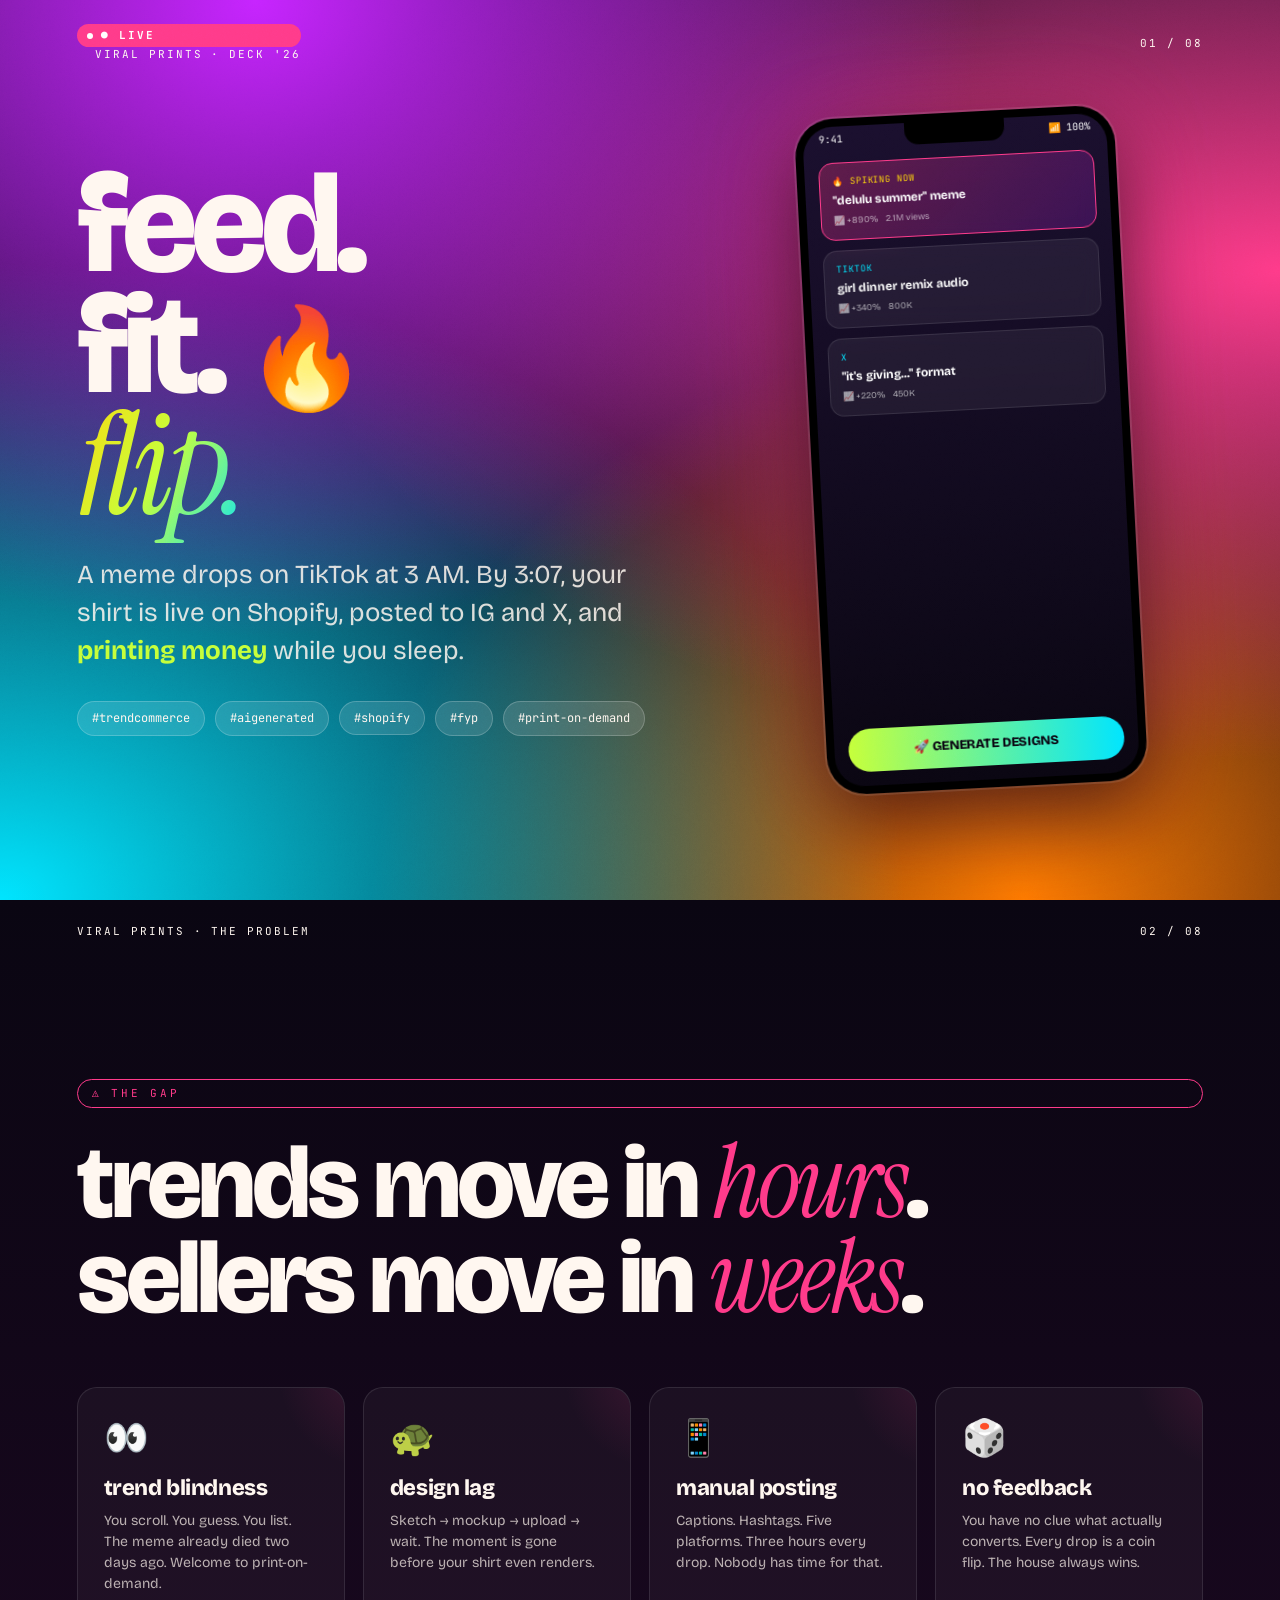
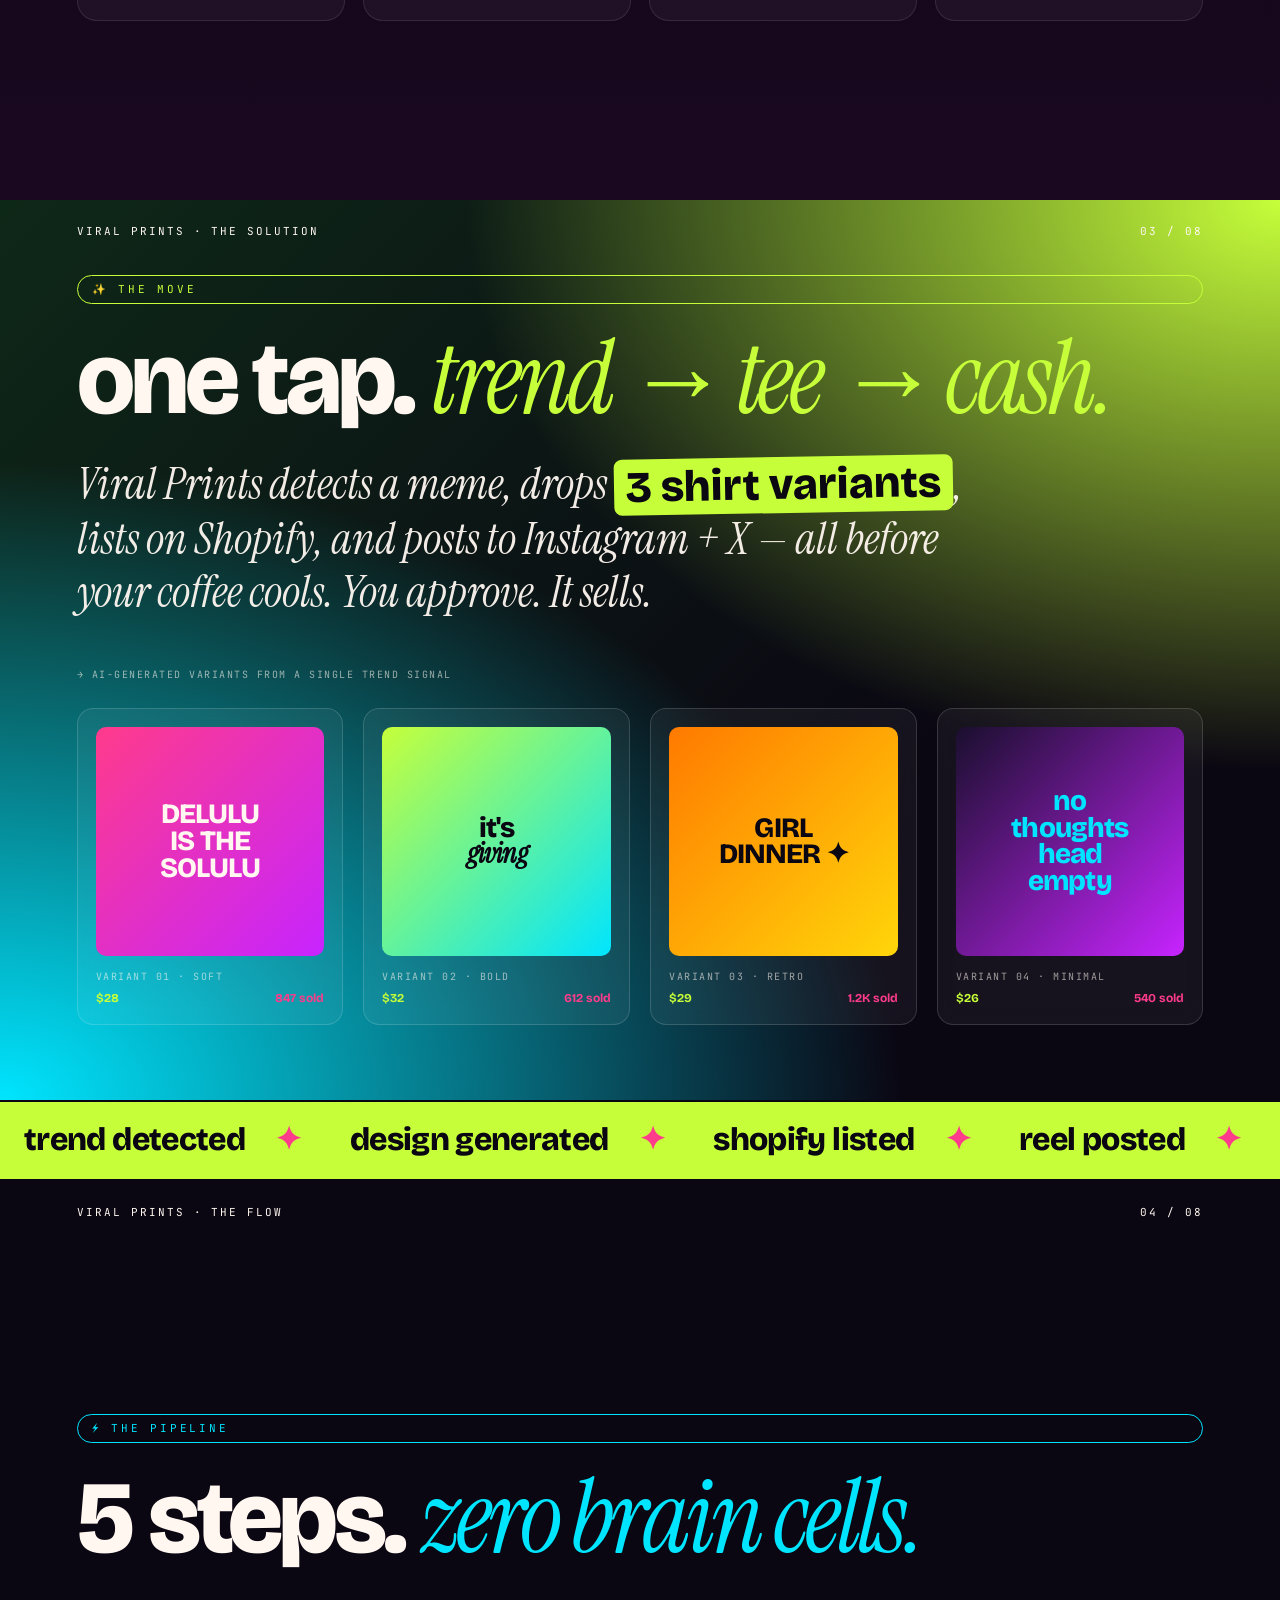
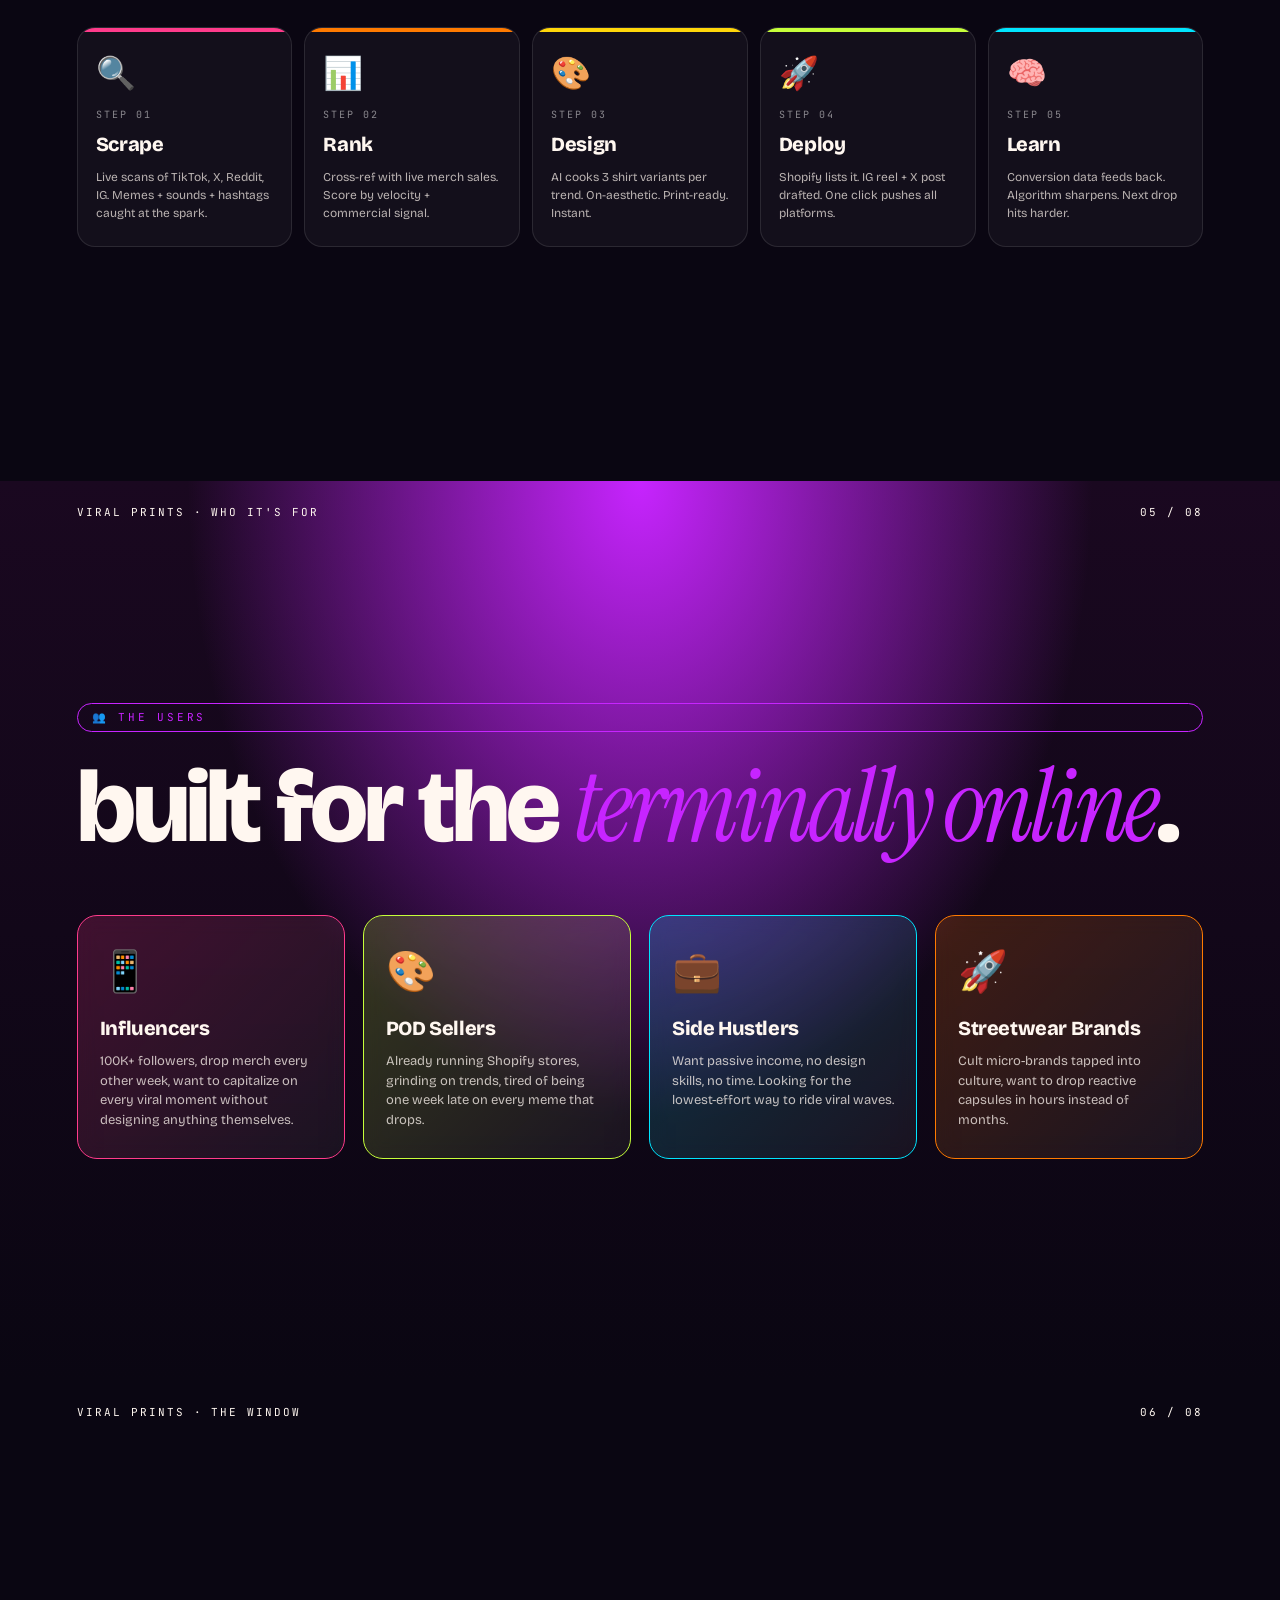
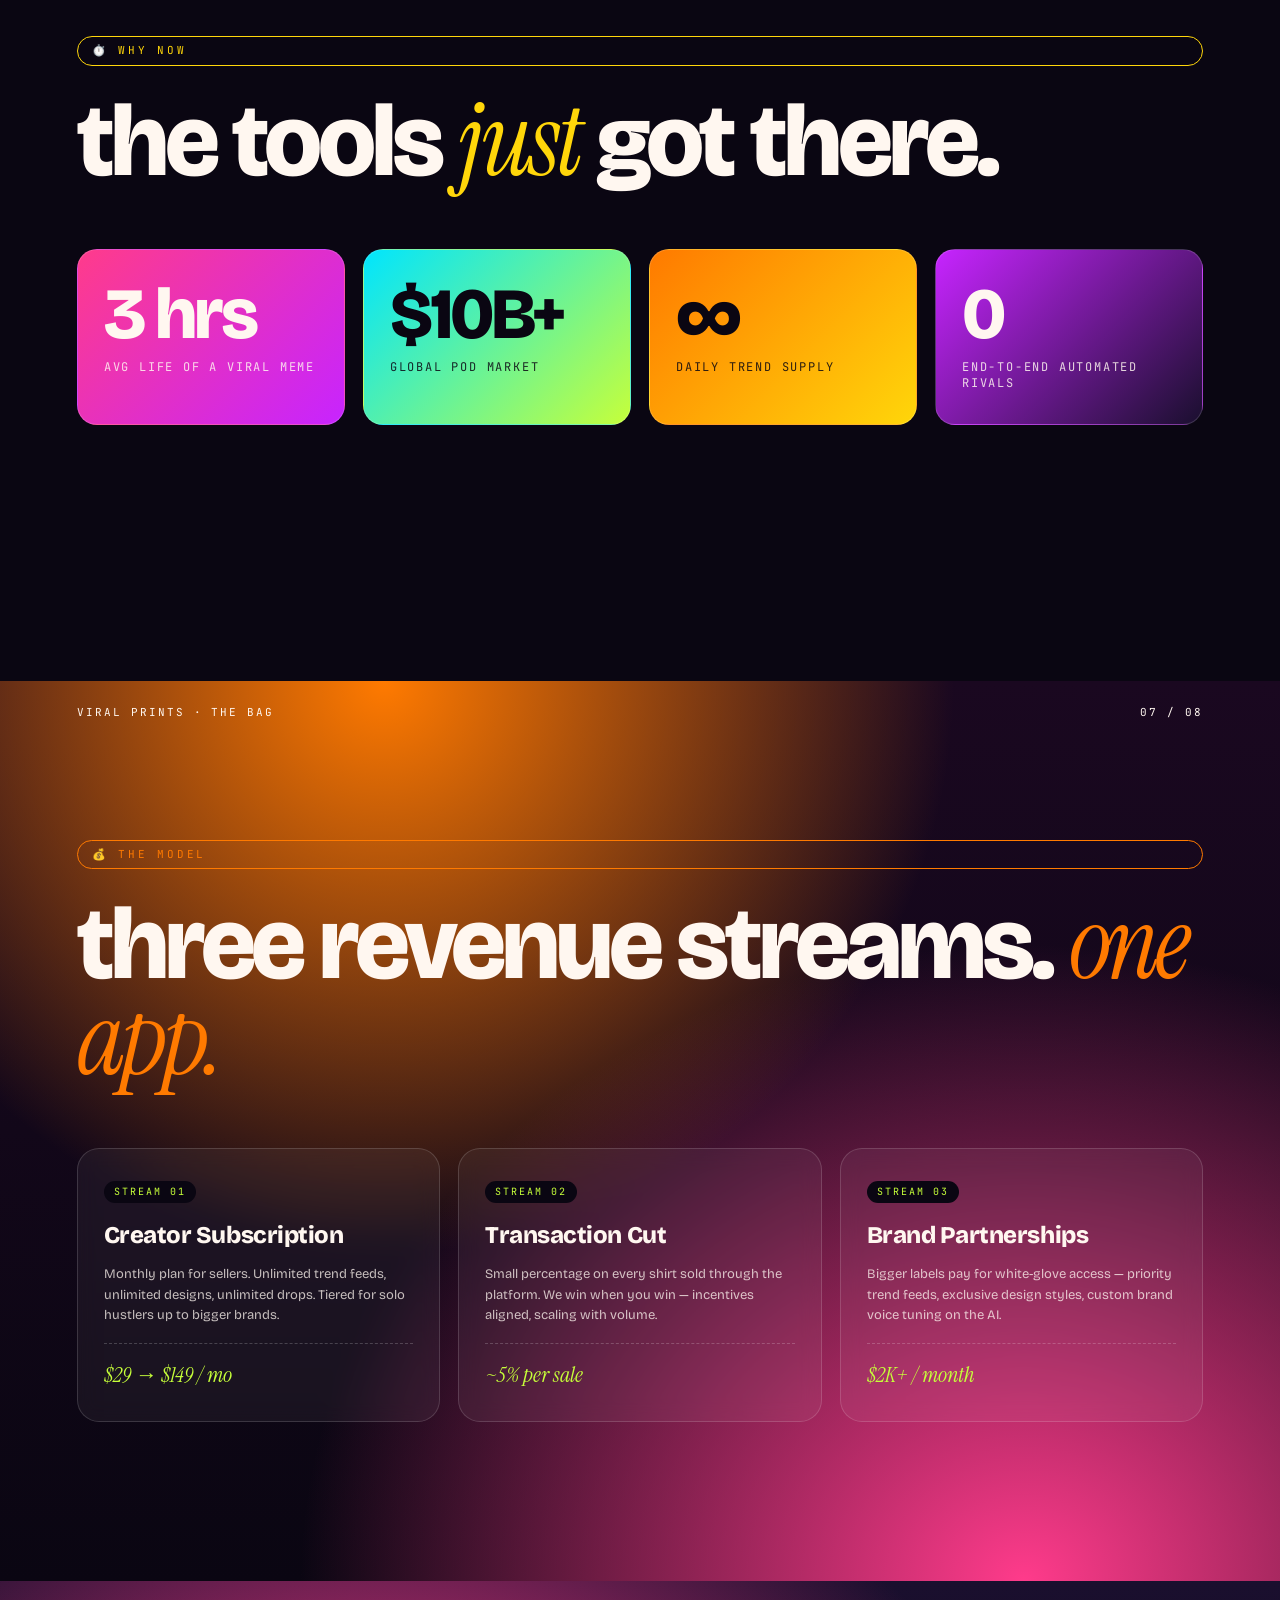
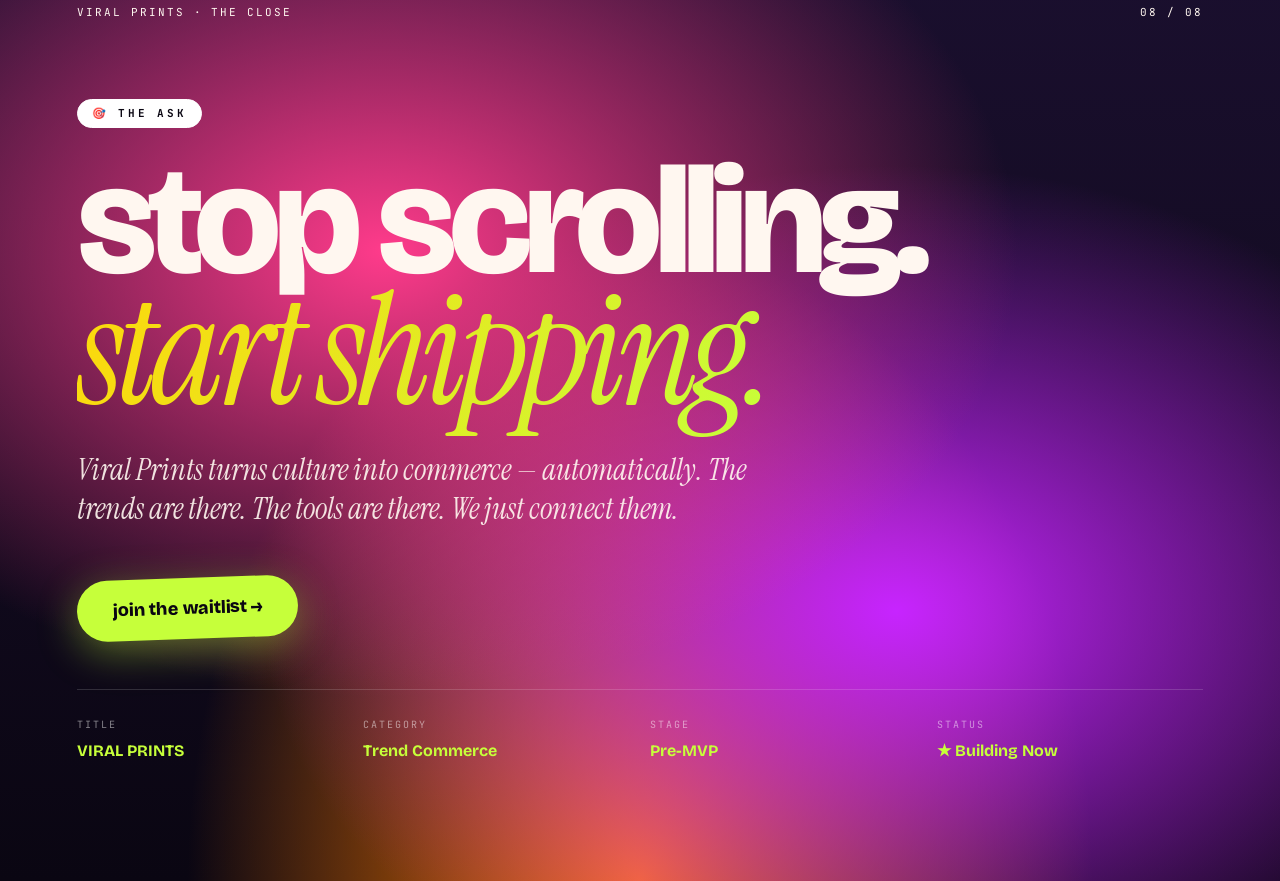
<file: decks/viral-prints.html>
<!DOCTYPE html>
<html lang="en">
<head>
<meta charset="UTF-8" />
<meta name="viewport" content="width=device-width, initial-scale=1.0" />
<title>VIRAL PRINTS — feed → fit → flip 💸</title>
<link rel="preconnect" href="https://fonts.googleapis.com">
<link rel="preconnect" href="https://fonts.gstatic.com" crossorigin>
<link href="https://fonts.googleapis.com/css2?family=Bricolage+Grotesque:opsz,wght@12..96,300;12..96,500;12..96,700;12..96,800&family=Instrument+Serif:ital@0;1&family=JetBrains+Mono:wght@400;700&display=swap" rel="stylesheet">
<style>
  :root {
    --bg: #0a0612;
    --bg2: #1a0f2e;
    --paper: #fff7f0;
    --pink: #ff3b8b;
    --magenta: #c724ff;
    --cyan: #00e5ff;
    --lime: #c6ff3a;
    --orange: #ff7a00;
    --yellow: #ffd60a;
    --ink: #0a0612;
  }
  * { margin: 0; padding: 0; box-sizing: border-box; }
  html { scroll-behavior: smooth; }
  body {
    background: var(--bg);
    color: var(--paper);
    font-family: 'Bricolage Grotesque', sans-serif;
    font-weight: 400;
    line-height: 1.4;
    overflow-x: hidden;
  }
  /* grain */
  body::before {
    content: '';
    position: fixed; inset: 0;
    background-image: url("data:image/svg+xml;utf8,<svg xmlns='http://www.w3.org/2000/svg' width='300' height='300'><filter id='n'><feTurbulence baseFrequency='0.9' numOctaves='3' seed='5'/><feColorMatrix values='0 0 0 0 1 0 0 0 0 1 0 0 0 0 1 0 0 0 0.08 0'/></filter><rect width='300' height='300' filter='url(%23n)'/></svg>");
    pointer-events: none;
    z-index: 100;
    mix-blend-mode: overlay;
    opacity: 0.5;
  }

  .slide {
    position: relative;
    min-height: 100vh;
    padding: 60px 6vw;
    display: flex;
    flex-direction: column;
    justify-content: center;
    overflow: hidden;
    z-index: 2;
  }

  .top-bar {
    position: absolute;
    top: 24px;
    left: 6vw;
    right: 6vw;
    display: flex;
    justify-content: space-between;
    align-items: center;
    font-family: 'JetBrains Mono', monospace;
    font-size: 11px;
    letter-spacing: 0.18em;
    text-transform: uppercase;
    z-index: 5;
  }
  .top-bar .live {
    display: flex; align-items: center; gap: 8px;
    background: var(--pink);
    color: white;
    padding: 4px 10px;
    border-radius: 100px;
    font-weight: 700;
  }
  .top-bar .live::before {
    content: '';
    width: 6px; height: 6px;
    background: white;
    border-radius: 50%;
    animation: blink 1s infinite;
  }
  @keyframes blink {
    0%,100% { opacity: 1; }
    50% { opacity: 0.3; }
  }

  /* shared headers */
  .kicker {
    display: inline-block;
    font-family: 'JetBrains Mono', monospace;
    font-size: 11px;
    letter-spacing: 0.25em;
    text-transform: uppercase;
    padding: 6px 14px;
    border-radius: 100px;
    border: 1px solid currentColor;
    margin-bottom: 28px;
  }

  h2.big {
    font-family: 'Bricolage Grotesque', sans-serif;
    font-weight: 800;
    font-size: clamp(48px, 8vw, 120px);
    line-height: 0.92;
    letter-spacing: -0.04em;
    margin-bottom: 30px;
  }
  h2.big em {
    font-family: 'Instrument Serif', serif;
    font-style: italic;
    font-weight: 400;
  }

  /* =================== 01 HERO =================== */
  .hero {
    background:
      radial-gradient(ellipse at 20% 0%, var(--magenta) 0%, transparent 50%),
      radial-gradient(ellipse at 100% 30%, var(--pink) 0%, transparent 55%),
      radial-gradient(ellipse at 0% 100%, var(--cyan) 0%, transparent 50%),
      radial-gradient(ellipse at 80% 100%, var(--orange) 0%, transparent 45%),
      linear-gradient(180deg, var(--bg2) 0%, var(--bg) 100%);
  }
  .hero-content {
    position: relative;
    z-index: 3;
    display: grid;
    grid-template-columns: 1.3fr 1fr;
    gap: 60px;
    align-items: center;
  }
  @media (max-width: 900px) { .hero-content { grid-template-columns: 1fr; gap: 40px; } }

  .hero h1 {
    font-family: 'Bricolage Grotesque', sans-serif;
    font-weight: 800;
    font-size: clamp(64px, 11vw, 180px);
    line-height: 0.86;
    letter-spacing: -0.05em;
    margin-bottom: 28px;
  }
  .hero h1 .grad {
    background: linear-gradient(120deg, var(--yellow), var(--lime), var(--cyan));
    -webkit-background-clip: text;
    background-clip: text;
    color: transparent;
    font-family: 'Instrument Serif', serif;
    font-style: italic;
    font-weight: 400;
  }
  .hero h1 .emoji {
    font-size: 0.7em;
    display: inline-block;
    animation: wiggle 2s infinite ease-in-out;
  }
  @keyframes wiggle {
    0%,100% { transform: rotate(-6deg); }
    50% { transform: rotate(6deg); }
  }
  .hero-sub {
    font-size: clamp(18px, 2.2vw, 26px);
    line-height: 1.45;
    max-width: 600px;
    color: rgba(255,247,240,0.85);
    margin-bottom: 32px;
  }
  .hero-sub b { color: var(--lime); font-weight: 700; }
  .hero-tags {
    display: flex;
    flex-wrap: wrap;
    gap: 10px;
  }
  .hero-tags span {
    font-family: 'JetBrains Mono', monospace;
    font-size: 12px;
    padding: 8px 14px;
    border-radius: 100px;
    background: rgba(255,255,255,0.12);
    backdrop-filter: blur(10px);
    border: 1px solid rgba(255,255,255,0.2);
  }

  /* phone mockup */
  .phone {
    position: relative;
    width: 100%;
    max-width: 320px;
    margin: 0 auto;
    aspect-ratio: 9/19;
    background: #000;
    border-radius: 38px;
    padding: 8px;
    box-shadow:
      0 0 0 2px rgba(255,255,255,0.1),
      0 30px 80px rgba(0,0,0,0.6),
      0 0 100px rgba(255,59,139,0.4);
    transform: rotate(-3deg);
    transition: transform 0.4s ease;
  }
  .phone:hover { transform: rotate(0deg) scale(1.02); }
  .phone-screen {
    width: 100%;
    height: 100%;
    border-radius: 30px;
    background: linear-gradient(180deg, #1a0f2e, #0a0612);
    overflow: hidden;
    position: relative;
    display: flex;
    flex-direction: column;
  }
  .phone-notch {
    position: absolute;
    top: 0;
    left: 50%;
    transform: translateX(-50%);
    width: 100px;
    height: 22px;
    background: #000;
    border-radius: 0 0 14px 14px;
    z-index: 4;
  }
  .phone-status {
    position: absolute;
    top: 6px;
    left: 16px;
    right: 16px;
    display: flex;
    justify-content: space-between;
    font-family: 'JetBrains Mono', monospace;
    font-size: 10px;
    color: white;
    z-index: 5;
  }
  .phone-feed {
    flex: 1;
    padding: 36px 14px 14px;
    overflow: hidden;
    display: flex;
    flex-direction: column;
    gap: 10px;
  }
  .feed-item {
    background: rgba(255,255,255,0.06);
    border: 1px solid rgba(255,255,255,0.1);
    border-radius: 14px;
    padding: 12px;
    backdrop-filter: blur(10px);
  }
  .feed-item .src {
    font-family: 'JetBrains Mono', monospace;
    font-size: 9px;
    color: var(--cyan);
    letter-spacing: 0.1em;
    margin-bottom: 4px;
  }
  .feed-item .ttl {
    font-size: 12px;
    font-weight: 700;
    margin-bottom: 6px;
    color: white;
  }
  .feed-item .stat {
    display: flex;
    gap: 8px;
    font-size: 9px;
    color: rgba(255,255,255,0.6);
  }
  .feed-item.fire { background: linear-gradient(135deg, rgba(255,59,139,0.3), rgba(199,36,255,0.2)); border-color: var(--pink); }
  .feed-item.fire .src { color: var(--yellow); }
  .phone-cta {
    margin: 0 14px 14px;
    background: linear-gradient(90deg, var(--lime), var(--cyan));
    color: var(--ink);
    text-align: center;
    padding: 12px;
    border-radius: 100px;
    font-weight: 800;
    font-size: 13px;
    letter-spacing: -0.01em;
  }

  /* =================== 02 PROBLEM =================== */
  .problem {
    background: linear-gradient(180deg, var(--bg) 0%, #1a0820 100%);
  }
  .problem .kicker { color: var(--pink); }
  .problem h2.big em { color: var(--pink); }
  .problem-grid {
    display: grid;
    grid-template-columns: repeat(auto-fit, minmax(240px, 1fr));
    gap: 18px;
    margin-top: 30px;
  }
  .pain-card {
    background: rgba(255,255,255,0.04);
    border: 1px solid rgba(255,255,255,0.1);
    border-radius: 20px;
    padding: 26px;
    position: relative;
    overflow: hidden;
  }
  .pain-card::before {
    content: '';
    position: absolute;
    top: -50%; right: -50%;
    width: 200px; height: 200px;
    background: radial-gradient(circle, var(--pink), transparent 70%);
    opacity: 0.15;
  }
  .pain-card .emoji {
    font-size: 36px;
    margin-bottom: 12px;
    display: block;
  }
  .pain-card .h {
    font-weight: 800;
    font-size: 22px;
    line-height: 1.1;
    margin-bottom: 10px;
    letter-spacing: -0.02em;
  }
  .pain-card .p {
    font-size: 14px;
    line-height: 1.5;
    color: rgba(255,247,240,0.7);
  }

  /* =================== 03 SOLUTION =================== */
  .solution {
    background:
      radial-gradient(ellipse at 100% 0%, var(--lime) 0%, transparent 45%),
      radial-gradient(ellipse at 0% 100%, var(--cyan) 0%, transparent 50%),
      linear-gradient(135deg, #0e2818, #0a0612 70%);
  }
  .solution .kicker { color: var(--lime); }
  .solution h2.big em { color: var(--lime); }
  .sol-statement {
    font-family: 'Instrument Serif', serif;
    font-style: italic;
    font-weight: 400;
    font-size: clamp(24px, 3.4vw, 44px);
    line-height: 1.2;
    max-width: 900px;
    color: rgba(255,247,240,0.95);
    margin-bottom: 50px;
  }
  .sol-statement b {
    font-family: 'Bricolage Grotesque', sans-serif;
    font-style: normal;
    font-weight: 800;
    background: var(--lime);
    color: var(--ink);
    padding: 2px 12px;
    border-radius: 8px;
    display: inline-block;
    transform: rotate(-1deg);
  }

  /* shirt grid showing AI variants */
  .shirt-grid {
    display: grid;
    grid-template-columns: repeat(auto-fit, minmax(180px, 1fr));
    gap: 20px;
    margin-top: 20px;
  }
  .shirt-card {
    background: rgba(255,255,255,0.05);
    border: 1px solid rgba(255,255,255,0.15);
    border-radius: 16px;
    padding: 18px;
    backdrop-filter: blur(10px);
    transition: transform 0.3s ease;
  }
  .shirt-card:hover { transform: translateY(-6px) rotate(-1deg); }
  .shirt-mock {
    aspect-ratio: 1;
    border-radius: 10px;
    margin-bottom: 14px;
    display: flex;
    align-items: center;
    justify-content: center;
    position: relative;
    overflow: hidden;
  }
  .shirt-mock-text {
    font-family: 'Bricolage Grotesque', sans-serif;
    font-weight: 800;
    font-size: 28px;
    line-height: 0.95;
    text-align: center;
    letter-spacing: -0.03em;
    z-index: 2;
    padding: 12px;
  }
  .shirt-card:nth-child(1) .shirt-mock {
    background: linear-gradient(135deg, #ff3b8b, #c724ff);
  }
  .shirt-card:nth-child(2) .shirt-mock {
    background: linear-gradient(135deg, #c6ff3a, #00e5ff);
  }
  .shirt-card:nth-child(2) .shirt-mock-text { color: var(--ink); }
  .shirt-card:nth-child(3) .shirt-mock {
    background: linear-gradient(135deg, #ff7a00, #ffd60a);
  }
  .shirt-card:nth-child(3) .shirt-mock-text { color: var(--ink); }
  .shirt-card:nth-child(4) .shirt-mock {
    background: linear-gradient(135deg, #1a0f2e, #c724ff);
  }
  .shirt-label {
    font-family: 'JetBrains Mono', monospace;
    font-size: 10px;
    letter-spacing: 0.15em;
    color: rgba(255,247,240,0.6);
    text-transform: uppercase;
    margin-bottom: 6px;
  }
  .shirt-stats {
    display: flex;
    justify-content: space-between;
    font-size: 12px;
    font-weight: 700;
  }
  .shirt-stats .price { color: var(--lime); }
  .shirt-stats .sold { color: var(--pink); }

  /* =================== 04 HOW IT WORKS =================== */
  .pipeline {
    background: var(--bg);
  }
  .pipeline .kicker { color: var(--cyan); }
  .pipeline h2.big em { color: var(--cyan); }
  .flow {
    display: grid;
    grid-template-columns: repeat(5, 1fr);
    gap: 12px;
    margin-top: 30px;
  }
  @media (max-width: 1000px) { .flow { grid-template-columns: repeat(2, 1fr); } }
  @media (max-width: 500px) { .flow { grid-template-columns: 1fr; } }
  .flow-step {
    padding: 24px 18px;
    border-radius: 18px;
    position: relative;
    background: rgba(255,255,255,0.04);
    border: 1px solid rgba(255,255,255,0.1);
    overflow: hidden;
    transition: transform 0.3s ease;
  }
  .flow-step:hover { transform: translateY(-6px); }
  .flow-step::before {
    content: '';
    position: absolute;
    top: 0; left: 0; right: 0;
    height: 4px;
  }
  .flow-step:nth-child(1)::before { background: var(--pink); }
  .flow-step:nth-child(2)::before { background: var(--orange); }
  .flow-step:nth-child(3)::before { background: var(--yellow); }
  .flow-step:nth-child(4)::before { background: var(--lime); }
  .flow-step:nth-child(5)::before { background: var(--cyan); }

  .flow-emoji {
    font-size: 32px;
    margin-bottom: 12px;
    display: block;
  }
  .flow-step .step-num {
    font-family: 'JetBrains Mono', monospace;
    font-size: 10px;
    letter-spacing: 0.2em;
    color: rgba(255,255,255,0.5);
    margin-bottom: 8px;
  }
  .flow-step .step-title {
    font-weight: 800;
    font-size: 20px;
    margin-bottom: 10px;
    letter-spacing: -0.02em;
  }
  .flow-step .step-desc {
    font-size: 12px;
    line-height: 1.5;
    color: rgba(255,247,240,0.7);
  }

  /* =================== 05 WHO IT'S FOR =================== */
  .audience {
    background:
      radial-gradient(ellipse at 50% 0%, var(--magenta) 0%, transparent 50%),
      linear-gradient(180deg, #1a0820, var(--bg));
  }
  .audience .kicker { color: var(--magenta); }
  .audience h2.big em { color: var(--magenta); }
  .who-grid {
    display: grid;
    grid-template-columns: repeat(auto-fit, minmax(220px, 1fr));
    gap: 18px;
    margin-top: 30px;
  }
  .who-card {
    border-radius: 20px;
    padding: 28px 22px;
    background: rgba(255,255,255,0.05);
    border: 1px solid rgba(255,255,255,0.1);
    backdrop-filter: blur(10px);
    position: relative;
    overflow: hidden;
  }
  .who-card:nth-child(1) { background: linear-gradient(135deg, rgba(255,59,139,0.2), rgba(255,255,255,0.05)); border-color: var(--pink); }
  .who-card:nth-child(2) { background: linear-gradient(135deg, rgba(198,255,58,0.2), rgba(255,255,255,0.05)); border-color: var(--lime); }
  .who-card:nth-child(3) { background: linear-gradient(135deg, rgba(0,229,255,0.2), rgba(255,255,255,0.05)); border-color: var(--cyan); }
  .who-card:nth-child(4) { background: linear-gradient(135deg, rgba(255,122,0,0.2), rgba(255,255,255,0.05)); border-color: var(--orange); }

  .who-icon {
    font-size: 40px;
    margin-bottom: 14px;
  }
  .who-h {
    font-weight: 800;
    font-size: 20px;
    letter-spacing: -0.02em;
    margin-bottom: 10px;
  }
  .who-p {
    font-size: 13px;
    line-height: 1.5;
    color: rgba(255,247,240,0.75);
  }

  /* =================== 06 WHY NOW =================== */
  .why {
    background: var(--bg);
  }
  .why .kicker { color: var(--yellow); }
  .why h2.big em { color: var(--yellow); }
  .stats {
    display: grid;
    grid-template-columns: repeat(auto-fit, minmax(200px, 1fr));
    gap: 18px;
    margin-top: 30px;
  }
  .stat-card {
    border-radius: 20px;
    padding: 32px 26px;
    border: 1px solid rgba(255,255,255,0.15);
    background: rgba(255,255,255,0.04);
    text-align: left;
    position: relative;
    overflow: hidden;
  }
  .stat-card:nth-child(1) { background: linear-gradient(135deg, var(--pink), var(--magenta)); }
  .stat-card:nth-child(2) { background: linear-gradient(135deg, var(--cyan), var(--lime)); color: var(--ink); }
  .stat-card:nth-child(3) { background: linear-gradient(135deg, var(--orange), var(--yellow)); color: var(--ink); }
  .stat-card:nth-child(4) { background: linear-gradient(135deg, var(--magenta), var(--bg2)); }

  .stat-num {
    font-family: 'Bricolage Grotesque', sans-serif;
    font-weight: 800;
    font-size: clamp(48px, 6vw, 72px);
    line-height: 0.9;
    letter-spacing: -0.04em;
    margin-bottom: 12px;
  }
  .stat-lbl {
    font-family: 'JetBrains Mono', monospace;
    font-size: 12px;
    letter-spacing: 0.15em;
    text-transform: uppercase;
    opacity: 0.85;
  }

  /* =================== marquee =================== */
  .marquee {
    overflow: hidden;
    background: var(--lime);
    color: var(--ink);
    padding: 16px 0;
    border-top: 2px solid var(--ink);
    border-bottom: 2px solid var(--ink);
  }
  .marquee-track {
    display: inline-flex;
    white-space: nowrap;
    animation: marquee 28s linear infinite;
    font-weight: 800;
    font-size: clamp(20px, 2.5vw, 32px);
    letter-spacing: -0.02em;
  }
  .marquee-track span { padding: 0 24px; }
  .marquee-track span::after {
    content: ' ✦ ';
    color: var(--pink);
    margin-left: 24px;
  }
  @keyframes marquee {
    from { transform: translateX(0); }
    to { transform: translateX(-50%); }
  }

  /* =================== 07 BUSINESS =================== */
  .business {
    background:
      radial-gradient(ellipse at 30% 0%, var(--orange) 0%, transparent 45%),
      radial-gradient(ellipse at 80% 100%, var(--pink) 0%, transparent 50%),
      linear-gradient(180deg, #1a0820, var(--bg));
  }
  .business .kicker { color: var(--orange); }
  .business h2.big em { color: var(--orange); }
  .biz-grid {
    display: grid;
    grid-template-columns: repeat(3, 1fr);
    gap: 18px;
    margin-top: 30px;
  }
  @media (max-width: 900px) { .biz-grid { grid-template-columns: 1fr; } }
  .biz-card {
    border-radius: 22px;
    padding: 30px 26px;
    background: rgba(255,255,255,0.05);
    border: 1px solid rgba(255,255,255,0.15);
    backdrop-filter: blur(10px);
    position: relative;
  }
  .biz-card .tag {
    display: inline-block;
    font-family: 'JetBrains Mono', monospace;
    font-size: 10px;
    letter-spacing: 0.2em;
    padding: 4px 10px;
    border-radius: 100px;
    background: var(--ink);
    color: var(--lime);
    margin-bottom: 16px;
  }
  .biz-card .h {
    font-weight: 800;
    font-size: 24px;
    margin-bottom: 12px;
    letter-spacing: -0.02em;
  }
  .biz-card .p {
    font-size: 13px;
    line-height: 1.55;
    color: rgba(255,247,240,0.75);
    margin-bottom: 18px;
  }
  .biz-card .price {
    font-family: 'Instrument Serif', serif;
    font-style: italic;
    font-size: 22px;
    color: var(--lime);
    padding-top: 16px;
    border-top: 1px dashed rgba(255,255,255,0.2);
  }

  /* =================== 08 CLOSE =================== */
  .close {
    background:
      radial-gradient(ellipse at 30% 30%, var(--pink) 0%, transparent 50%),
      radial-gradient(ellipse at 70% 70%, var(--magenta) 0%, transparent 50%),
      radial-gradient(ellipse at 50% 100%, var(--orange) 0%, transparent 50%),
      linear-gradient(180deg, var(--bg2), var(--bg));
  }
  .close-content {
    position: relative;
    z-index: 3;
  }
  .close .kicker {
    background: white;
    color: var(--ink);
    border-color: white;
    font-weight: 700;
  }
  .close-headline {
    font-family: 'Bricolage Grotesque', sans-serif;
    font-weight: 800;
    font-size: clamp(64px, 12vw, 200px);
    line-height: 0.85;
    letter-spacing: -0.05em;
    margin-bottom: 32px;
  }
  .close-headline em {
    font-family: 'Instrument Serif', serif;
    font-style: italic;
    font-weight: 400;
    background: linear-gradient(120deg, var(--yellow), var(--lime));
    -webkit-background-clip: text;
    background-clip: text;
    color: transparent;
  }
  .close-sub {
    font-family: 'Instrument Serif', serif;
    font-style: italic;
    font-size: clamp(20px, 2.4vw, 30px);
    line-height: 1.3;
    max-width: 720px;
    color: rgba(255,247,240,0.9);
    margin-bottom: 50px;
  }
  .close-cta {
    display: inline-block;
    background: var(--lime);
    color: var(--ink);
    padding: 18px 36px;
    border-radius: 100px;
    font-weight: 800;
    font-size: 18px;
    letter-spacing: -0.01em;
    margin-bottom: 50px;
    transform: rotate(-2deg);
    box-shadow: 0 10px 40px rgba(198,255,58,0.4);
  }
  .close-foot {
    display: grid;
    grid-template-columns: repeat(auto-fit, minmax(180px, 1fr));
    gap: 20px;
    padding-top: 28px;
    border-top: 1px solid rgba(255,255,255,0.15);
  }
  .close-foot-block .lbl {
    font-family: 'JetBrains Mono', monospace;
    font-size: 10px;
    letter-spacing: 0.2em;
    text-transform: uppercase;
    color: rgba(255,255,255,0.5);
    margin-bottom: 8px;
  }
  .close-foot-block .val {
    font-weight: 700;
    font-size: 16px;
    color: var(--lime);
  }

  /* sticker / stamps */
  .sticker {
    position: absolute;
    font-family: 'Bricolage Grotesque', sans-serif;
    font-weight: 800;
    font-size: 13px;
    padding: 8px 14px;
    border-radius: 8px;
    z-index: 4;
    text-transform: uppercase;
    letter-spacing: 0.04em;
    pointer-events: none;
  }
</style>
</head>
<body>

<!-- ============== 01 HERO ============== -->
<section class="slide hero">
  <div class="top-bar">
    <span><span class="live">● LIVE</span> &nbsp; VIRAL PRINTS · DECK '26</span>
    <span>01 / 08</span>
  </div>

  <div class="hero-content">
    <div>
      <h1>
        feed.<br>
        fit. <span class="emoji">🔥</span><br>
        <span class="grad">flip.</span>
      </h1>
      <p class="hero-sub">
        A meme drops on TikTok at 3 AM. By 3:07, your shirt is live on Shopify, posted to IG and X, and <b>printing money</b> while you sleep.
      </p>
      <div class="hero-tags">
        <span>#trendcommerce</span>
        <span>#aigenerated</span>
        <span>#shopify</span>
        <span>#fyp</span>
        <span>#print-on-demand</span>
      </div>
    </div>

    <div class="phone">
      <div class="phone-screen">
        <div class="phone-notch"></div>
        <div class="phone-status">
          <span>9:41</span>
          <span>📶 100%</span>
        </div>
        <div class="phone-feed">
          <div class="feed-item fire">
            <div class="src">🔥 SPIKING NOW</div>
            <div class="ttl">"delulu summer" meme</div>
            <div class="stat"><span>📈 +890%</span><span>2.1M views</span></div>
          </div>
          <div class="feed-item">
            <div class="src">TIKTOK</div>
            <div class="ttl">girl dinner remix audio</div>
            <div class="stat"><span>📈 +340%</span><span>800K</span></div>
          </div>
          <div class="feed-item">
            <div class="src">X</div>
            <div class="ttl">"it's giving..." format</div>
            <div class="stat"><span>📈 +220%</span><span>450K</span></div>
          </div>
        </div>
        <div class="phone-cta">🚀 GENERATE DESIGNS</div>
      </div>
    </div>
  </div>
</section>

<!-- ============== 02 PROBLEM ============== -->
<section class="slide problem">
  <div class="top-bar">
    <span>VIRAL PRINTS · THE PROBLEM</span>
    <span>02 / 08</span>
  </div>

  <span class="kicker">⚠️ the gap</span>
  <h2 class="big">trends move in <em>hours</em>.<br>sellers move in <em>weeks</em>.</h2>

  <div class="problem-grid">
    <div class="pain-card">
      <span class="emoji">👀</span>
      <div class="h">trend blindness</div>
      <div class="p">You scroll. You guess. You list. The meme already died two days ago. Welcome to print-on-demand.</div>
    </div>
    <div class="pain-card">
      <span class="emoji">🐢</span>
      <div class="h">design lag</div>
      <div class="p">Sketch → mockup → upload → wait. The moment is gone before your shirt even renders.</div>
    </div>
    <div class="pain-card">
      <span class="emoji">📱</span>
      <div class="h">manual posting</div>
      <div class="p">Captions. Hashtags. Five platforms. Three hours every drop. Nobody has time for that.</div>
    </div>
    <div class="pain-card">
      <span class="emoji">🎲</span>
      <div class="h">no feedback</div>
      <div class="p">You have no clue what actually converts. Every drop is a coin flip. The house always wins.</div>
    </div>
  </div>
</section>

<!-- ============== 03 SOLUTION ============== -->
<section class="slide solution">
  <div class="top-bar">
    <span>VIRAL PRINTS · THE SOLUTION</span>
    <span>03 / 08</span>
  </div>

  <span class="kicker">✨ the move</span>
  <h2 class="big">one tap. <em>trend → tee → cash.</em></h2>

  <p class="sol-statement">
    Viral Prints detects a meme, drops <b>3 shirt variants</b>, lists on Shopify, and posts to Instagram + X — all before your coffee cools. You approve. It sells.
  </p>

  <div class="shirt-label" style="margin-bottom: 6px;">→ AI-generated variants from a single trend signal</div>
  <div class="shirt-grid">
    <div class="shirt-card">
      <div class="shirt-mock">
        <div class="shirt-mock-text">DELULU<br>IS THE<br>SOLULU</div>
      </div>
      <div class="shirt-label">variant 01 · soft</div>
      <div class="shirt-stats"><span class="price">$28</span><span class="sold">847 sold</span></div>
    </div>
    <div class="shirt-card">
      <div class="shirt-mock">
        <div class="shirt-mock-text">it's<br><em style="font-family:'Instrument Serif';font-style:italic;">giving</em></div>
      </div>
      <div class="shirt-label">variant 02 · bold</div>
      <div class="shirt-stats"><span class="price">$32</span><span class="sold">612 sold</span></div>
    </div>
    <div class="shirt-card">
      <div class="shirt-mock">
        <div class="shirt-mock-text">GIRL<br>DINNER ✦</div>
      </div>
      <div class="shirt-label">variant 03 · retro</div>
      <div class="shirt-stats"><span class="price">$29</span><span class="sold">1.2K sold</span></div>
    </div>
    <div class="shirt-card">
      <div class="shirt-mock">
        <div class="shirt-mock-text" style="color:var(--cyan);">no<br>thoughts<br>head<br>empty</div>
      </div>
      <div class="shirt-label">variant 04 · minimal</div>
      <div class="shirt-stats"><span class="price">$26</span><span class="sold">540 sold</span></div>
    </div>
  </div>
</section>

<!-- ============== marquee ============== -->
<div class="marquee">
  <div class="marquee-track">
    <span>trend detected</span>
    <span>design generated</span>
    <span>shopify listed</span>
    <span>reel posted</span>
    <span>sales tracked</span>
    <span>repeat 🔁</span>
    <span>trend detected</span>
    <span>design generated</span>
    <span>shopify listed</span>
    <span>reel posted</span>
    <span>sales tracked</span>
    <span>repeat 🔁</span>
  </div>
</div>

<!-- ============== 04 HOW IT WORKS ============== -->
<section class="slide pipeline">
  <div class="top-bar">
    <span>VIRAL PRINTS · THE FLOW</span>
    <span>04 / 08</span>
  </div>

  <span class="kicker">⚡ the pipeline</span>
  <h2 class="big">5 steps. <em>zero brain cells.</em></h2>

  <div class="flow">
    <div class="flow-step">
      <span class="flow-emoji">🔍</span>
      <div class="step-num">STEP 01</div>
      <div class="step-title">Scrape</div>
      <div class="step-desc">Live scans of TikTok, X, Reddit, IG. Memes + sounds + hashtags caught at the spark.</div>
    </div>
    <div class="flow-step">
      <span class="flow-emoji">📊</span>
      <div class="step-num">STEP 02</div>
      <div class="step-title">Rank</div>
      <div class="step-desc">Cross-ref with live merch sales. Score by velocity + commercial signal.</div>
    </div>
    <div class="flow-step">
      <span class="flow-emoji">🎨</span>
      <div class="step-num">STEP 03</div>
      <div class="step-title">Design</div>
      <div class="step-desc">AI cooks 3 shirt variants per trend. On-aesthetic. Print-ready. Instant.</div>
    </div>
    <div class="flow-step">
      <span class="flow-emoji">🚀</span>
      <div class="step-num">STEP 04</div>
      <div class="step-title">Deploy</div>
      <div class="step-desc">Shopify lists it. IG reel + X post drafted. One click pushes all platforms.</div>
    </div>
    <div class="flow-step">
      <span class="flow-emoji">🧠</span>
      <div class="step-num">STEP 05</div>
      <div class="step-title">Learn</div>
      <div class="step-desc">Conversion data feeds back. Algorithm sharpens. Next drop hits harder.</div>
    </div>
  </div>
</section>

<!-- ============== 05 AUDIENCE ============== -->
<section class="slide audience">
  <div class="top-bar">
    <span>VIRAL PRINTS · WHO IT'S FOR</span>
    <span>05 / 08</span>
  </div>

  <span class="kicker">👥 the users</span>
  <h2 class="big">built for the <em>terminally online</em>.</h2>

  <div class="who-grid">
    <div class="who-card">
      <div class="who-icon">📱</div>
      <div class="who-h">Influencers</div>
      <div class="who-p">100K+ followers, drop merch every other week, want to capitalize on every viral moment without designing anything themselves.</div>
    </div>
    <div class="who-card">
      <div class="who-icon">🎨</div>
      <div class="who-h">POD Sellers</div>
      <div class="who-p">Already running Shopify stores, grinding on trends, tired of being one week late on every meme that drops.</div>
    </div>
    <div class="who-card">
      <div class="who-icon">💼</div>
      <div class="who-h">Side Hustlers</div>
      <div class="who-p">Want passive income, no design skills, no time. Looking for the lowest-effort way to ride viral waves.</div>
    </div>
    <div class="who-card">
      <div class="who-icon">🚀</div>
      <div class="who-h">Streetwear Brands</div>
      <div class="who-p">Cult micro-brands tapped into culture, want to drop reactive capsules in hours instead of months.</div>
    </div>
  </div>
</section>

<!-- ============== 06 WHY NOW ============== -->
<section class="slide why">
  <div class="top-bar">
    <span>VIRAL PRINTS · THE WINDOW</span>
    <span>06 / 08</span>
  </div>

  <span class="kicker">⏱️ why now</span>
  <h2 class="big">the tools <em>just</em> got there.</h2>

  <div class="stats">
    <div class="stat-card">
      <div class="stat-num">3 hrs</div>
      <div class="stat-lbl">avg life of a viral meme</div>
    </div>
    <div class="stat-card">
      <div class="stat-num">$10B+</div>
      <div class="stat-lbl">global pod market</div>
    </div>
    <div class="stat-card">
      <div class="stat-num">∞</div>
      <div class="stat-lbl">daily trend supply</div>
    </div>
    <div class="stat-card">
      <div class="stat-num">0</div>
      <div class="stat-lbl">end-to-end automated rivals</div>
    </div>
  </div>
</section>

<!-- ============== 07 BUSINESS ============== -->
<section class="slide business">
  <div class="top-bar">
    <span>VIRAL PRINTS · THE BAG</span>
    <span>07 / 08</span>
  </div>

  <span class="kicker">💰 the model</span>
  <h2 class="big">three revenue streams. <em>one app.</em></h2>

  <div class="biz-grid">
    <div class="biz-card">
      <span class="tag">STREAM 01</span>
      <div class="h">Creator Subscription</div>
      <div class="p">Monthly plan for sellers. Unlimited trend feeds, unlimited designs, unlimited drops. Tiered for solo hustlers up to bigger brands.</div>
      <div class="price">$29 → $149 / mo</div>
    </div>
    <div class="biz-card">
      <span class="tag">STREAM 02</span>
      <div class="h">Transaction Cut</div>
      <div class="p">Small percentage on every shirt sold through the platform. We win when you win — incentives aligned, scaling with volume.</div>
      <div class="price">~5% per sale</div>
    </div>
    <div class="biz-card">
      <span class="tag">STREAM 03</span>
      <div class="h">Brand Partnerships</div>
      <div class="p">Bigger labels pay for white-glove access — priority trend feeds, exclusive design styles, custom brand voice tuning on the AI.</div>
      <div class="price">$2K+ / month</div>
    </div>
  </div>
</section>

<!-- ============== 08 CLOSE ============== -->
<section class="slide close">
  <div class="top-bar">
    <span>VIRAL PRINTS · THE CLOSE</span>
    <span>08 / 08</span>
  </div>

  <div class="close-content">
    <span class="kicker">🎯 the ask</span>
    <h1 class="close-headline">
      stop scrolling.<br>
      <em>start shipping.</em>
    </h1>
    <p class="close-sub">
      Viral Prints turns culture into commerce — automatically. The trends are there. The tools are there. We just connect them.
    </p>

    <a class="close-cta">join the waitlist →</a>

    <div class="close-foot">
      <div class="close-foot-block">
        <div class="lbl">Title</div>
        <div class="val">VIRAL PRINTS</div>
      </div>
      <div class="close-foot-block">
        <div class="lbl">Category</div>
        <div class="val">Trend Commerce</div>
      </div>
      <div class="close-foot-block">
        <div class="lbl">Stage</div>
        <div class="val">Pre-MVP</div>
      </div>
      <div class="close-foot-block">
        <div class="lbl">Status</div>
        <div class="val">★ Building Now</div>
      </div>
    </div>
  </div>
</section>

</body>
</html>
</file>
<file: css/site.css>
/* ============================================================
   Christopher Jauregui — personal site
   Warm-dark · amber glow · story-driven
   Hand-built, no framework.
   ============================================================ */

/* ---------- Reset ---------- */
*, *::before, *::after { box-sizing: border-box; margin: 0; padding: 0; }
html { scroll-behavior: smooth; -webkit-text-size-adjust: 100%; }
@media (prefers-reduced-motion: reduce) { html { scroll-behavior: auto; } }
img { max-width: 100%; display: block; }
a { color: inherit; text-decoration: none; }
button { font: inherit; cursor: pointer; }

/* ---------- Tokens ---------- */
:root {
  --bg:        #0a0a0b;
  --bg-2:      #121214;
  --bg-3:      #1a1a1d;
  --ink:       #f3f3f5;
  --ink-2:     #b2b2ba;
  --ink-3:     #74747d;
  --accent:    #4ade80;
  --accent-2:  #22c55e;
  --accent-ink:#04160b;
  --glow:      rgba(74, 222, 128, .28);
  --line:      rgba(243, 243, 245, .11);
  --line-2:    rgba(243, 243, 245, .06);

  --maxw: 1080px;
  --pad: clamp(20px, 5vw, 40px);

  --f-display: "Fraunces", Georgia, serif;
  --f-body: "Inter", system-ui, -apple-system, sans-serif;
  --f-mono: "JetBrains Mono", ui-monospace, monospace;

  --r: 16px;
  --r-lg: 24px;
}

/* ---------- Base ---------- */
body {
  background: var(--bg);
  color: var(--ink);
  font-family: var(--f-body);
  font-size: 17px;
  line-height: 1.65;
  letter-spacing: .002em;
  -webkit-font-smoothing: antialiased;
  overflow-x: hidden;
  position: relative;
}

/* subtle warm grain + top glow */
body::before {
  content: "";
  position: fixed;
  inset: 0;
  pointer-events: none;
  z-index: 0;
  background:
    radial-gradient(900px 500px at 78% -8%, rgba(74,222,128,.10), transparent 60%),
    radial-gradient(700px 500px at 10% 0%, rgba(34,197,94,.05), transparent 55%);
}
body::after {
  content: "";
  position: fixed;
  inset: 0;
  pointer-events: none;
  z-index: 1;
  opacity: .035;
  mix-blend-mode: overlay;
  background-image: url("data:image/svg+xml,%3Csvg xmlns='http://www.w3.org/2000/svg' width='140' height='140'%3E%3Cfilter id='n'%3E%3CfeTurbulence type='fractalNoise' baseFrequency='.85' numOctaves='2'/%3E%3C/filter%3E%3Crect width='100%25' height='100%25' filter='url(%23n)'/%3E%3C/svg%3E");
}

/* Ambient floating-node network canvas */
#bg-nodes {
  position: fixed;
  inset: 0;
  width: 100%;
  height: 100%;
  z-index: 0;
  pointer-events: none;
}

main, header, footer, nav { position: relative; z-index: 2; }

.wrap { width: 100%; max-width: var(--maxw); margin: 0 auto; padding-inline: var(--pad); }

/* ---------- Type ---------- */
h1, h2, h3 { font-family: var(--f-display); font-weight: 500; line-height: 1.08; letter-spacing: -.01em; }
.kicker {
  font-family: var(--f-mono);
  font-size: 12.5px;
  letter-spacing: .18em;
  text-transform: uppercase;
  color: var(--accent);
  display: inline-flex;
  align-items: center;
  gap: 10px;
}
.kicker::before {
  content: "";
  width: 22px; height: 1px;
  background: var(--accent);
  opacity: .7;
}
.muted { color: var(--ink-2); }
.dim { color: var(--ink-3); }
.accent { color: var(--accent); }

/* ---------- Nav ---------- */
.nav {
  position: sticky; top: 0;
  z-index: 50;
  backdrop-filter: blur(10px);
  background: color-mix(in srgb, var(--bg) 78%, transparent);
  border-bottom: 1px solid transparent;
  transition: border-color .3s, background .3s;
}
.nav.scrolled { border-bottom-color: var(--line); }
.nav__inner {
  max-width: var(--maxw); margin: 0 auto; padding: 14px var(--pad);
  display: flex; align-items: center; justify-content: space-between;
}
.mono-logo {
  font-family: var(--f-mono);
  font-weight: 700;
  letter-spacing: .06em;
  font-size: 15px;
}
.mono-logo b { color: var(--accent); }
.nav__links { display: flex; align-items: center; gap: 28px; }
.nav__links a {
  font-size: 14px; color: var(--ink-2);
  transition: color .2s;
}
.nav__links a:hover { color: var(--ink); }
.nav__links .btn-sm { color: var(--accent-ink); }
@media (max-width: 720px) { .nav__links a:not(.btn-sm) { display: none; } }

/* ---------- Buttons ---------- */
.btn {
  display: inline-flex; align-items: center; gap: 9px;
  padding: 13px 22px;
  border-radius: 999px;
  font-size: 15px; font-weight: 600;
  border: 1px solid var(--line);
  transition: transform .2s, background .2s, border-color .2s, box-shadow .2s;
  white-space: nowrap;
}
.btn:hover { transform: translateY(-2px); }
.btn-primary {
  background: linear-gradient(180deg, var(--accent), var(--accent-2));
  color: var(--accent-ink);
  border-color: transparent;
  box-shadow: 0 6px 22px -8px var(--glow);
}
.btn-primary:hover { box-shadow: 0 12px 30px -8px var(--glow); }
.btn-ghost { background: transparent; color: var(--ink); }
.btn-ghost:hover { border-color: var(--accent); color: var(--accent); }
.btn-sm { padding: 9px 16px; font-size: 13.5px; }

/* ---------- Sections ---------- */
section { padding-block: clamp(64px, 10vw, 118px); }
.sec-head { max-width: 640px; margin-bottom: 48px; }
.sec-head h2 { font-size: clamp(30px, 5vw, 46px); margin-top: 16px; }
.sec-head p { margin-top: 16px; color: var(--ink-2); font-size: 18px; }

/* ---------- Hero ---------- */
.hero { padding-top: clamp(56px, 9vw, 96px); padding-bottom: clamp(48px, 8vw, 90px); }
.hero__grid {
  display: grid;
  grid-template-columns: 1.4fr .85fr;
  gap: clamp(32px, 6vw, 72px);
  align-items: center;
}
@media (max-width: 860px) { .hero__grid { grid-template-columns: 1fr; } }
.hero h1 {
  font-size: clamp(40px, 8vw, 76px);
  margin: 22px 0 0;
}
.hero h1 .em { color: var(--accent); font-style: italic; text-shadow: 0 0 40px var(--glow); }
.hero__sub {
  margin-top: 26px;
  font-size: clamp(17px, 2.3vw, 20px);
  color: var(--ink-2);
  max-width: 33ch;
}
.hero__cta { margin-top: 34px; display: flex; flex-wrap: wrap; gap: 14px; }
.hero__status {
  margin-top: 30px;
  font-family: var(--f-mono);
  font-size: 12.5px;
  color: var(--ink-3);
  letter-spacing: .03em;
  display: flex; flex-wrap: wrap; gap: 8px 18px;
}
.hero__status .live-dot { color: var(--accent); }
.pulse {
  display: inline-block; width: 7px; height: 7px; border-radius: 50%;
  background: var(--accent); margin-right: 7px; vertical-align: middle;
  box-shadow: 0 0 0 0 var(--glow);
  animation: pulse 2.4s infinite;
}
@keyframes pulse {
  0% { box-shadow: 0 0 0 0 var(--glow); }
  70% { box-shadow: 0 0 0 9px transparent; }
  100% { box-shadow: 0 0 0 0 transparent; }
}
.portrait {
  position: relative;
  border-radius: var(--r-lg);
  overflow: hidden;
  border: 1px solid var(--line);
  aspect-ratio: 4 / 5;
  background: var(--bg-2);
  box-shadow: 0 30px 60px -30px rgba(0,0,0,.7);
}
.portrait img { width: 100%; height: 100%; object-fit: cover; }
.portrait::after {
  content: ""; position: absolute; inset: 0;
  background: linear-gradient(180deg, transparent 55%, rgba(6,7,9,.55));
}
@media (max-width: 860px) { .portrait { max-width: 320px; } }

/* ---------- Story ---------- */
.story { background: linear-gradient(180deg, transparent, var(--bg-2) 40%, var(--bg-2) 60%, transparent); }
.story__beats { display: grid; gap: 30px; margin-top: 44px; }
.beat {
  display: grid; grid-template-columns: auto 1fr; gap: 24px;
  padding: 26px 28px;
  border: 1px solid var(--line-2);
  border-radius: var(--r);
  background: rgba(255, 255, 255, .022);
}
.beat__yr {
  font-family: var(--f-mono); font-size: 13px; color: var(--accent);
  letter-spacing: .04em; padding-top: 6px; white-space: nowrap;
}
.beat h3 { font-size: 24px; margin-bottom: 8px; }
.beat p { color: var(--ink-2); }
@media (max-width: 620px) { .beat { grid-template-columns: 1fr; gap: 8px; } }

/* ---------- Stats ---------- */
.stats {
  display: grid; grid-template-columns: repeat(3, 1fr);
  gap: 18px; margin-top: 12px;
}
.stat {
  padding: 26px 24px; border: 1px solid var(--line-2);
  border-radius: var(--r); background: var(--bg-2);
}
.stat b { font-family: var(--f-display); font-size: 40px; color: var(--accent); display: block; line-height: 1; }
.stat span { font-size: 14px; color: var(--ink-2); display: block; margin-top: 10px; }
@media (max-width: 620px) { .stats { grid-template-columns: 1fr; } }

/* ---------- Capabilities ---------- */
.caps { display: grid; grid-template-columns: repeat(3, 1fr); gap: 20px; margin-top: 40px; }
.cap { padding: 28px 26px; border: 1px solid var(--line-2); border-radius: var(--r); background: var(--bg-2); }
.cap h3 { font-size: 20px; margin-bottom: 14px; }
.cap ul { list-style: none; display: grid; gap: 9px; }
.cap li { font-size: 14.5px; color: var(--ink-2); padding-left: 18px; position: relative; }
.cap li::before { content: "▸"; position: absolute; left: 0; color: var(--accent); font-size: 12px; }
@media (max-width: 800px) { .caps { grid-template-columns: 1fr; } }

/* ---------- Work / ventures ---------- */
.cards { display: grid; grid-template-columns: repeat(2, 1fr); gap: 20px; margin-top: 40px; }
@media (max-width: 720px) { .cards { grid-template-columns: 1fr; } }
.card {
  display: flex; flex-direction: column;
  padding: 28px; border: 1px solid var(--line);
  border-radius: var(--r-lg); background: var(--bg-2);
  transition: transform .25s, border-color .25s, box-shadow .25s;
  position: relative; overflow: hidden;
}
.card::before {
  content: ""; position: absolute; inset: 0 0 auto 0; height: 2px;
  background: linear-gradient(90deg, var(--accent), transparent);
  opacity: 0; transition: opacity .25s;
}
.card:hover { transform: translateY(-4px); border-color: color-mix(in srgb, var(--accent) 40%, var(--line)); box-shadow: 0 24px 50px -30px rgba(0,0,0,.8); }
.card:hover::before { opacity: 1; }
.card__top { display: flex; align-items: flex-start; justify-content: space-between; gap: 12px; }
.card h3 { font-size: 25px; }
.card__tag { font-family: var(--f-mono); font-size: 11px; letter-spacing: .12em; color: var(--ink-3); text-transform: uppercase; margin-top: 12px; }
.card p { color: var(--ink-2); margin-top: 14px; font-size: 15px; flex: 1; }
.card__foot { margin-top: 20px; display: flex; align-items: center; gap: 14px; }
.card__link { font-size: 14px; font-weight: 600; color: var(--accent); display: inline-flex; align-items: center; gap: 6px; }
.card__link:hover { text-decoration: underline; }

.badge {
  font-family: var(--f-mono); font-size: 10.5px; letter-spacing: .1em; text-transform: uppercase;
  padding: 5px 10px; border-radius: 999px; white-space: nowrap;
}
.badge-live { color: #0e1a0e; background: #b6e26a; }
.badge-live::before { content: "● "; }
.badge-dev { color: var(--accent); border: 1px solid color-mix(in srgb, var(--accent) 45%, transparent); }
.badge-biz { color: var(--ink-2); border: 1px solid var(--line); }
.badge-concept { color: var(--ink-3); border: 1px dashed var(--line); }

/* Concept cards read as ideas, not shipped work */
.card--concept { background: transparent; border-style: dashed; border-color: var(--line); }
.card--concept:hover { border-style: solid; }
.also-exploring {
  margin-top: 26px; font-size: 14.5px; color: var(--ink-3);
  padding-left: 18px; border-left: 2px solid var(--line);
}
.also-exploring b { color: var(--ink-2); font-weight: 600; }

/* ---------- Origin (Alien Run) — light aside ---------- */
.origin-snippet { padding-block: clamp(22px, 3.5vw, 38px); }
.snippet {
  display: flex; align-items: center; justify-content: space-between; gap: 26px;
  padding: 20px 26px;
  border: 1px solid var(--line-2);
  border-radius: var(--r);
  background: var(--bg-2);
}
.snippet__text { max-width: 74ch; }
.snippet__text .kicker { margin-bottom: 10px; }
.snippet__text p { color: var(--ink-2); font-size: 14.5px; margin-top: 8px; }
.snippet__text b { color: var(--ink); font-weight: 600; }
.snippet .btn { flex: none; }
@media (max-width: 640px) { .snippet { flex-direction: column; align-items: flex-start; } }

/* ---------- Experience timeline ---------- */
.tl { margin-top: 40px; display: grid; gap: 0; }
.tl__row {
  display: grid; grid-template-columns: 150px 1fr; gap: 24px;
  padding: 24px 0; border-top: 1px solid var(--line-2);
}
.tl__row:last-child { border-bottom: 1px solid var(--line-2); }
.tl__when { font-family: var(--f-mono); font-size: 13px; color: var(--accent); letter-spacing: .02em; }
.tl__what h3 { font-size: 21px; }
.tl__what .org { color: var(--ink); font-weight: 600; }
.tl__what p { color: var(--ink-2); font-size: 14.5px; margin-top: 6px; }
@media (max-width: 620px) { .tl__row { grid-template-columns: 1fr; gap: 6px; } }

.edu { margin-top: 34px; display: flex; flex-wrap: wrap; gap: 10px; }
.edu span {
  font-size: 13px; color: var(--ink-2);
  padding: 8px 14px; border: 1px solid var(--line-2); border-radius: 999px; background: var(--bg-2);
}
.edu span b { color: var(--ink); font-weight: 600; }

/* ---------- Testimonials ---------- */
.quotes { display: grid; grid-template-columns: 1fr 1fr; gap: 20px; margin-top: 40px; }
@media (max-width: 720px) { .quotes { grid-template-columns: 1fr; } }
.quote {
  padding: 34px 32px; border: 1px solid var(--line-2);
  border-radius: var(--r-lg); background: var(--bg-2); position: relative;
}
.quote::before {
  content: "\201C"; position: absolute; top: 6px; left: 22px;
  font-family: var(--f-display); font-size: 90px; line-height: 1;
  color: var(--accent); opacity: .22;
}
.quote blockquote {
  font-family: var(--f-display); font-style: italic;
  font-size: 20px; line-height: 1.45; color: var(--ink);
  position: relative; z-index: 1;
}
.quote figcaption { margin-top: 22px; display: flex; flex-direction: column; gap: 4px; }
.q-name { font-weight: 600; color: var(--ink); }
.q-role {
  font-family: var(--f-mono); font-size: 11px; letter-spacing: .04em;
  color: var(--ink-3); text-transform: uppercase;
}

/* ---------- Contact ---------- */
.contact { text-align: center; }
.contact .wrap { max-width: 720px; }
.contact h2 { font-size: clamp(34px, 6vw, 56px); }
.contact p { color: var(--ink-2); font-size: 19px; margin: 20px auto 0; max-width: 46ch; }
.contact__btns { margin-top: 38px; display: flex; flex-wrap: wrap; gap: 14px; justify-content: center; }

/* ---------- Footer ---------- */
footer { border-top: 1px solid var(--line-2); padding: 40px 0; }
footer .wrap { display: flex; flex-wrap: wrap; gap: 12px; justify-content: space-between; align-items: center; }
footer p { font-size: 13px; color: var(--ink-3); font-family: var(--f-mono); letter-spacing: .02em; }

/* ---------- Reveal on scroll ---------- */
.reveal { opacity: 0; transform: translateY(22px); transition: opacity .7s cubic-bezier(.2,.7,.2,1), transform .7s cubic-bezier(.2,.7,.2,1); }
.reveal.in { opacity: 1; transform: none; }
@media (prefers-reduced-motion: reduce) { .reveal { opacity: 1; transform: none; transition: none; } }
</file>
